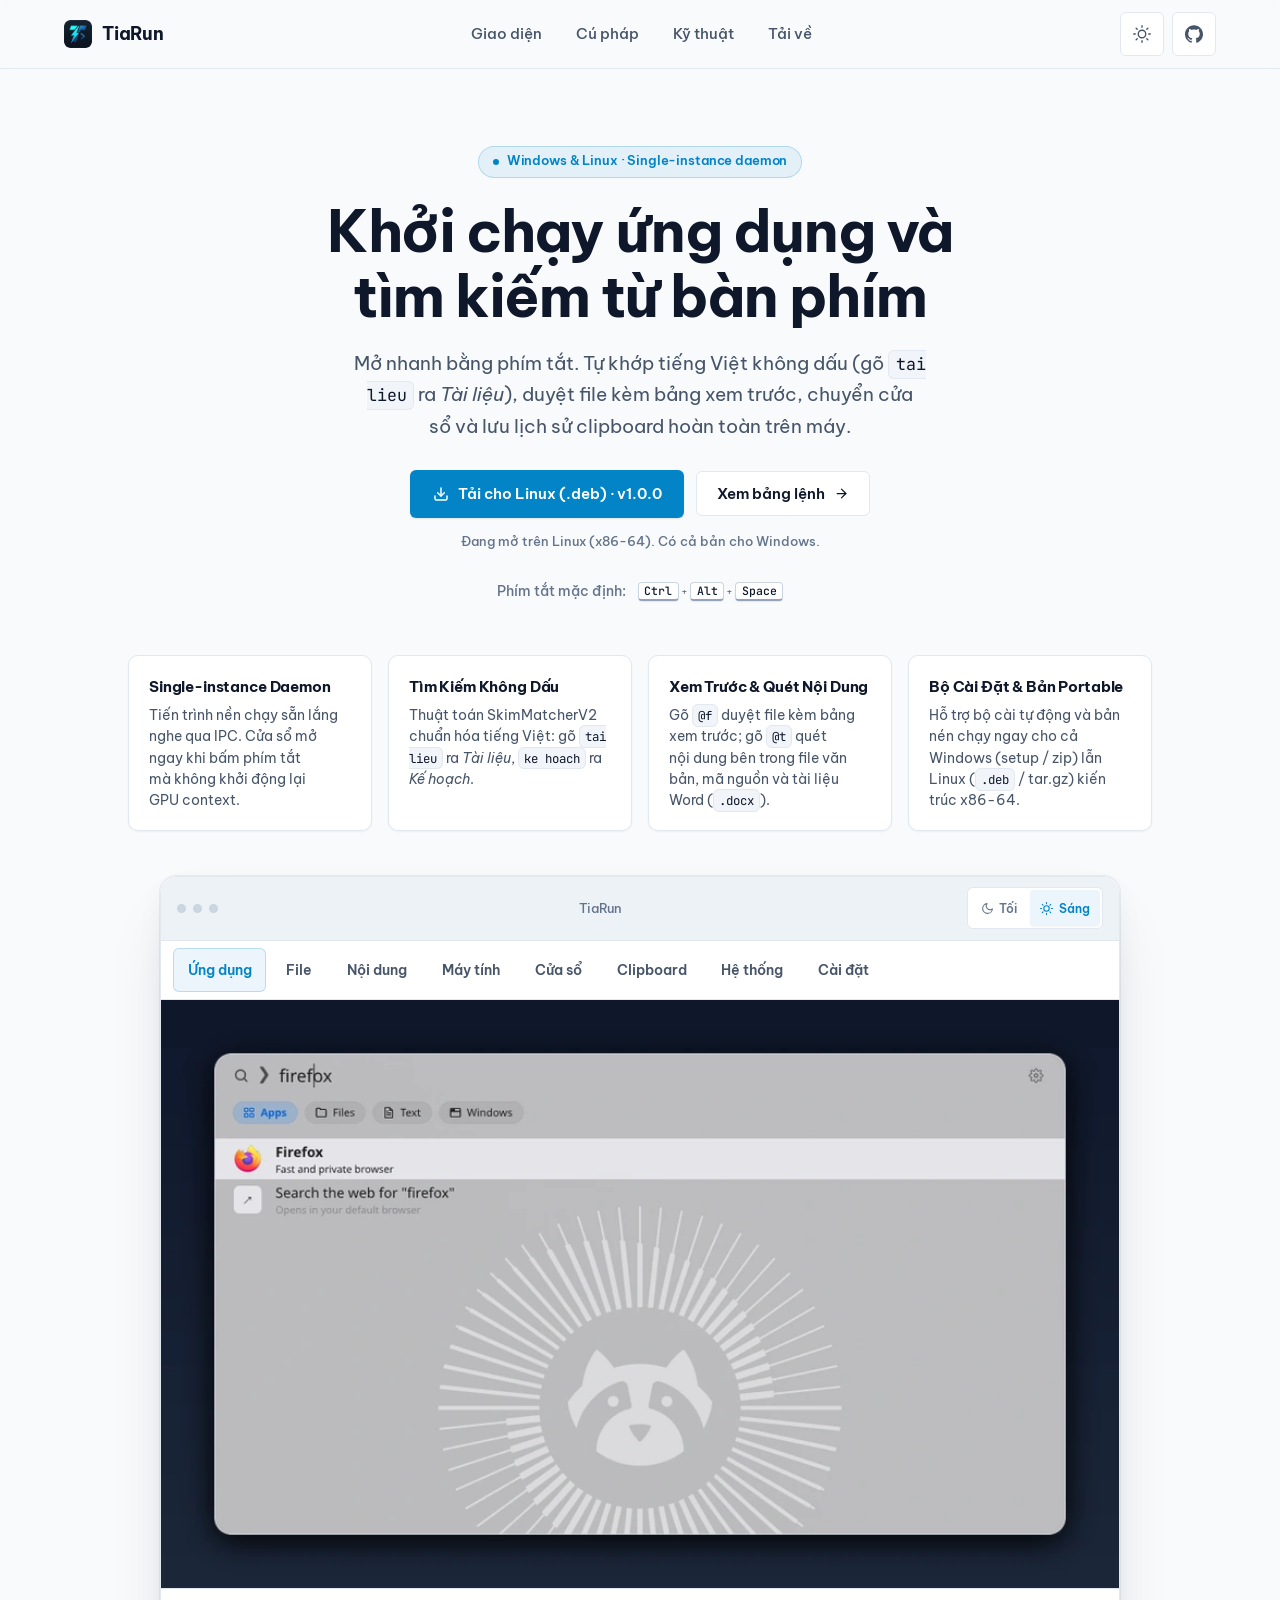
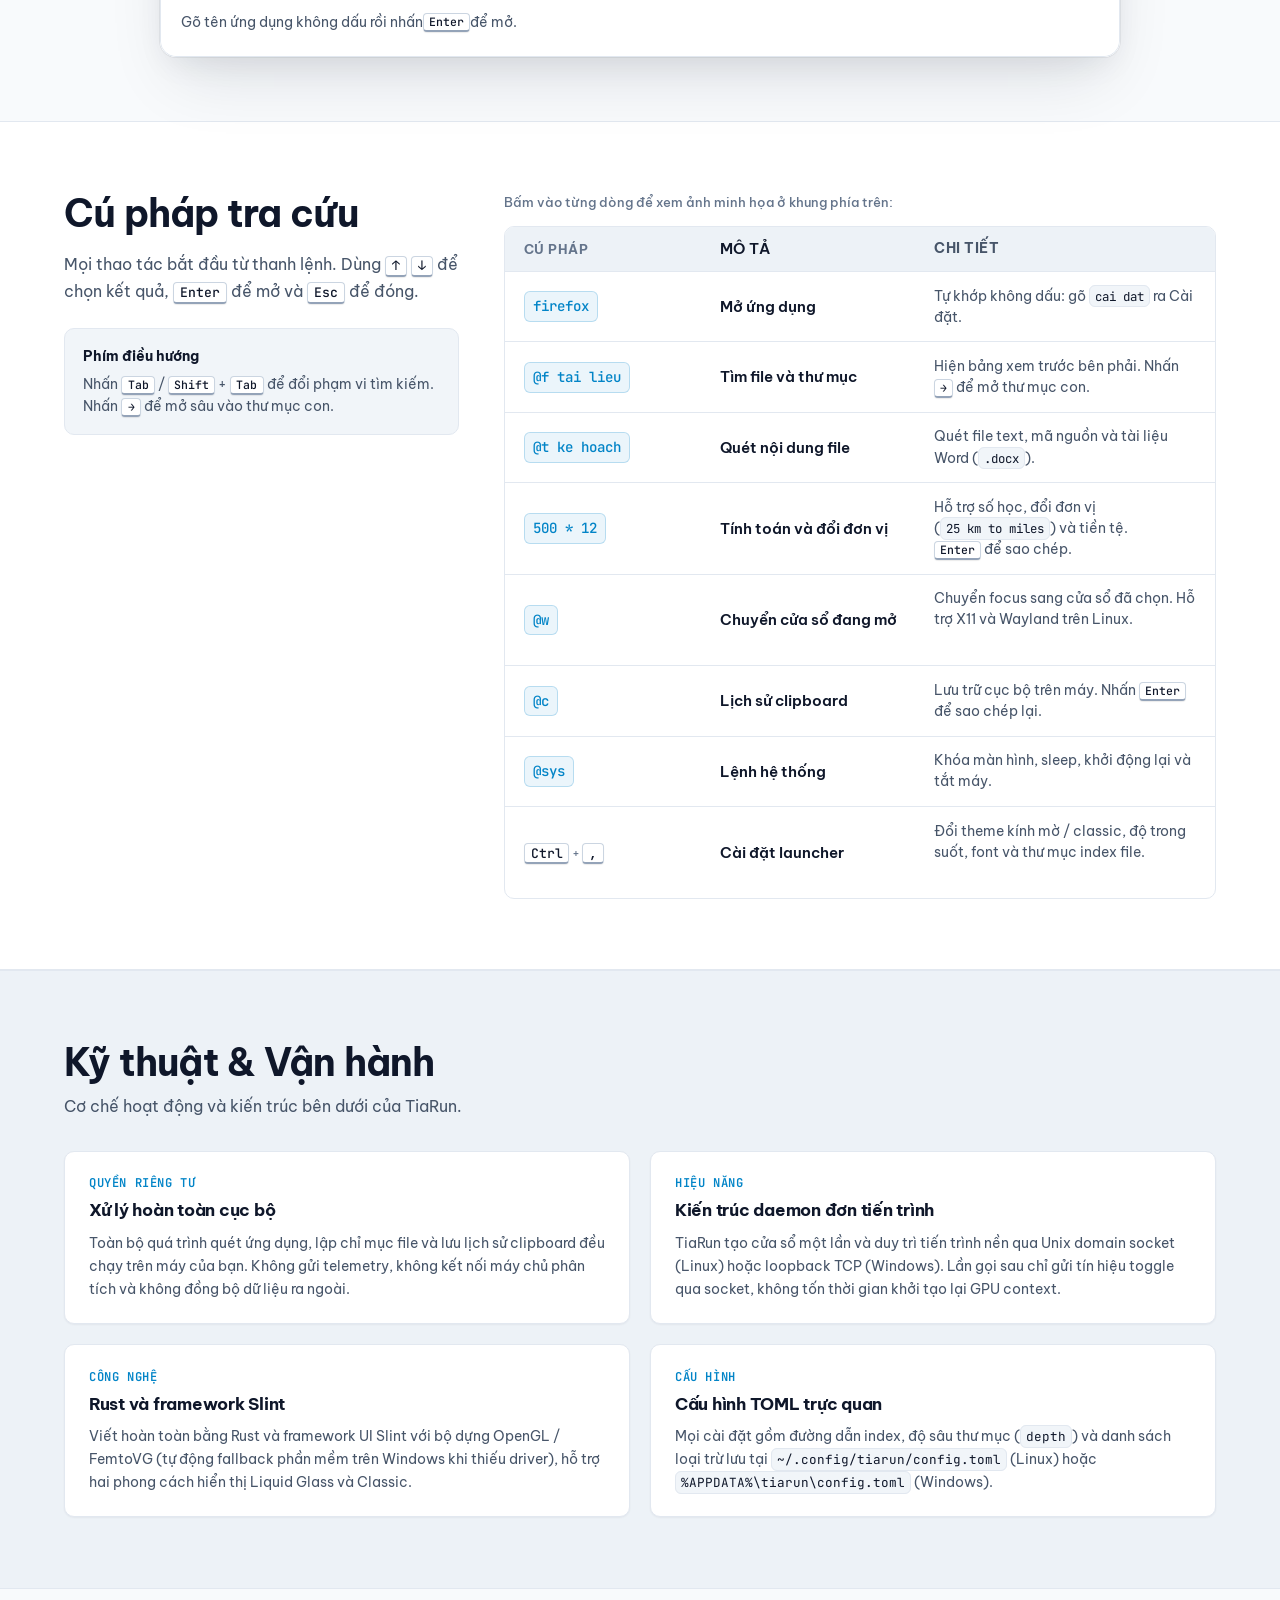
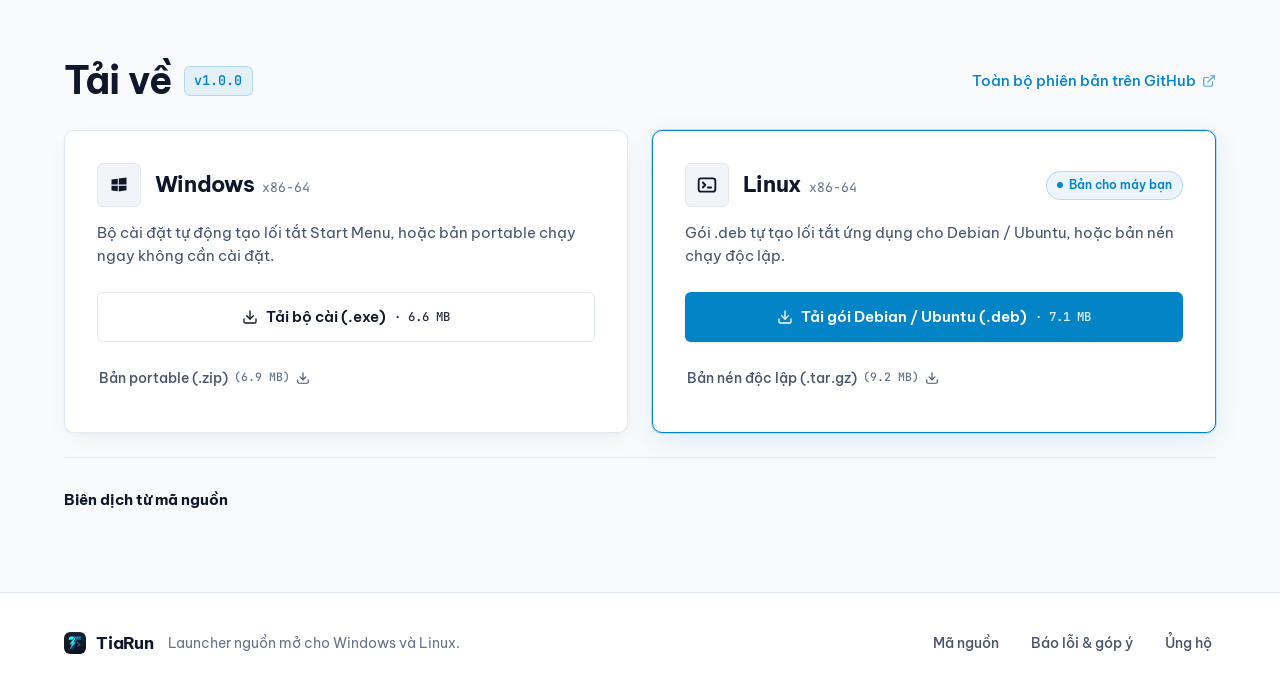
<file: index.html>
<!doctype html>
<html lang="vi" data-theme="dark">
<head>
  <meta charset="utf-8">
  <meta name="viewport" content="width=device-width, initial-scale=1, viewport-fit=cover">
  <title>TiaRun — Launcher điều khiển bằng bàn phím cho Windows và Linux</title>
  <meta name="description" content="Launcher điều khiển bằng bàn phím cho Windows và Linux. Khởi chạy ứng dụng, tìm file tiếng Việt không dấu, xem trước nội dung và tính toán trực tiếp từ thanh lệnh.">
  <meta name="theme-color" content="#0d1117" media="(prefers-color-scheme: dark)">
  <meta name="theme-color" content="#f8fafc" media="(prefers-color-scheme: light)">
  <link rel="canonical" href="https://tiarun.vercel.app/">

  <!-- Open Graph / Social Sharing -->
  <meta property="og:type" content="website">
  <meta property="og:locale" content="vi_VN">
  <meta property="og:url" content="https://tiarun.vercel.app/">
  <meta property="og:title" content="TiaRun — Launcher điều khiển bằng bàn phím cho Windows và Linux">
  <meta property="og:description" content="Khởi chạy ứng dụng, tìm file tiếng Việt không dấu, xem trước nội dung và tính toán từ cùng một thanh lệnh cục bộ.">
  <meta property="og:image" content="https://tiarun.vercel.app/assets/og-image.png">
  <meta property="og:image:alt" content="Logo TiaRun">

  <!-- Favicon -->
  <link rel="icon" type="image/svg+xml" href="assets/favicon.svg">
  <link rel="alternate icon" href="assets/favicon.ico">

  <!-- Typography: Be Vietnam Pro (tối ưu tiếng Việt sắc nét) + JetBrains Mono -->
  <link rel="preconnect" href="https://fonts.googleapis.com">
  <link rel="preconnect" href="https://fonts.gstatic.com" crossorigin>
  <link href="https://fonts.googleapis.com/css2?family=Be+Vietnam+Pro:wght@400;500;600;700&family=JetBrains+Mono:wght@400;500;600&display=swap" rel="stylesheet">

  <link rel="stylesheet" href="style.css?v=1.2.0">
  <script src="app.js?v=1.2.0" defer></script>
</head>
<body id="top">
  <a class="skip-link" href="#main">Đến nội dung chính</a>

  <header class="site-header">
    <div class="container header-inner">
      <a class="brand" href="#top" aria-label="Trang chủ TiaRun">
        <img src="assets/logo.svg" alt="" width="28" height="28" class="brand-logo">
        <span class="brand-name">TiaRun</span>
      </a>

      <nav class="site-nav" aria-label="Điều hướng chính">
        <a href="#gallery" class="nav-link">Giao diện</a>
        <a href="#usage" class="nav-link">Cú pháp</a>
        <a href="#architecture" class="nav-link">Kỹ thuật</a>
        <a href="#download" class="nav-link">Tải về</a>
      </nav>

      <div class="header-actions">
        <button type="button" class="theme-toggle-btn" id="theme-toggle-btn" aria-label="Chuyển giao diện sáng hoặc tối" title="Đổi giao diện sáng/tối">
          <svg class="icon-moon" width="18" height="18" viewBox="0 0 24 24" fill="none" stroke="currentColor" stroke-width="1.8" stroke-linecap="round" stroke-linejoin="round" aria-hidden="true">
            <path d="M21 12.79A9 9 0 1 1 11.21 3 7 7 0 0 0 21 12.79z"/>
          </svg>
          <svg class="icon-sun" width="18" height="18" viewBox="0 0 24 24" fill="none" stroke="currentColor" stroke-width="1.8" stroke-linecap="round" stroke-linejoin="round" aria-hidden="true">
            <circle cx="12" cy="12" r="5"/>
            <line x1="12" y1="1" x2="12" y2="3"/>
            <line x1="12" y1="21" x2="12" y2="23"/>
            <line x1="4.22" y1="4.22" x2="5.64" y2="5.64"/>
            <line x1="18.36" y1="18.36" x2="19.78" y2="19.78"/>
            <line x1="1" y1="12" x2="3" y2="12"/>
            <line x1="21" y1="12" x2="23" y2="12"/>
            <line x1="4.22" y1="19.78" x2="5.64" y2="18.36"/>
            <line x1="18.36" y1="5.64" x2="19.78" y2="4.22"/>
          </svg>
        </button>

        <a class="repo-link" href="https://github.com/hieunx1024/tiarun" target="_blank" rel="noopener noreferrer" aria-label="Mã nguồn TiaRun trên GitHub" title="GitHub">
          <svg viewBox="0 0 24 24" width="18" height="18" fill="currentColor" aria-hidden="true">
            <path d="M12 .297c-6.63 0-12 5.373-12 12 0 5.303 3.438 9.8 8.205 11.385.6.113.82-.258.82-.577 0-.285-.01-1.04-.015-2.04-3.338.724-4.042-1.61-4.042-1.61C4.422 18.07 3.633 17.7 3.633 17.7c-1.087-.744.084-.729.084-.729 1.205.084 1.838 1.236 1.838 1.236 1.07 1.835 2.809 1.305 3.495.998.108-.776.417-1.305.76-1.605-2.665-.3-5.466-1.332-5.466-5.93 0-1.31.465-2.38 1.235-3.22-.135-.303-.54-1.523.105-3.176 0 0 1.005-.322 3.3 1.23.96-.267 1.98-.399 3-.405 1.02.006 2.04.138 3 .405 2.28-1.552 3.285-1.23 3.285-1.23.645 1.653.24 2.873.12 3.176.765.84 1.23 1.91 1.23 3.22 0 4.61-2.805 5.625-5.475 5.92.42.36.81 1.096.81 2.22 0 1.606-.015 2.896-.015 3.286 0 .315.21.69.825.57C20.565 22.092 24 17.592 24 12.297c0-6.627-5.373-12-12-12"/>
          </svg>
        </a>
      </div>
    </div>
  </header>

  <main id="main">
    <!-- Hero Section -->
    <section class="hero container" aria-labelledby="headline">
      <div class="intro">
        <div class="badge-pill">
          <span class="badge-dot" aria-hidden="true"></span>
          <span>Windows & Linux · Single-instance daemon</span>
        </div>
        <h1 id="headline">Khởi chạy ứng dụng và tìm kiếm từ bàn phím</h1>
        <p class="lede">
          Mở nhanh bằng phím tắt. Tự khớp tiếng Việt không dấu (gõ <code>tai lieu</code> ra <em>Tài liệu</em>), duyệt file kèm bảng xem trước, chuyển cửa sổ và lưu lịch sử clipboard hoàn toàn trên máy.
        </p>
        <div class="hero-actions">
          <a class="button primary hero-download-btn" href="#download">
            <svg width="16" height="16" viewBox="0 0 24 24" fill="none" stroke="currentColor" stroke-width="2.2" stroke-linecap="round" stroke-linejoin="round" aria-hidden="true"><path d="M21 15v4a2 2 0 0 1-2 2H5a2 2 0 0 1-2-2v-4"/><polyline points="7 10 12 15 17 10"/><line x1="12" y1="15" x2="12" y2="3"/></svg>
            <span class="hero-download-text">Tải TiaRun v1.0.0</span>
          </a>
          <a class="button secondary" href="#usage">
            <span>Xem bảng lệnh</span>
            <svg width="15" height="15" viewBox="0 0 24 24" fill="none" stroke="currentColor" stroke-width="2" stroke-linecap="round" stroke-linejoin="round" aria-hidden="true"><line x1="5" y1="12" x2="19" y2="12"/><polyline points="12 5 19 12 12 19"/></svg>
          </a>
        </div>
        <p class="hero-os-hint" id="hero-os-hint" hidden></p>
        <div class="shortcut-banner">
          <span class="shortcut-label">Phím tắt mặc định:</span>
          <span class="keys">
            <kbd>Ctrl</kbd><span class="key-sep">+</span><kbd>Alt</kbd><span class="key-sep">+</span><kbd>Space</kbd>
          </span>
        </div>
      </div>

      <!-- Highlights strip: 4 real engineering points -->
      <div class="highlights-grid" aria-label="Đặc tính kỹ thuật cốt lõi">
        <div class="highlight-item">
          <div class="highlight-title">Single-instance Daemon</div>
          <p class="highlight-desc">Tiến trình nền chạy sẵn lắng nghe qua IPC. Cửa sổ mở ngay khi bấm phím tắt mà không khởi động lại GPU context.</p>
        </div>
        <div class="highlight-item">
          <div class="highlight-title">Tìm Kiếm Không Dấu</div>
          <p class="highlight-desc">Thuật toán SkimMatcherV2 chuẩn hóa tiếng Việt: gõ <code>tai lieu</code> ra <em>Tài liệu</em>, <code>ke hoach</code> ra <em>Kế hoạch</em>.</p>
        </div>
        <div class="highlight-item">
          <div class="highlight-title">Xem Trước & Quét Nội Dung</div>
          <p class="highlight-desc">Gõ <code>@f</code> duyệt file kèm bảng xem trước; gõ <code>@t</code> quét nội dung bên trong file văn bản, mã nguồn và tài liệu Word (<code>.docx</code>).</p>
        </div>
        <div class="highlight-item">
          <div class="highlight-title">Bộ Cài Đặt & Bản Portable</div>
          <p class="highlight-desc">Hỗ trợ bộ cài tự động và bản nén chạy ngay cho cả Windows (setup / zip) lẫn Linux (<code>.deb</code> / tar.gz) kiến trúc x86-64.</p>
        </div>
      </div>

      <!-- Interactive Gallery Section -->
      <fieldset class="gallery" id="gallery" data-gallery-theme="dark">
        <legend class="visually-hidden">Ảnh giao diện thực tế của TiaRun</legend>

        <!-- Hidden Radio Inputs for Tab State (progressive enhancement) -->
        <input class="visually-hidden tab-radio" type="radio" name="example" id="example-apps" checked>
        <input class="visually-hidden tab-radio" type="radio" name="example" id="example-files">
        <input class="visually-hidden tab-radio" type="radio" name="example" id="example-text">
        <input class="visually-hidden tab-radio" type="radio" name="example" id="example-calc">
        <input class="visually-hidden tab-radio" type="radio" name="example" id="example-windows">
        <input class="visually-hidden tab-radio" type="radio" name="example" id="example-clipboard">
        <input class="visually-hidden tab-radio" type="radio" name="example" id="example-system">
        <input class="visually-hidden tab-radio" type="radio" name="example" id="example-settings">

        <!-- Window Mockup Frame Header -->
        <div class="gallery-window-header">
          <div class="window-decorations" aria-hidden="true">
            <span class="window-dot dot-close"></span>
            <span class="window-dot dot-min"></span>
            <span class="window-dot dot-max"></span>
          </div>

          <div class="window-title-bar">
            <span class="window-title-text">TiaRun</span>
          </div>

          <!-- Segmented Control for Gallery Theme (Tối | Sáng) -->
          <div class="segmented-control" role="group" aria-label="Chế độ màu xem trước">
            <button type="button" class="segment-btn active" data-theme-target="dark" id="btn-theme-dark" aria-pressed="true">
              <svg width="13" height="13" viewBox="0 0 24 24" fill="none" stroke="currentColor" stroke-width="2" stroke-linecap="round" stroke-linejoin="round" aria-hidden="true"><path d="M21 12.79A9 9 0 1 1 11.21 3 7 7 0 0 0 21 12.79z"/></svg>
              <span>Tối</span>
            </button>
            <button type="button" class="segment-btn" data-theme-target="light" id="btn-theme-light" aria-pressed="false">
              <svg width="13" height="13" viewBox="0 0 24 24" fill="none" stroke="currentColor" stroke-width="2" stroke-linecap="round" stroke-linejoin="round" aria-hidden="true"><circle cx="12" cy="12" r="5"/><line x1="12" y1="1" x2="12" y2="3"/><line x1="12" y1="21" x2="12" y2="23"/><line x1="4.22" y1="4.22" x2="5.64" y2="5.64"/><line x1="18.36" y1="18.36" x2="19.78" y2="19.78"/><line x1="1" y1="12" x2="3" y2="12"/><line x1="21" y1="12" x2="23" y2="12"/><line x1="4.22" y1="19.78" x2="5.64" y2="18.36"/><line x1="18.36" y1="5.64" x2="19.78" y2="4.22"/></svg>
              <span>Sáng</span>
            </button>
          </div>
        </div>

        <!-- 8 Tabs Bar (Horizontal scroll on mobile) -->
        <div class="gallery-tabs-wrapper">
          <div class="gallery-tabs" role="tablist" aria-label="Các chế độ hoạt động">
            <label for="example-apps" role="tab" id="tab-apps" class="tab-label" tabindex="0">Ứng dụng</label>
            <label for="example-files" role="tab" id="tab-files" class="tab-label" tabindex="0">File</label>
            <label for="example-text" role="tab" id="tab-text" class="tab-label" tabindex="0">Nội dung</label>
            <label for="example-calc" role="tab" id="tab-calc" class="tab-label" tabindex="0">Máy tính</label>
            <label for="example-windows" role="tab" id="tab-windows" class="tab-label" tabindex="0">Cửa sổ</label>
            <label for="example-clipboard" role="tab" id="tab-clipboard" class="tab-label" tabindex="0">Clipboard</label>
            <label for="example-system" role="tab" id="tab-system" class="tab-label" tabindex="0">Hệ thống</label>
            <label for="example-settings" role="tab" id="tab-settings" class="tab-label" tabindex="0">Cài đặt</label>
          </div>
        </div>

        <!-- Visual Stage Content (8 Views) -->
        <figure class="example apps" role="tabpanel" aria-labelledby="tab-apps">
          <div class="example-stage">
            <img class="img-dark" src="assets/demo-apps-dark.webp?v=1.0.6" width="880" height="540" alt="Tìm kiếm ứng dụng trên TiaRun giao diện tối" loading="eager">
            <img class="img-light" src="assets/demo-apps-light.webp?v=1.0.6" width="880" height="540" alt="Tìm kiếm ứng dụng trên TiaRun giao diện sáng" loading="eager">
          </div>
          <figcaption>
            Gõ tên ứng dụng không dấu rồi nhấn <kbd>Enter</kbd> để mở.
          </figcaption>
        </figure>

        <figure class="example files" role="tabpanel" aria-labelledby="tab-files">
          <div class="example-stage">
            <img class="img-dark" src="assets/demo-files-dark.webp?v=1.0.6" width="880" height="540" alt="Tìm kiếm file và thư mục trên TiaRun giao diện tối" loading="lazy">
            <img class="img-light" src="assets/demo-files-light.webp?v=1.0.6" width="880" height="540" alt="Tìm kiếm file và thư mục trên TiaRun giao diện sáng" loading="lazy">
          </div>
          <figcaption>
            Gõ <code>@f</code> để tìm file kèm bảng xem trước. Nhấn <kbd>→</kbd> để mở thư mục con.
          </figcaption>
        </figure>

        <figure class="example text" role="tabpanel" aria-labelledby="tab-text">
          <div class="example-stage">
            <img class="img-dark" src="assets/demo-text-dark.webp?v=1.0.6" width="880" height="540" alt="Tìm kiếm nội dung văn bản bên trong file trên TiaRun giao diện tối" loading="lazy">
            <img class="img-light" src="assets/demo-text-light.webp?v=1.0.6" width="880" height="540" alt="Tìm kiếm nội dung văn bản bên trong file trên TiaRun giao diện sáng" loading="lazy">
          </div>
          <figcaption>
            Gõ <code>@t</code> để tìm nội dung trong file văn bản, mã nguồn và tài liệu Word (<code>.docx</code>).
          </figcaption>
        </figure>

        <figure class="example calc" role="tabpanel" aria-labelledby="tab-calc">
          <div class="example-stage">
            <img class="img-dark" src="assets/demo-calc-dark.webp?v=1.0.6" width="880" height="540" alt="Tính toán số học và đổi đơn vị trên TiaRun giao diện tối" loading="lazy">
            <img class="img-light" src="assets/demo-calc-light.webp?v=1.0.6" width="880" height="540" alt="Tính toán số học và đổi đơn vị trên TiaRun giao diện sáng" loading="lazy">
          </div>
          <figcaption>
            Tính toán số học hoặc đổi đơn vị. Nhấn <kbd>Enter</kbd> để sao chép kết quả.
          </figcaption>
        </figure>

        <figure class="example windows" role="tabpanel" aria-labelledby="tab-windows">
          <div class="example-stage">
            <img class="img-dark" src="assets/demo-windows-dark.webp?v=1.0.6" width="880" height="540" alt="Chuyển đổi cửa sổ đang mở trên TiaRun giao diện tối" loading="lazy">
            <img class="img-light" src="assets/demo-windows-light.webp?v=1.0.6" width="880" height="540" alt="Chuyển đổi cửa sổ đang mở trên TiaRun giao diện sáng" loading="lazy">
          </div>
          <figcaption>
            Gõ <code>@w</code> để liệt kê và chuyển focus sang cửa sổ đang mở.
          </figcaption>
        </figure>

        <figure class="example clipboard" role="tabpanel" aria-labelledby="tab-clipboard">
          <div class="example-stage">
            <img class="img-dark" src="assets/demo-clipboard-dark.webp?v=1.0.6" width="880" height="540" alt="Lịch sử clipboard trên TiaRun giao diện tối" loading="lazy">
            <img class="img-light" src="assets/demo-clipboard-light.webp?v=1.0.6" width="880" height="540" alt="Lịch sử clipboard trên TiaRun giao diện sáng" loading="lazy">
          </div>
          <figcaption>
            Gõ <code>@c</code> để tìm lại và sao chép đoạn văn bản từ lịch sử clipboard.
          </figcaption>
        </figure>

        <figure class="example system" role="tabpanel" aria-labelledby="tab-system">
          <div class="example-stage">
            <img class="img-dark" src="assets/demo-system-dark.webp?v=1.0.6" width="880" height="540" alt="Thao tác lệnh hệ thống trên TiaRun giao diện tối" loading="lazy">
            <img class="img-light" src="assets/demo-system-light.webp?v=1.0.6" width="880" height="540" alt="Thao tác lệnh hệ thống trên TiaRun giao diện sáng" loading="lazy">
          </div>
          <figcaption>
            Gõ <code>@sys</code> để khóa màn hình, sleep, khởi động lại hoặc tắt máy.
          </figcaption>
        </figure>

        <figure class="example settings" role="tabpanel" aria-labelledby="tab-settings">
          <div class="example-stage">
            <img class="img-dark" src="assets/demo-settings-dark.webp?v=1.0.6" width="880" height="540" alt="Bảng tùy chỉnh cài đặt trên TiaRun giao diện tối" loading="lazy">
            <img class="img-light" src="assets/demo-settings-light.webp?v=1.0.6" width="880" height="540" alt="Bảng tùy chỉnh cài đặt trên TiaRun giao diện sáng" loading="lazy">
          </div>
          <figcaption>
            Nhấn <kbd>Ctrl</kbd> + <kbd>,</kbd> để đổi theme kính mờ, độ trong suốt và thư mục quét file.
          </figcaption>
        </figure>
      </fieldset>
    </section>

    <!-- Usage & Shortcuts Section (Cheatsheet) -->
    <section class="section usage-section" id="usage" aria-labelledby="usage-heading">
      <div class="container section-grid">
        <div class="usage-intro">
          <h2 id="usage-heading">Cú pháp tra cứu</h2>
          <p class="usage-summary">
            Mọi thao tác bắt đầu từ thanh lệnh. Dùng <kbd>↑</kbd> <kbd>↓</kbd> để chọn kết quả, <kbd>Enter</kbd> để mở và <kbd>Esc</kbd> để đóng.
          </p>
          <div class="usage-navigation-hint">
            <div class="hint-title">Phím điều hướng</div>
            <p>
              Nhấn <kbd>Tab</kbd> / <kbd>Shift</kbd> + <kbd>Tab</kbd> để đổi phạm vi tìm kiếm. Nhấn <kbd>→</kbd> để mở sâu vào thư mục con.
            </p>
          </div>
        </div>

        <div class="commands-wrapper">
          <div class="commands-header-note">
            <span>Bấm vào từng dòng để xem ảnh minh họa ở khung phía trên:</span>
          </div>

          <div class="cheatsheet-table" role="region" aria-label="Bảng cú pháp lệnh TiaRun">
            <div class="cheatsheet-row header-row">
              <span class="col-cmd">Cú pháp</span>
              <span class="col-desc">Mô tả</span>
              <span class="col-note">Chi tiết</span>
            </div>

            <div class="command-row" data-target-tab="apps" role="button" tabindex="0" title="Bấm để xem minh họa Ứng dụng">
              <div class="col-cmd"><code>firefox</code></div>
              <div class="col-desc">Mở ứng dụng</div>
              <div class="col-note"><span class="note-text">Tự khớp không dấu: gõ <code>cai dat</code> ra Cài đặt.</span> <span class="inspect-tag" aria-hidden="true">Xem demo ↗</span></div>
            </div>

            <div class="command-row" data-target-tab="files" role="button" tabindex="0" title="Bấm để xem minh họa File">
              <div class="col-cmd"><code>@f tai lieu</code></div>
              <div class="col-desc">Tìm file và thư mục</div>
              <div class="col-note"><span class="note-text">Hiện bảng xem trước bên phải. Nhấn <kbd>→</kbd> để mở thư mục con.</span> <span class="inspect-tag" aria-hidden="true">Xem demo ↗</span></div>
            </div>

            <div class="command-row" data-target-tab="text" role="button" tabindex="0" title="Bấm để xem minh họa Nội dung">
              <div class="col-cmd"><code>@t ke hoach</code></div>
              <div class="col-desc">Quét nội dung file</div>
              <div class="col-note"><span class="note-text">Quét file text, mã nguồn và tài liệu <span class="text-nowrap">Word (<code>.docx</code>).</span></span> <span class="inspect-tag" aria-hidden="true">Xem demo ↗</span></div>
            </div>

            <div class="command-row" data-target-tab="calc" role="button" tabindex="0" title="Bấm để xem minh họa Máy tính">
              <div class="col-cmd"><code>500 * 12</code></div>
              <div class="col-desc">Tính toán và đổi đơn vị</div>
              <div class="col-note"><span class="note-text">Hỗ trợ số học, đổi đơn vị <span class="text-nowrap">(<code>25 km to miles</code>)</span> và tiền tệ. <span class="text-nowrap"><kbd>Enter</kbd> để sao chép.</span></span> <span class="inspect-tag" aria-hidden="true">Xem demo ↗</span></div>
            </div>

            <div class="command-row" data-target-tab="windows" role="button" tabindex="0" title="Bấm để xem minh họa Cửa sổ">
              <div class="col-cmd"><code>@w</code></div>
              <div class="col-desc">Chuyển cửa sổ đang mở</div>
              <div class="col-note"><span class="note-text">Chuyển focus sang cửa sổ đã chọn. Hỗ trợ X11 và Wayland trên Linux.</span> <span class="inspect-tag" aria-hidden="true">Xem demo ↗</span></div>
            </div>

            <div class="command-row" data-target-tab="clipboard" role="button" tabindex="0" title="Bấm để xem minh họa Clipboard">
              <div class="col-cmd"><code>@c</code></div>
              <div class="col-desc">Lịch sử clipboard</div>
              <div class="col-note"><span class="note-text">Lưu trữ cục bộ trên máy. Nhấn <kbd>Enter</kbd> để sao chép lại.</span> <span class="inspect-tag" aria-hidden="true">Xem demo ↗</span></div>
            </div>

            <div class="command-row" data-target-tab="system" role="button" tabindex="0" title="Bấm để xem minh họa Hệ thống">
              <div class="col-cmd"><code>@sys</code></div>
              <div class="col-desc">Lệnh hệ thống</div>
              <div class="col-note"><span class="note-text">Khóa màn hình, sleep, khởi động lại và tắt máy.</span> <span class="inspect-tag" aria-hidden="true">Xem demo ↗</span></div>
            </div>

            <div class="command-row" data-target-tab="settings" role="button" tabindex="0" title="Bấm để xem minh họa Cài đặt">
              <div class="col-cmd"><kbd>Ctrl</kbd><span class="key-sep">+</span><kbd>,</kbd></div>
              <div class="col-desc">Cài đặt launcher</div>
              <div class="col-note"><span class="note-text">Đổi theme kính mờ / classic, độ trong suốt, font và thư mục index file.</span> <span class="inspect-tag" aria-hidden="true">Xem demo ↗</span></div>
            </div>
          </div>
        </div>
      </div>
    </section>

    <!-- Technical Architecture Section (Fact-based Engineering Notes) -->
    <section class="section tech-section" id="architecture" aria-labelledby="tech-heading">
      <div class="container">
        <div class="tech-header">
          <h2 id="tech-heading">Kỹ thuật & Vận hành</h2>
          <p class="tech-lede">Cơ chế hoạt động và kiến trúc bên dưới của TiaRun.</p>
        </div>

        <div class="tech-grid">
          <article class="tech-card">
            <div class="tech-card-header">
              <span class="tech-tag">Quyền riêng tư</span>
              <h3>Xử lý hoàn toàn cục bộ</h3>
            </div>
            <p>Toàn bộ quá trình quét ứng dụng, lập chỉ mục file và lưu lịch sử clipboard đều chạy trên máy của bạn. Không gửi telemetry, không kết nối máy chủ phân tích và không đồng bộ dữ liệu ra ngoài.</p>
          </article>

          <article class="tech-card">
            <div class="tech-card-header">
              <span class="tech-tag">Hiệu năng</span>
              <h3>Kiến trúc daemon đơn tiến trình</h3>
            </div>
            <p>TiaRun tạo cửa sổ một lần và duy trì tiến trình nền qua Unix domain socket (Linux) hoặc loopback TCP (Windows). Lần gọi sau chỉ gửi tín hiệu toggle qua socket, không tốn thời gian khởi tạo lại GPU context.</p>
          </article>

          <article class="tech-card">
            <div class="tech-card-header">
              <span class="tech-tag">Công nghệ</span>
              <h3>Rust và framework Slint</h3>
            </div>
            <p>Viết hoàn toàn bằng Rust và framework UI Slint với bộ dựng OpenGL / FemtoVG (tự động fallback phần mềm trên Windows khi thiếu driver), hỗ trợ hai phong cách hiển thị Liquid Glass và Classic.</p>
          </article>

          <article class="tech-card">
            <div class="tech-card-header">
              <span class="tech-tag">Cấu hình</span>
              <h3>Cấu hình TOML trực quan</h3>
            </div>
            <p>Mọi cài đặt gồm đường dẫn index, độ sâu thư mục (<code>depth</code>) và danh sách loại trừ lưu tại <code>~/.config/tiarun/config.toml</code> (Linux) hoặc <code>%APPDATA%\tiarun\config.toml</code> (Windows).</p>
          </article>
        </div>
      </div>
    </section>

    <!-- Download Section -->
    <section class="section download-section" id="download" aria-labelledby="download-heading">
      <div class="container">
        <div class="download-heading">
          <div class="download-title-group">
            <h2 id="download-heading">Tải về</h2>
            <span class="release-tag-badge" id="release-version-badge">v1.0.0</span>
          </div>
          <a class="text-link" href="https://github.com/hieunx1024/tiarun/releases" target="_blank" rel="noopener noreferrer">
            <span>Toàn bộ phiên bản trên GitHub</span>
            <svg class="external-icon" width="14" height="14" viewBox="0 0 24 24" fill="none" stroke="currentColor" stroke-width="2" stroke-linecap="round" stroke-linejoin="round" aria-hidden="true"><path d="M18 13v6a2 2 0 0 1-2 2H5a2 2 0 0 1-2-2V8a2 2 0 0 1 2-2h6"/><polyline points="15 3 21 3 21 9"/><line x1="10" y1="14" x2="21" y2="3"/></svg>
          </a>
        </div>

        <div class="downloads-grid">
          <!-- Windows Card -->
          <article class="download-card" id="card-windows">
            <div class="card-header">
              <div class="os-icon os-windows" aria-hidden="true">
                <svg viewBox="0 0 24 24" width="20" height="20" fill="currentColor" aria-hidden="true">
                  <path d="M3 5.479L10.5 4.457V11.25H3V5.479ZM3 12.75H10.5V19.543L3 18.521V12.75ZM11.75 4.293L21 3V11.25H11.75V4.293ZM21 12.75L11.75 12.75V19.707L21 18.414V12.75Z"/>
                </svg>
              </div>
              <div class="os-info">
                <h3>Windows</h3>
                <span class="os-arch">x86-64</span>
              </div>
              <span class="os-badge" id="badge-windows" hidden>
                <span class="badge-dot" aria-hidden="true"></span>Bản cho máy bạn
              </span>
            </div>

            <p class="card-desc">Bộ cài đặt tự động tạo lối tắt Start Menu, hoặc bản portable chạy ngay không cần cài đặt.</p>

            <div class="card-actions">
              <a class="button secondary download-btn" data-package="exe" href="https://github.com/hieunx1024/tiarun/releases/download/v1.0.0/tiarun-setup.exe">
                <svg width="16" height="16" viewBox="0 0 24 24" fill="none" stroke="currentColor" stroke-width="2" stroke-linecap="round" stroke-linejoin="round" aria-hidden="true"><path d="M21 15v4a2 2 0 0 1-2 2H5a2 2 0 0 1-2-2v-4"/><polyline points="7 10 12 15 17 10"/><line x1="12" y1="15" x2="12" y2="3"/></svg>
                <span class="btn-label">Tải bộ cài (.exe)</span>
                <span class="file-size" id="size-exe">· 6.6 MB</span>
              </a>

              <a class="text-link secondary-download" data-package="zip" href="https://github.com/hieunx1024/tiarun/releases/download/v1.0.0/tiarun-windows-x86_64.zip">
                <span>Bản portable (.zip)</span>
                <span class="file-size-inline" id="size-zip">(6.9 MB)</span>
                <svg width="14" height="14" viewBox="0 0 24 24" fill="none" stroke="currentColor" stroke-width="2" stroke-linecap="round" stroke-linejoin="round" aria-hidden="true"><path d="M21 15v4a2 2 0 0 1-2 2H5a2 2 0 0 1-2-2v-4"/><polyline points="7 10 12 15 17 10"/><line x1="12" y1="15" x2="12" y2="3"/></svg>
              </a>
            </div>
          </article>

          <!-- Linux Card -->
          <article class="download-card" id="card-linux">
            <div class="card-header">
              <div class="os-icon os-linux" aria-hidden="true">
                <svg viewBox="0 0 24 24" width="20" height="20" fill="none" stroke="currentColor" stroke-width="2.2" stroke-linecap="round" stroke-linejoin="round" aria-hidden="true">
                  <rect x="2" y="4" width="20" height="16" rx="3" />
                  <path d="m7 9 3 3-3 3" />
                  <path d="M13 15h4" />
                </svg>
              </div>
              <div class="os-info">
                <h3>Linux</h3>
                <span class="os-arch">x86-64</span>
              </div>
              <span class="os-badge" id="badge-linux" hidden>
                <span class="badge-dot" aria-hidden="true"></span>Bản cho máy bạn
              </span>
            </div>

            <p class="card-desc">Gói .deb tự tạo lối tắt ứng dụng cho Debian / Ubuntu, hoặc bản nén chạy độc lập.</p>

            <div class="card-actions">
              <a class="button secondary download-btn" data-package="deb" href="https://github.com/hieunx1024/tiarun/releases/download/v1.0.0/tiarun_1.0.0_amd64.deb">
                <svg width="16" height="16" viewBox="0 0 24 24" fill="none" stroke="currentColor" stroke-width="2" stroke-linecap="round" stroke-linejoin="round" aria-hidden="true"><path d="M21 15v4a2 2 0 0 1-2 2H5a2 2 0 0 1-2-2v-4"/><polyline points="7 10 12 15 17 10"/><line x1="12" y1="15" x2="12" y2="3"/></svg>
                <span class="btn-label">Tải gói Debian / Ubuntu (.deb)</span>
                <span class="file-size" id="size-deb">· 7.1 MB</span>
              </a>

              <a class="text-link secondary-download" data-package="tar" href="https://github.com/hieunx1024/tiarun/releases/download/v1.0.0/tiarun-linux-x86_64.tar.gz">
                <span>Bản nén độc lập (.tar.gz)</span>
                <span class="file-size-inline" id="size-tar">(9.2 MB)</span>
                <svg width="14" height="14" viewBox="0 0 24 24" fill="none" stroke="currentColor" stroke-width="2" stroke-linecap="round" stroke-linejoin="round" aria-hidden="true"><path d="M21 15v4a2 2 0 0 1-2 2H5a2 2 0 0 1-2-2v-4"/><polyline points="7 10 12 15 17 10"/><line x1="12" y1="15" x2="12" y2="3"/></svg>
              </a>
            </div>
          </article>
        </div>

        <!-- Build from Source Collapsible -->
        <details class="build-guide">
          <summary>Biên dịch từ mã nguồn</summary>
          <div class="build-guide-content">
            <p>Yêu cầu Rust toolchain phiên bản ổn định (stable) và Cargo. Cài đặt các thư viện đồ họa hệ thống trên Debian / Ubuntu:</p>
            <pre><code>sudo apt install build-essential pkg-config libxkbcommon-dev libxkbcommon-x11-dev \
  libfontconfig1-dev libwayland-dev libegl1-mesa-dev libgl1-mesa-dev libx11-dev libx11-xcb-dev</code></pre>
            <p>Clone kho mã nguồn và biên dịch bản release tối ưu:</p>
            <pre><code>git clone https://github.com/hieunx1024/tiarun.git
cd tiarun
cargo build --release --locked</code></pre>
            <p>File thực thi sau khi biên dịch nằm tại <code>target/release/tiarun</code> (Linux) hoặc <code>target\release\tiarun.exe</code> (Windows).</p>
            <a class="text-link" href="https://github.com/hieunx1024/tiarun#build-from-source" target="_blank" rel="noopener noreferrer">
              <span>Xem tài liệu chi tiết trên GitHub</span>
              <svg class="external-icon" width="13" height="13" viewBox="0 0 24 24" fill="none" stroke="currentColor" stroke-width="2" stroke-linecap="round" stroke-linejoin="round" aria-hidden="true"><path d="M18 13v6a2 2 0 0 1-2 2H5a2 2 0 0 1-2-2V8a2 2 0 0 1 2-2h6"/><polyline points="15 3 21 3 21 9"/><line x1="10" y1="14" x2="21" y2="3"/></svg>
            </a>
          </div>
        </details>
      </div>
    </section>
  </main>

  <footer class="site-footer">
    <div class="container footer-inner">
      <div class="footer-brand">
        <img src="assets/logo.svg" alt="" width="22" height="22" class="brand-logo">
        <span class="footer-name">TiaRun</span>
        <span class="footer-desc">Launcher nguồn mở cho Windows và Linux.</span>
      </div>

      <nav class="footer-nav" aria-label="Liên kết dự án">
        <a href="https://github.com/hieunx1024/tiarun" target="_blank" rel="noopener noreferrer">Mã nguồn</a>
        <a href="https://github.com/hieunx1024/tiarun/issues" target="_blank" rel="noopener noreferrer">Báo lỗi & góp ý</a>
        <button type="button" class="footer-donate-btn" id="btn-open-donate">Ủng hộ</button>
      </nav>
    </div>
  </footer>

  <!-- Donate Dialog Modal (Pure Semantic HTML5 Dialog) -->
  <dialog class="donate-dialog" id="donate-dialog" aria-labelledby="donate-title">
    <div class="donate-modal-inner">
      <div class="donate-modal-header">
        <h3 id="donate-title">Ủng hộ phát triển TiaRun</h3>
        <button type="button" class="donate-close-btn" id="btn-close-donate" aria-label="Đóng hộp thoại ủng hộ" title="Đóng">
          <svg width="18" height="18" viewBox="0 0 24 24" fill="none" stroke="currentColor" stroke-width="2" stroke-linecap="round" stroke-linejoin="round" aria-hidden="true">
            <line x1="18" y1="6" x2="6" y2="18"></line>
            <line x1="6" y1="6" x2="18" y2="18"></line>
          </svg>
        </button>
      </div>

      <p class="donate-lead">
        TiaRun là phần mềm mã nguồn mở miễn phí. Nếu ứng dụng hữu ích cho công việc hằng ngày, bạn có thể ủng hộ để duy trì phát triển dự án.
      </p>

      <div class="donate-methods">
        <!-- Chuyển khoản trong nước (VietQR) -->
        <div class="donate-method-card">
          <div class="donate-method-title">Chuyển khoản trong nước (VietQR)</div>
          <div class="qr-container">
            <!-- Tác giả có thể thay ảnh assets/vietqr.png bằng mã QR tài khoản ngân hàng thực tế -->
            <img src="assets/vietqr.png" alt="Mã VietQR ủng hộ tác giả TiaRun" width="160" height="160" class="qr-image" onerror="this.style.display='none'; document.getElementById('qr-fallback').style.display='flex';">
            <div id="qr-fallback" class="qr-fallback" style="display: none;">
              <span>Quét mã VietQR</span>
            </div>
          </div>
          <div class="bank-details">
            <div class="bank-row"><span class="bank-k">Ngân hàng</span><span class="bank-v">MBBank (Quân Đội)</span></div>
            <div class="bank-row"><span class="bank-k">Số tài khoản</span><code class="bank-v bank-code">TIARUN</code></div>
            <div class="bank-row"><span class="bank-k">Chủ tài khoản</span><span class="bank-v">NGUYEN XUAN HIEU</span></div>
          </div>
        </div>

        <!-- Quốc tế (GitHub Sponsors & Ko-fi) -->
        <div class="donate-method-card">
          <div class="donate-method-title">Quốc tế (International)</div>
          <p class="donate-intl-desc">Ủng hộ qua các nền tảng tài trợ dành cho nhà phát triển mã nguồn mở:</p>
          <div class="donate-intl-buttons">
            <!-- Thay đổi đường dẫn GitHub Sponsors / Ko-fi của bạn tại đây -->
            <a class="button secondary donate-intl-btn" href="https://github.com/sponsors/hieunx1024" target="_blank" rel="noopener noreferrer">
              <svg viewBox="0 0 24 24" width="16" height="16" fill="currentColor" aria-hidden="true">
                <path d="M12 .297c-6.63 0-12 5.373-12 12 0 5.303 3.438 9.8 8.205 11.385.6.113.82-.258.82-.577 0-.285-.01-1.04-.015-2.04-3.338.724-4.042-1.61-4.042-1.61C4.422 18.07 3.633 17.7 3.633 17.7c-1.087-.744.084-.729.084-.729 1.205.084 1.838 1.236 1.838 1.236 1.07 1.835 2.809 1.305 3.495.998.108-.776.417-1.305.76-1.605-2.665-.3-5.466-1.332-5.466-5.93 0-1.31.465-2.38 1.235-3.22-.135-.303-.54-1.523.105-3.176 0 0 1.005-.322 3.3 1.23.96-.267 1.98-.399 3-.405 1.02.006 2.04.138 3 .405 2.28-1.552 3.285-1.23 3.285-1.23.645 1.653.24 2.873.12 3.176.765.84 1.23 1.91 1.23 3.22 0 4.61-2.805 5.625-5.475 5.92.42.36.81 1.096.81 2.22 0 1.606-.015 2.896-.015 3.286 0 .315.21.69.825.57C20.565 22.092 24 17.592 24 12.297c0-6.627-5.373-12-12-12"/>
              </svg>
              <span>GitHub Sponsors</span>
              <svg class="external-icon" width="13" height="13" viewBox="0 0 24 24" fill="none" stroke="currentColor" stroke-width="2" stroke-linecap="round" stroke-linejoin="round" aria-hidden="true"><path d="M18 13v6a2 2 0 0 1-2 2H5a2 2 0 0 1-2-2V8a2 2 0 0 1 2-2h6"/><polyline points="15 3 21 3 21 9"/><line x1="10" y1="14" x2="21" y2="3"/></svg>
            </a>

            <a class="button secondary donate-intl-btn" href="https://ko-fi.com/hieunx" target="_blank" rel="noopener noreferrer">
              <svg viewBox="0 0 24 24" width="16" height="16" fill="none" stroke="currentColor" stroke-width="2" stroke-linecap="round" stroke-linejoin="round" aria-hidden="true">
                <path d="M18 8h1a4 4 0 0 1 0 8h-1"></path>
                <path d="M2 8h16v9a4 4 0 0 1-4 4H6a4 4 0 0 1-4-4V8z"></path>
                <line x1="6" y1="1" x2="6" y2="4"></line>
                <line x1="10" y1="1" x2="10" y2="4"></line>
                <line x1="14" y1="1" x2="14" y2="4"></line>
              </svg>
              <span>Ko-fi</span>
              <svg class="external-icon" width="13" height="13" viewBox="0 0 24 24" fill="none" stroke="currentColor" stroke-width="2" stroke-linecap="round" stroke-linejoin="round" aria-hidden="true"><path d="M18 13v6a2 2 0 0 1-2 2H5a2 2 0 0 1-2-2V8a2 2 0 0 1 2-2h6"/><polyline points="15 3 21 3 21 9"/><line x1="10" y1="14" x2="21" y2="3"/></svg>
            </a>
          </div>
        </div>
      </div>
    </div>
  </dialog>
</body>
</html>
</file>
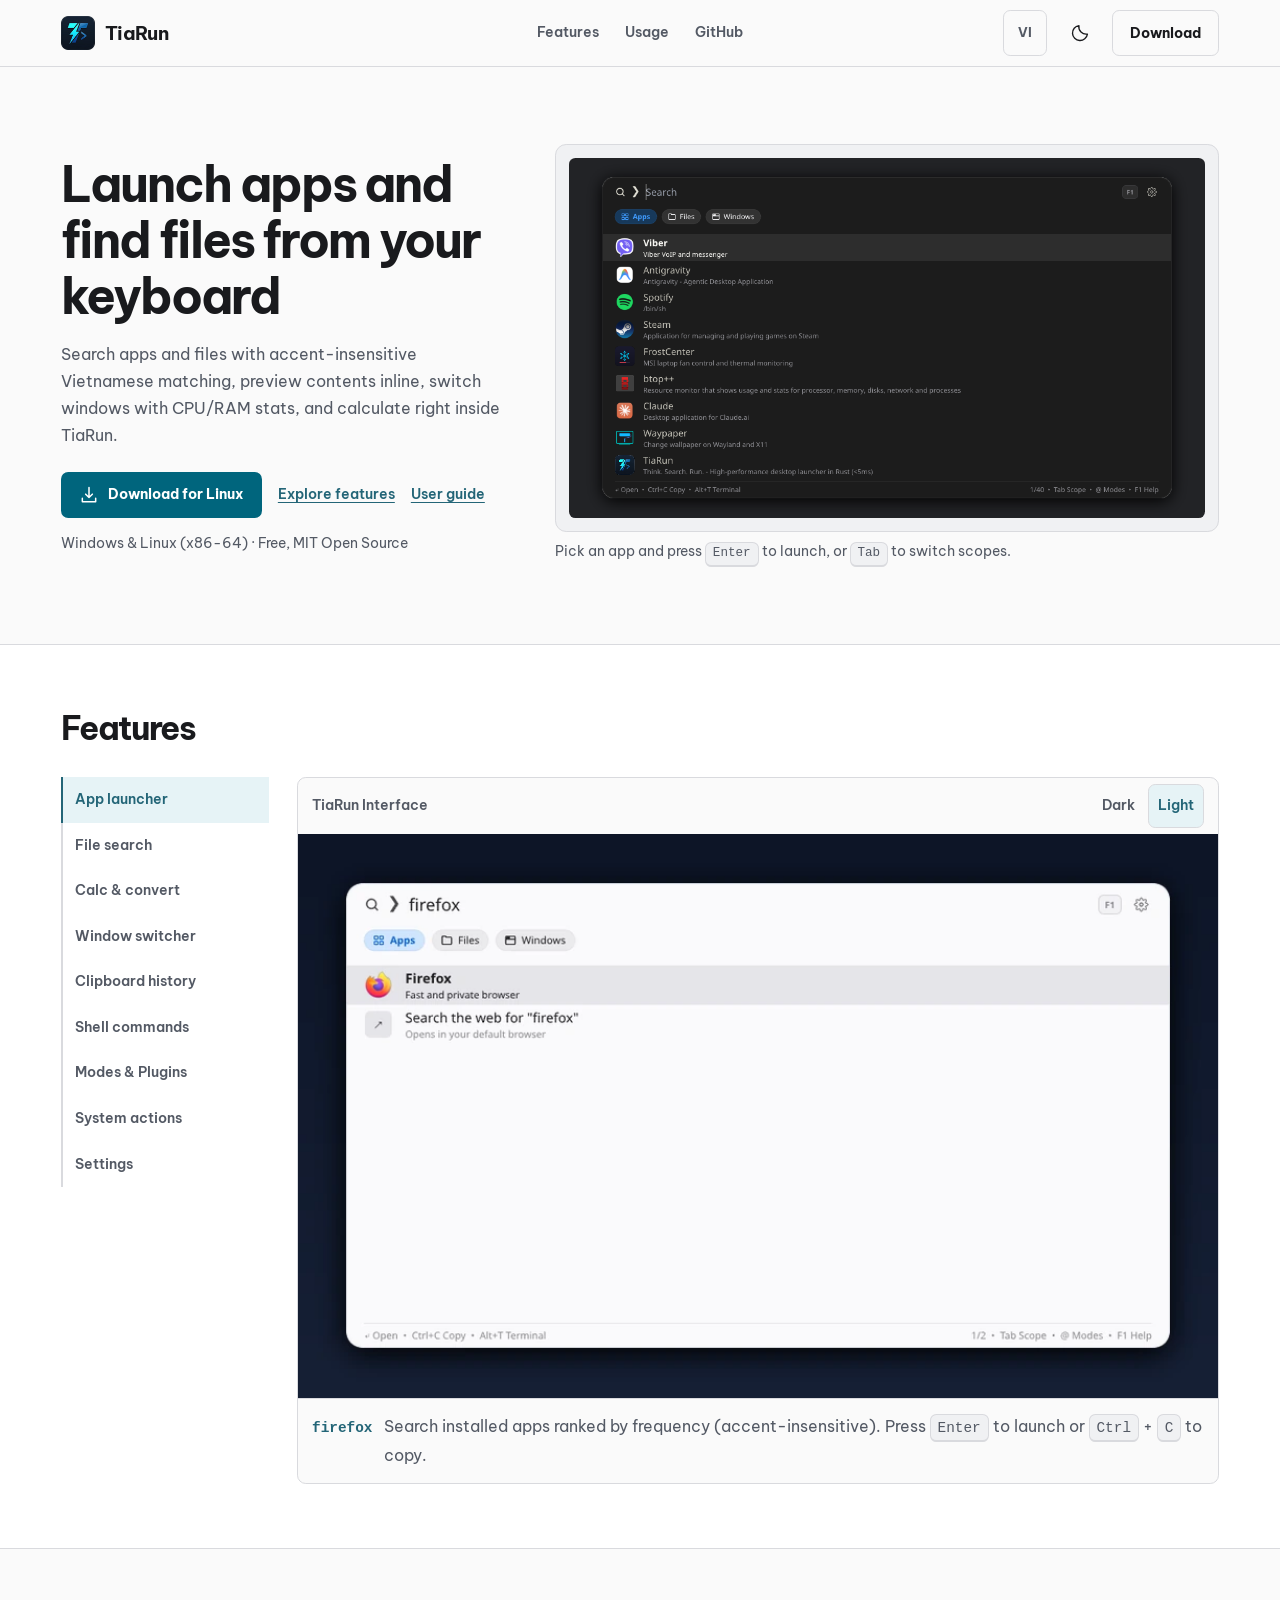
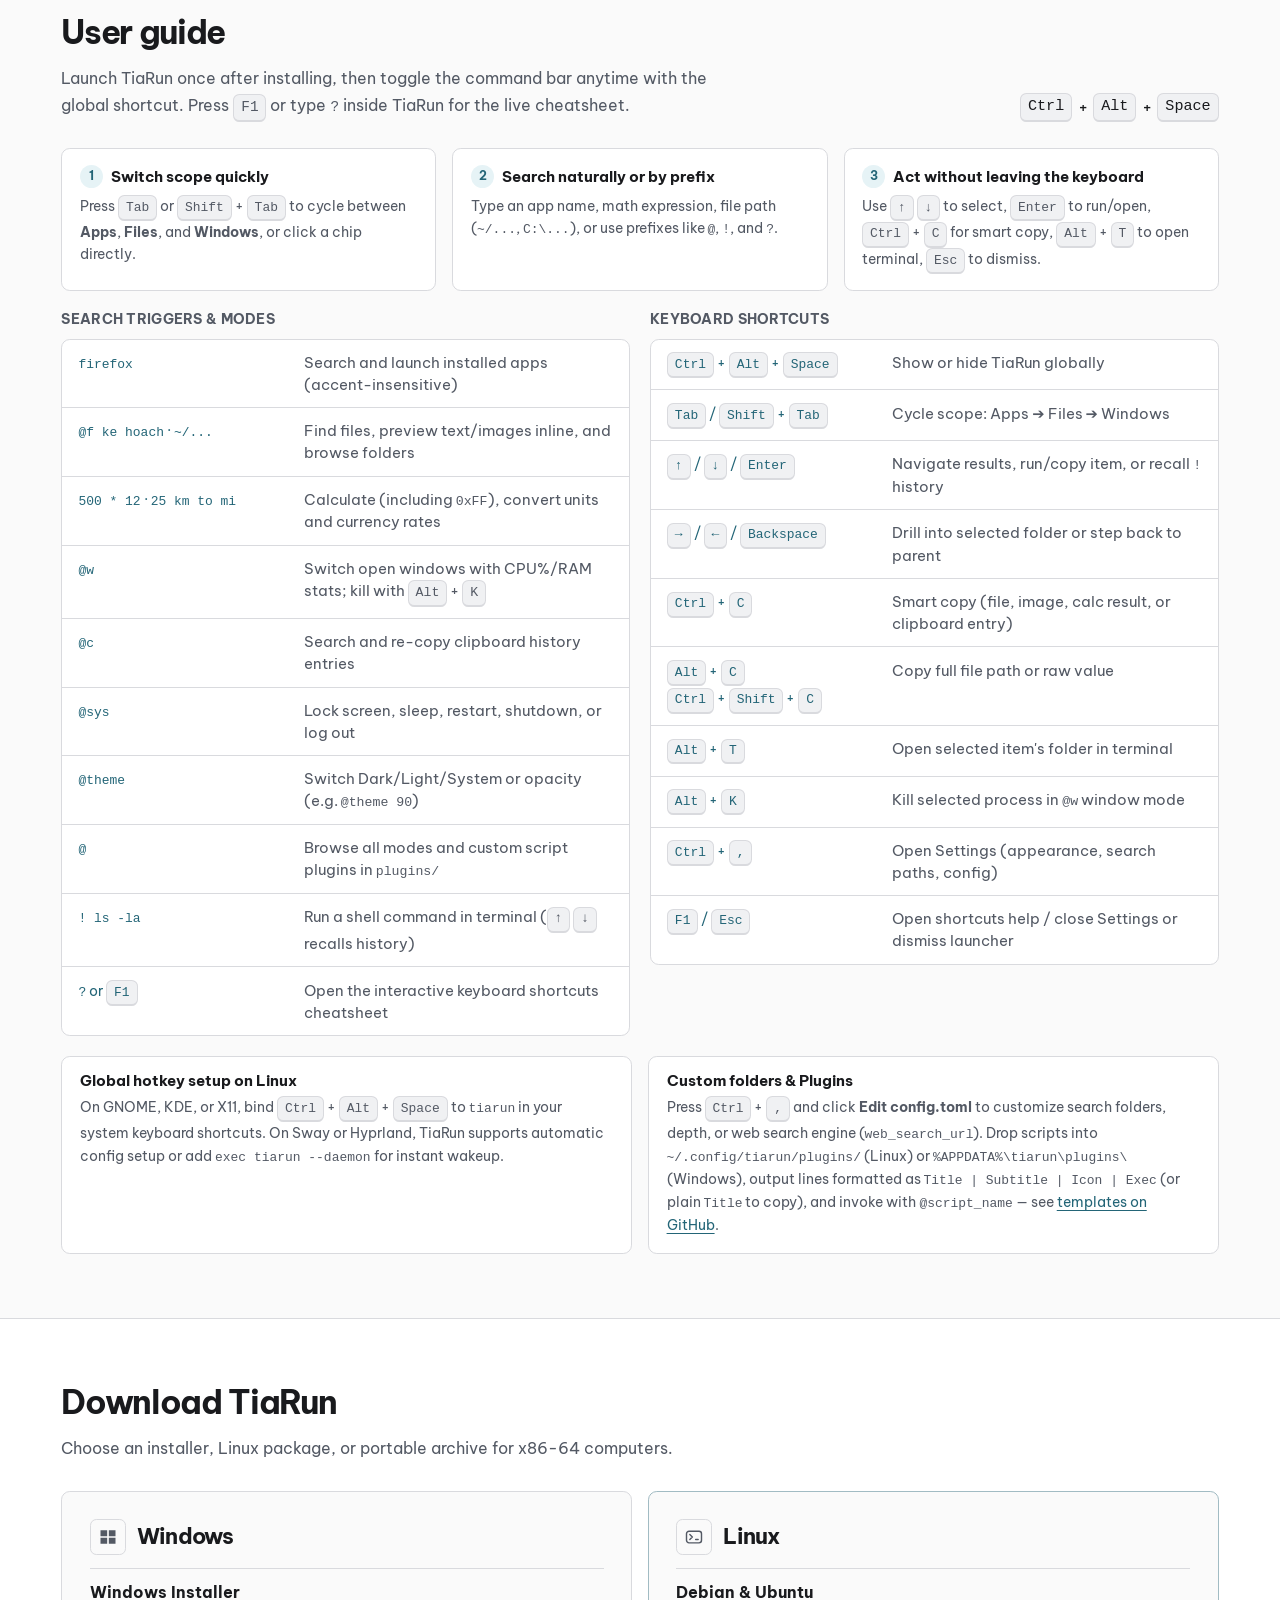
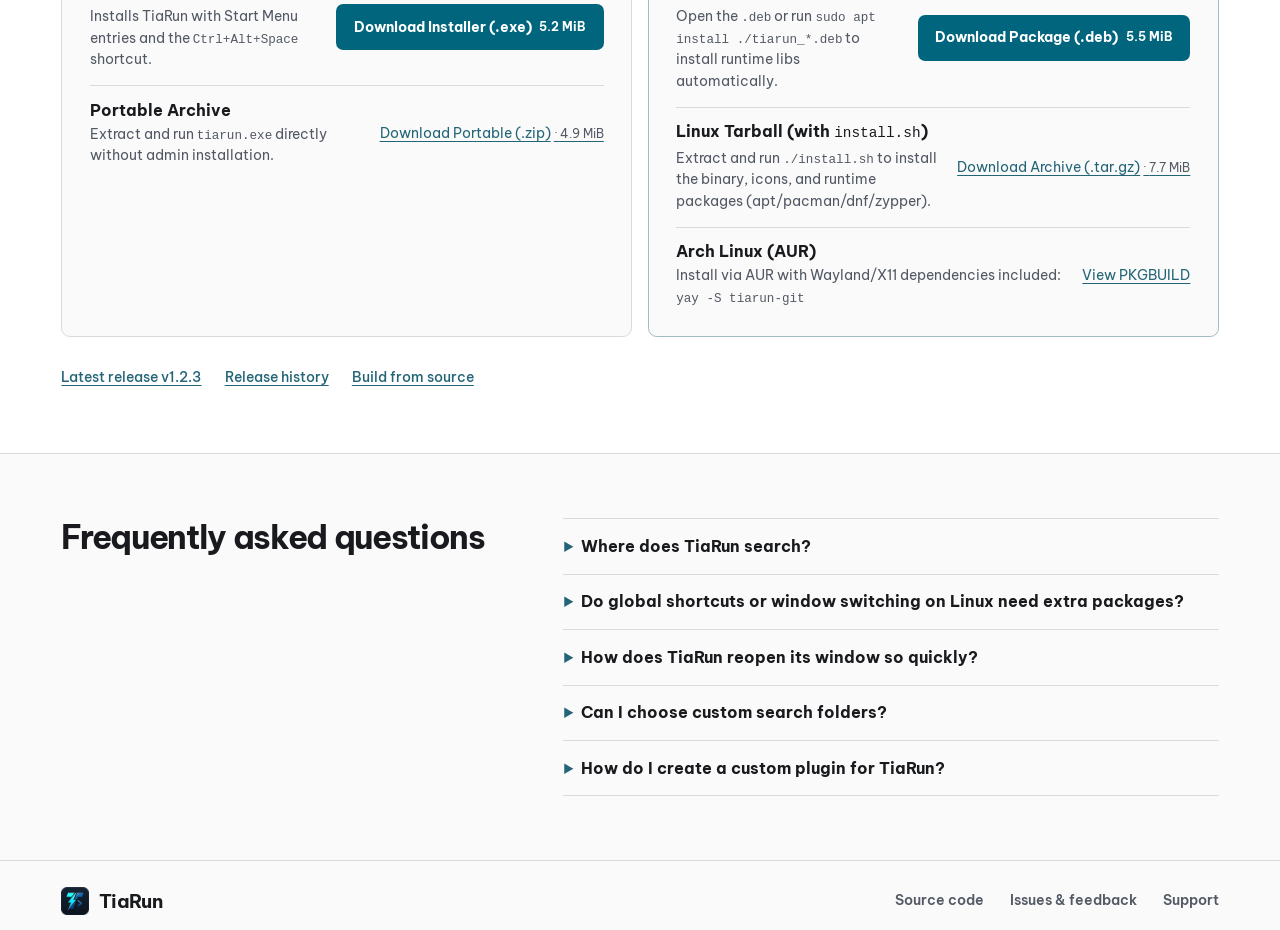
<file: website/index.html>
<!doctype html>
<html lang="en">
<head>
  <meta charset="utf-8">
  <meta name="viewport" content="width=device-width, initial-scale=1">
  <title>TiaRun — Free Keyboard Launcher for Windows and Linux</title>
  <meta name="description" content="Launch apps, search files with accent-insensitive Vietnamese matching, and calculate instantly from your keyboard. Free and open-source for Windows and Linux.">
  <meta name="robots" content="index, follow">
  <meta name="google-site-verification" content="nR0mHN6mKN1225xLVlb11ufB7Uo2OpVMz7DL-xVXub4">
  <meta name="theme-color" content="#111214" media="(prefers-color-scheme: dark)">
  <meta name="theme-color" content="#fafafa" media="(prefers-color-scheme: light)">
  <link rel="canonical" href="https://tiarun.vercel.app/">
  <link rel="alternate" hreflang="en" href="https://tiarun.vercel.app/">
  <link rel="alternate" hreflang="vi" href="https://tiarun.vercel.app/vi">
  <link rel="alternate" hreflang="x-default" href="https://tiarun.vercel.app/">
  <meta property="og:type" content="website">
  <meta property="og:site_name" content="TiaRun">
  <meta property="og:locale" content="en_US">
  <meta property="og:locale:alternate" content="vi_VN">
  <meta property="og:url" content="https://tiarun.vercel.app/">
  <meta property="og:title" content="TiaRun — Launch apps and search files from your keyboard">
  <meta property="og:description" content="Launch apps, search files with accent-insensitive Vietnamese support, and calculate quickly in one command bar. Free for Windows and Linux.">
  <meta property="og:image" content="https://tiarun.vercel.app/assets/og-image.png">
  <meta property="og:image:width" content="1200">
  <meta property="og:image:height" content="630">
  <meta property="og:image:alt" content="TiaRun launcher search and file preview interface">
  <meta name="twitter:card" content="summary_large_image">
  <link rel="icon" href="favicon.ico" sizes="any">
  <link rel="icon" href="assets/favicon-48.png" type="image/png" sizes="48x48">
  <link rel="icon" href="assets/favicon-96.png" type="image/png" sizes="96x96">
  <link rel="icon" href="assets/favicon-192.png" type="image/png" sizes="192x192">
  <link rel="apple-touch-icon" href="assets/apple-touch-icon.png" sizes="180x180">
  <link rel="preconnect" href="https://fonts.googleapis.com">
  <link rel="preconnect" href="https://fonts.gstatic.com" crossorigin>
  <link href="https://fonts.googleapis.com/css2?family=Be+Vietnam+Pro:wght@400;500;600;700&display=swap" rel="stylesheet">
  <link rel="stylesheet" href="style.css?v=8">
  <script src="app.js?v=3" defer></script>
  <script type="application/ld+json">
    {
      "@context": "https://schema.org",
      "@graph": [
        {
          "@type": "WebSite",
          "name": "TiaRun",
          "alternateName": ["TiaRun Launcher"],
          "url": "https://tiarun.vercel.app/"
        },
        {
          "@type": "SoftwareApplication",
          "name": "TiaRun",
          "url": "https://tiarun.vercel.app/",
          "description": "Fast keyboard-driven desktop launcher for Windows and Linux with accent-insensitive Vietnamese file search, window switcher with CPU/RAM stats, clipboard history, and shell mode.",
          "operatingSystem": ["Windows", "Linux"],
          "applicationCategory": "UtilitiesApplication",
          "softwareVersion": "1.2.3",
          "isAccessibleForFree": true,
          "license": "https://opensource.org/licenses/MIT",
          "offers": { "@type": "Offer", "price": 0, "priceCurrency": "USD" },
          "author": {
            "@type": "Person",
            "name": "Nguyen Xuan Hieu",
            "url": "https://github.com/hieunx1024"
          },
          "installUrl": "https://github.com/hieunx1024/tiarun/releases/latest",
          "downloadUrl": "https://github.com/hieunx1024/tiarun/releases/latest",
          "screenshot": "https://tiarun.vercel.app/assets/launcher-home.png"
        },
        {
          "@type": "FAQPage",
          "mainEntity": [
            {
              "@type": "Question",
              "name": "Where does TiaRun search?",
              "acceptedAnswer": {
                "@type": "Answer",
                "text": "TiaRun searches installed applications and local files on your machine. When you pick a web search result, the query opens in your browser. Currency conversion can connect online to refresh exchange rates in the background."
              }
            },
            {
              "@type": "Question",
              "name": "Do global shortcuts or window switching on Linux need extra packages?",
              "acceptedAnswer": {
                "@type": "Answer",
                "text": "Open your desktop environment's keyboard shortcut settings and bind Ctrl + Alt + Space to tiarun. Window switching works out of the box on Windows, Sway, Hyprland, and X11/XWayland; KDE Wayland uses kdotool, GNOME Wayland uses the Window Calls extension, and Wayland clipboard recommends wl-clipboard."
              }
            },
            {
              "@type": "Question",
              "name": "How does TiaRun reopen its window so quickly?",
              "acceptedAnswer": {
                "@type": "Answer",
                "text": "TiaRun creates the window once and keeps a background daemon running. Subsequent invocations send a socket signal to that process to show or hide the window instantly."
              }
            },
            {
              "@type": "Question",
              "name": "Can I choose custom search folders?",
              "acceptedAnswer": {
                "@type": "Answer",
                "text": "Press Ctrl + , to open Settings. You can also configure folders, search depth, web search engine, and exclusion rules in the TOML configuration file."
              }
            },
            {
              "@type": "Question",
              "name": "How do I create a custom plugin for TiaRun?",
              "acceptedAnswer": {
                "@type": "Answer",
                "text": "Drop a script into ~/.config/tiarun/plugins/ (Linux) or %APPDATA%\\tiarun\\plugins\\ (Windows, supports .ps1, .bat, .cmd, .py, .exe), then invoke it with @script_name. TiaRun passes your query as the first argument and parses stdout lines formatted as Title (copies on Enter) or Title | Subtitle | Icon | Exec (runs a command or URL)."
              }
            }
          ]
        }
      ]
    }
  </script>
</head>
<body id="top">
  <a class="skip-link" href="#main">Skip to main content</a>
  <header class="site-header">
    <div class="container header-inner">
      <a class="brand" href="#top" aria-label="TiaRun Home">
        <img src="assets/tiarun-64.png" width="34" height="34" alt="">
        TiaRun
      </a>
      <nav class="site-nav" aria-label="Primary navigation">
        <a href="#gallery">Features</a>
        <a href="#usage">Usage</a>
        <a href="https://github.com/hieunx1024/tiarun">GitHub</a>
      </nav>
      <div class="header-actions">
        <a class="icon-button lang-switch" href="/vi" hreflang="vi" lang="vi" aria-label="Chuyển sang tiếng Việt" title="Tiếng Việt">VI</a>
        <button type="button" class="icon-button theme-toggle" id="theme-toggle" hidden>
          <svg class="theme-sun" viewBox="0 0 24 24" aria-hidden="true" fill="none" stroke="currentColor" stroke-width="1.6" stroke-linecap="round">
            <circle cx="12" cy="12" r="4"/><path d="M12 2v2m0 16v2M2 12h2m16 0h2M5 5l1.5 1.5m11 11L19 19M5 19l1.5-1.5m11-11L19 5"/>
          </svg>
          <svg class="theme-moon" viewBox="0 0 24 24" aria-hidden="true" fill="none" stroke="currentColor" stroke-width="1.6" stroke-linejoin="round">
            <path d="M20.9 13.3A8.9 8.9 0 0 1 10.7 3.1 9 9 0 1 0 20.9 13.3Z"/>
          </svg>
        </button>
        <a class="button header-download" href="#download">Download</a>
      </div>
    </div>
  </header>

  <main id="main">
    <section class="hero container" aria-labelledby="headline">
      <div class="hero-copy">
        <h1 id="headline">Launch apps and find files from your keyboard</h1>
        <p class="lede">Search apps and files with accent-insensitive Vietnamese matching, preview contents inline, switch windows with CPU/RAM stats, and calculate right inside TiaRun.</p>
        <div class="hero-actions">
          <a class="button primary" id="hero-download" href="#download">
            <svg viewBox="0 0 24 24" aria-hidden="true" fill="none" stroke="currentColor" stroke-width="1.8" stroke-linecap="round" stroke-linejoin="round"><path d="M12 3v12m-4-4 4 4 4-4M4 16v4h16v-4"/></svg>
            <span>Download TiaRun</span>
          </a>
          <a class="text-link" href="#gallery">Explore features</a>
          <a class="text-link" href="#usage">User guide</a>
        </div>
        <p class="hero-meta">Windows &amp; Linux (x86-64) · Free, MIT Open Source</p>
      </div>

      <figure class="hero-preview">
        <div class="hero-screenshot">
          <img src="assets/launcher-home.png" width="1028" height="583" alt="TiaRun launcher with an empty search input, Apps, Files, Windows chips, and application list below" fetchpriority="high">
        </div>
        <figcaption>Pick an app and press <kbd>Enter</kbd> to launch, or <kbd>Tab</kbd> to switch scopes.</figcaption>
      </figure>
    </section>

    <section class="gallery-section section" id="gallery" aria-labelledby="gallery-heading">
      <div class="container">
        <div class="section-heading">
          <h2 id="gallery-heading">Features</h2>
        </div>

        <div class="gallery">
          <div class="gallery-tabs" role="tablist" aria-label="Feature screenshots" aria-orientation="vertical" hidden>
            <button type="button" id="tab-apps" role="tab" aria-selected="true" aria-controls="panel-apps"><span>App launcher</span></button>
            <button type="button" id="tab-files" role="tab" aria-selected="false" aria-controls="panel-files" tabindex="-1"><span>File search</span></button>
            <button type="button" id="tab-calc" role="tab" aria-selected="false" aria-controls="panel-calc" tabindex="-1"><span>Calc &amp; convert</span></button>
            <button type="button" id="tab-windows" role="tab" aria-selected="false" aria-controls="panel-windows" tabindex="-1"><span>Window switcher</span></button>
            <button type="button" id="tab-clipboard" role="tab" aria-selected="false" aria-controls="panel-clipboard" tabindex="-1"><span>Clipboard history</span></button>
            <button type="button" id="tab-shell" role="tab" aria-selected="false" aria-controls="panel-shell" tabindex="-1"><span>Shell commands</span></button>
            <button type="button" id="tab-modes" role="tab" aria-selected="false" aria-controls="panel-modes" tabindex="-1"><span>Modes &amp; Plugins</span></button>
            <button type="button" id="tab-system" role="tab" aria-selected="false" aria-controls="panel-system" tabindex="-1"><span>System actions</span></button>
            <button type="button" id="tab-settings" role="tab" aria-selected="false" aria-controls="panel-settings" tabindex="-1"><span>Settings</span></button>
          </div>

          <div class="gallery-display">
            <div class="gallery-toolbar">
              <span>TiaRun Interface</span>
              <div class="theme-options" role="group" aria-label="Screenshot theme" hidden>
                <button type="button" data-gallery-theme="dark" aria-pressed="true">Dark</button>
                <button type="button" data-gallery-theme="light" aria-pressed="false">Light</button>
              </div>
            </div>
            <figure class="gallery-panel" id="panel-apps">
              <img src="assets/demo-apps-dark.webp" width="880" height="540" alt="Searching for Firefox in TiaRun" loading="lazy" decoding="async">
              <figcaption><code>firefox</code><p>Search installed apps ranked by frequency (accent-insensitive). Press <kbd>Enter</kbd> to launch or <kbd>Ctrl</kbd> + <kbd>C</kbd> to copy.</p></figcaption>
            </figure>
            <figure class="gallery-panel" id="panel-files" hidden>
              <img src="assets/demo-files-dark.webp" width="880" height="540" alt="Searching Cargo.toml and previewing file contents" loading="lazy" decoding="async">
              <figcaption><code>@f Cargo.toml</code><p>Search files with accent-insensitive matching (e.g. <code>@f ke hoach</code> for “Kế hoạch”) and preview code, text, images, or folders inline. Press <kbd>→</kbd> into subfolders, <kbd>←</kbd> back out, <kbd>Alt</kbd> + <kbd>T</kbd> to open terminal.</p></figcaption>
            </figure>
            <figure class="gallery-panel" id="panel-calc" hidden>
              <img src="assets/demo-calc-dark.webp" width="880" height="540" alt="Unit conversion result for 25 kilometers to miles" loading="lazy" decoding="async">
              <figcaption><code>25 km to miles</code><p>Evaluate math expressions (including hex/binary), convert units, or check currency rates (auto-refreshed in background, works offline). Press <kbd>Enter</kbd> to copy.</p></figcaption>
            </figure>
            <figure class="gallery-panel" id="panel-windows" hidden>
              <img src="assets/demo-windows-dark.webp" width="880" height="540" alt="List of open windows with CPU and RAM usage in TiaRun" loading="lazy" decoding="async">
              <figcaption><code>@w</code><p>Inspect open windows with live CPU% and RAM stats, press <kbd>Enter</kbd> to focus, or <kbd>Alt</kbd> + <kbd>K</kbd> to kill the process. Supports Windows, Hyprland, Sway, KDE Wayland (<code>kdotool</code>), GNOME Wayland (<code>Window Calls</code>), and X11.</p></figcaption>
            </figure>
            <figure class="gallery-panel" id="panel-clipboard" hidden>
              <img src="assets/demo-clipboard-dark.webp" width="880" height="540" alt="List of previously copied clipboard snippets" loading="lazy" decoding="async">
              <figcaption><code>@c</code><p>Automatically records clipboard snippets across Windows, Wayland, and X11. Search and press <kbd>Enter</kbd> or <kbd>Ctrl</kbd> + <kbd>C</kbd> to copy again.</p></figcaption>
            </figure>
            <figure class="gallery-panel" id="panel-shell" hidden>
              <img src="assets/demo-shell-dark.webp" width="880" height="540" alt="Running a shell command using the exclamation mark prefix in TiaRun" loading="lazy" decoding="async">
              <figcaption><code>! ls -la</code><p>Run any shell command directly in your terminal; use <kbd>↑</kbd> <kbd>↓</kbd> to recall previous shell commands.</p></figcaption>
            </figure>
            <figure class="gallery-panel" id="panel-modes" hidden>
              <img src="assets/demo-modes-dark.webp" width="880" height="540" alt="Browsing built-in modes and custom plugins by typing @" loading="lazy" decoding="async">
              <figcaption><code>@</code><p>Browse all built-in search modes and run Rofi-compatible custom script plugins from your <code>plugins/</code> folder.</p></figcaption>
            </figure>
            <figure class="gallery-panel" id="panel-system" hidden>
              <img src="assets/demo-system-dark.webp" width="880" height="540" alt="List of system actions in TiaRun" loading="lazy" decoding="async">
              <figcaption><code>@sys</code><p>Run lock screen, sleep, restart, shutdown, or log out commands (or type <code>lock</code>, <code>sleep</code>, <code>restart</code> directly).</p></figcaption>
            </figure>
            <figure class="gallery-panel" id="panel-settings" hidden>
              <img src="assets/demo-settings-dark.webp" width="880" height="540" alt="TiaRun appearance and search settings view" loading="lazy" decoding="async">
              <figcaption><code>Ctrl + ,</code><p>Customize Dark/Light/System theme, opacity (70%–100%), compact start view, bottom shortcuts bar, autostart, or edit <code>config.toml</code>; or type <code>@theme</code>.</p></figcaption>
            </figure>
            <noscript>
              <nav class="gallery-image-links" aria-label="More screenshots">
                <a class="text-link" href="assets/demo-files-dark.webp">File search</a>
                <a class="text-link" href="assets/demo-calc-dark.webp">Calc &amp; convert</a>
                <a class="text-link" href="assets/demo-windows-dark.webp">Window switcher</a>
                <a class="text-link" href="assets/demo-clipboard-dark.webp">Clipboard history</a>
                <a class="text-link" href="assets/demo-shell-dark.webp">Shell commands</a>
                <a class="text-link" href="assets/demo-modes-dark.webp">Modes &amp; Plugins</a>
                <a class="text-link" href="assets/demo-system-dark.webp">System actions</a>
                <a class="text-link" href="assets/demo-settings-dark.webp">Settings</a>
              </nav>
            </noscript>
          </div>
        </div>
      </div>
    </section>

    <section class="section usage-section" id="usage" aria-labelledby="usage-heading">
      <div class="container">
        <div class="usage-header">
          <div class="section-heading">
            <h2 id="usage-heading">User guide</h2>
            <p>Launch TiaRun once after installing, then toggle the command bar anytime with the global shortcut. Press <kbd>F1</kbd> or type <code>?</code> inside TiaRun for the live cheatsheet.</p>
          </div>
          <p class="usage-keys key-group"><kbd>Ctrl</kbd> + <kbd>Alt</kbd> + <kbd>Space</kbd></p>
        </div>

        <div class="usage-steps" aria-label="3-step workflow">
          <article class="usage-step">
            <h3><span class="usage-step-num" aria-hidden="true">1</span> Switch scope quickly</h3>
            <p>Press <kbd>Tab</kbd> or <kbd>Shift</kbd> + <kbd>Tab</kbd> to cycle between <strong>Apps</strong>, <strong>Files</strong>, and <strong>Windows</strong>, or click a chip directly.</p>
          </article>
          <article class="usage-step">
            <h3><span class="usage-step-num" aria-hidden="true">2</span> Search naturally or by prefix</h3>
            <p>Type an app name, math expression, file path (<code>~/...</code>, <code>C:\...</code>), or use prefixes like <code>@</code>, <code>!</code>, and <code>?</code>.</p>
          </article>
          <article class="usage-step">
            <h3><span class="usage-step-num" aria-hidden="true">3</span> Act without leaving the keyboard</h3>
            <p>Use <kbd>↑</kbd> <kbd>↓</kbd> to select, <kbd>Enter</kbd> to run/open, <kbd>Ctrl</kbd> + <kbd>C</kbd> for smart copy, <kbd>Alt</kbd> + <kbd>T</kbd> to open terminal, <kbd>Esc</kbd> to dismiss.</p>
          </article>
        </div>

        <div class="usage-panels">
          <div class="usage-panel">
            <h3>Search triggers &amp; modes</h3>
            <dl class="commands" aria-label="Search commands">
              <div><dt><code>firefox</code></dt><dd>Search and launch installed apps (accent-insensitive)</dd></div>
              <div><dt><code>@f ke hoach</code> · <code>~/...</code></dt><dd>Find files, preview text/images inline, and browse folders</dd></div>
              <div><dt><code>500 * 12</code> · <code>25 km to mi</code></dt><dd>Calculate (including <code>0xFF</code>), convert units and currency rates</dd></div>
              <div><dt><code>@w</code></dt><dd>Switch open windows with CPU%/RAM stats; kill with <kbd>Alt</kbd> + <kbd>K</kbd></dd></div>
              <div><dt><code>@c</code></dt><dd>Search and re-copy clipboard history entries</dd></div>
              <div><dt><code>@sys</code></dt><dd>Lock screen, sleep, restart, shutdown, or log out</dd></div>
              <div><dt><code>@theme</code></dt><dd>Switch Dark/Light/System or opacity (e.g. <code>@theme 90</code>)</dd></div>
              <div><dt><code>@</code></dt><dd>Browse all modes and custom script plugins in <code>plugins/</code></dd></div>
              <div><dt><code>! ls -la</code></dt><dd>Run a shell command in terminal (<kbd>↑</kbd> <kbd>↓</kbd> recalls history)</dd></div>
              <div><dt><code>?</code> or <kbd>F1</kbd></dt><dd>Open the interactive keyboard shortcuts cheatsheet</dd></div>
            </dl>
          </div>

          <div class="usage-panel">
            <h3>Keyboard shortcuts</h3>
            <dl class="commands" aria-label="Keyboard shortcuts">
              <div><dt><kbd>Ctrl</kbd> + <kbd>Alt</kbd> + <kbd>Space</kbd></dt><dd>Show or hide TiaRun globally</dd></div>
              <div><dt><kbd>Tab</kbd> / <kbd>Shift</kbd> + <kbd>Tab</kbd></dt><dd>Cycle scope: Apps ➔ Files ➔ Windows</dd></div>
              <div><dt><kbd>↑</kbd> / <kbd>↓</kbd> / <kbd>Enter</kbd></dt><dd>Navigate results, run/copy item, or recall <code>!</code> history</dd></div>
              <div><dt><kbd>→</kbd> / <kbd>←</kbd> / <kbd>Backspace</kbd></dt><dd>Drill into selected folder or step back to parent</dd></div>
              <div><dt><kbd>Ctrl</kbd> + <kbd>C</kbd></dt><dd>Smart copy (file, image, calc result, or clipboard entry)</dd></div>
              <div><dt><kbd>Alt</kbd> + <kbd>C</kbd><br><kbd>Ctrl</kbd> + <kbd>Shift</kbd> + <kbd>C</kbd></dt><dd>Copy full file path or raw value</dd></div>
              <div><dt><kbd>Alt</kbd> + <kbd>T</kbd></dt><dd>Open selected item's folder in terminal</dd></div>
              <div><dt><kbd>Alt</kbd> + <kbd>K</kbd></dt><dd>Kill selected process in <code>@w</code> window mode</dd></div>
              <div><dt><kbd>Ctrl</kbd> + <kbd>,</kbd></dt><dd>Open Settings (appearance, search paths, config)</dd></div>
              <div><dt><kbd>F1</kbd> / <kbd>Esc</kbd></dt><dd>Open shortcuts help / close Settings or dismiss launcher</dd></div>
            </dl>
          </div>
        </div>

        <div class="usage-notes">
          <article class="usage-note">
            <h3>Global hotkey setup on Linux</h3>
            <p>On GNOME, KDE, or X11, bind <kbd>Ctrl</kbd> + <kbd>Alt</kbd> + <kbd>Space</kbd> to <code>tiarun</code> in your system keyboard shortcuts. On Sway or Hyprland, TiaRun supports automatic config setup or add <code>exec tiarun --daemon</code> for instant wakeup.</p>
          </article>
          <article class="usage-note">
            <h3>Custom folders &amp; Plugins</h3>
            <p>Press <kbd>Ctrl</kbd> + <kbd>,</kbd> and click <strong>Edit config.toml</strong> to customize search folders, depth, or web search engine (<code>web_search_url</code>). Drop scripts into <code>~/.config/tiarun/plugins/</code> (Linux) or <code>%APPDATA%\tiarun\plugins\</code> (Windows), output lines formatted as <code>Title | Subtitle | Icon | Exec</code> (or plain <code>Title</code> to copy), and invoke with <code>@script_name</code> — see <a class="text-link" href="https://github.com/hieunx1024/tiarun#plugins">templates on GitHub</a>.</p>
          </article>
        </div>
      </div>
    </section>

    <section class="section download-section" id="download" aria-labelledby="download-heading">
      <div class="container">
        <div class="section-heading">
          <h2 id="download-heading">Download TiaRun</h2>
          <p>Choose an installer, Linux package, or portable archive for x86-64 computers.</p>
        </div>

        <div class="downloads-grid">
          <article class="download-card" id="card-windows" aria-labelledby="windows-heading">
            <div class="card-heading">
              <span class="platform-icon" aria-hidden="true">
                <svg viewBox="0 0 24 24" fill="currentColor"><path d="M3 4h8v7H3zm10 0h8v7h-8zM3 13h8v7H3zm10 0h8v7h-8z"/></svg>
              </span>
              <h3 id="windows-heading">Windows</h3>
            </div>
            <div class="package-list">
              <div class="package">
                <div>
                  <h4>Windows Installer</h4>
                  <p>Installs TiaRun with Start Menu entries and the <code>Ctrl+Alt+Space</code> shortcut.</p>
                </div>
                <a class="button secondary" data-package="exe" data-download-label="Download Installer (.exe)" href="https://github.com/hieunx1024/tiarun/releases/download/v1.2.3/tiarun-setup.exe"><span>Download Installer (.exe)</span><small>5.2 MiB</small></a>
              </div>
              <div class="package">
                <div>
                  <h4>Portable Archive</h4>
                  <p>Extract and run <code>tiarun.exe</code> directly without admin installation.</p>
                </div>
                <a class="text-link" data-package="zip" data-download-label="Download Portable (.zip)" href="https://github.com/hieunx1024/tiarun/releases/download/v1.2.3/tiarun-windows-x86_64.zip"><span>Download Portable (.zip)</span><small>4.9 MiB</small></a>
              </div>
            </div>
          </article>

          <article class="download-card" id="card-linux" aria-labelledby="linux-heading">
            <div class="card-heading">
              <span class="platform-icon" aria-hidden="true">
                <svg viewBox="0 0 24 24" fill="none" stroke="currentColor" stroke-width="1.7" stroke-linecap="round" stroke-linejoin="round"><rect x="3" y="5" width="18" height="14" rx="3"/><path d="m7 9 3 3-3 3m7 0h3"/></svg>
              </span>
              <h3 id="linux-heading">Linux</h3>
            </div>
            <div class="package-list">
              <div class="package">
                <div>
                  <h4>Debian &amp; Ubuntu</h4>
                  <p>Open the <code>.deb</code> or run <code>sudo apt install ./tiarun_*.deb</code> to install runtime libs automatically.</p>
                </div>
                <a class="button secondary" data-package="deb" data-download-label="Download Package (.deb)" href="https://github.com/hieunx1024/tiarun/releases/download/v1.2.3/tiarun_1.2.3_amd64.deb"><span>Download Package (.deb)</span><small>5.5 MiB</small></a>
              </div>
              <div class="package">
                <div>
                  <h4>Linux Tarball (with <code>install.sh</code>)</h4>
                  <p>Extract and run <code>./install.sh</code> to install the binary, icons, and runtime packages (apt/pacman/dnf/zypper).</p>
                </div>
                <a class="text-link" data-package="tar" data-download-label="Download Archive (.tar.gz)" href="https://github.com/hieunx1024/tiarun/releases/download/v1.2.3/tiarun-linux-x86_64.tar.gz"><span>Download Archive (.tar.gz)</span><small>7.7 MiB</small></a>
              </div>
              <div class="package">
                <div>
                  <h4>Arch Linux (AUR)</h4>
                  <p>Install via AUR with Wayland/X11 dependencies included: <code>yay -S tiarun-git</code></p>
                </div>
                <a class="text-link" href="https://github.com/hieunx1024/tiarun/tree/main/aur">View PKGBUILD</a>
              </div>
            </div>
          </article>
        </div>

        <div class="release-links">
          <a class="text-link" id="release-link" href="https://github.com/hieunx1024/tiarun/releases/tag/v1.2.3">Latest release <span id="release-version">v1.2.3</span></a>
          <a class="text-link" href="https://github.com/hieunx1024/tiarun/releases">Release history</a>
          <a class="text-link" href="https://github.com/hieunx1024/tiarun#build-from-source">Build from source</a>
        </div>
      </div>
    </section>

    <section class="section faq-section" id="architecture" aria-labelledby="faq-heading">
      <div class="container faq-grid">
        <div class="section-heading">
          <h2 id="faq-heading">Frequently asked questions</h2>
        </div>
        <div class="faq">
          <details>
            <summary>Where does TiaRun search?</summary>
            <p>TiaRun searches installed applications and local files on your machine. When you pick a web search result, the query opens in your browser. Currency conversion refreshes exchange rates in the background and falls back to cached or built-in rates offline.</p>
          </details>
          <details>
            <summary>Do global shortcuts or window switching on Linux need extra packages?</summary>
            <p>Bind <kbd>Ctrl</kbd> + <kbd>Alt</kbd> + <kbd>Space</kbd> to <code>tiarun</code> in your desktop's keyboard settings. For <code>@w</code>, window switching works out of the box on Windows, Sway, Hyprland, and X11/XWayland; KDE Wayland needs <code>kdotool</code>, GNOME Wayland needs the <code>Window Calls</code> extension, and Wayland clipboard recommends <code>wl-clipboard</code> (handled automatically by <code>install.sh</code> and <code>.deb</code>).</p>
          </details>
          <details>
            <summary>How does TiaRun reopen its window so quickly?</summary>
            <p>TiaRun creates the window once and keeps a background daemon running. Subsequent invocations send a socket signal to that process to show or hide the window instantly.</p>
          </details>
          <details>
            <summary>Can I choose custom search folders?</summary>
            <p>Press <kbd>Ctrl</kbd> + <kbd>,</kbd> to open Settings. You can also configure folders, search depth, web search engine, and exclusion rules in the <a href="https://github.com/hieunx1024/tiarun#configuration">TOML configuration file</a>.</p>
          </details>
          <details>
            <summary>How do I create a custom plugin for TiaRun?</summary>
            <p>Place a script in <code>~/.config/tiarun/plugins/</code> (Linux, with <code>chmod +x</code>) or <code>%APPDATA%\tiarun\plugins\</code> (Windows, supports <code>.ps1</code>, <code>.bat</code>, <code>.cmd</code>, <code>.py</code>, <code>.exe</code>), then type <code>@script_name</code> in TiaRun. Each line printed to <code>stdout</code> creates a result: use <code>Title</code> to copy on Enter, or <code>Title | Subtitle | Icon | Exec</code> to run a command or open a URL. See the <a href="https://github.com/hieunx1024/tiarun#plugins">plugin guide &amp; templates</a>.</p>
          </details>
        </div>
      </div>
    </section>
  </main>

  <footer class="site-footer">
    <div class="container footer-inner">
      <a class="brand" href="#top" aria-label="Back to top">
        <img src="assets/tiarun-64.png" width="28" height="28" alt="">
        TiaRun
      </a>
      <nav class="footer-nav" aria-label="Project links">
        <a href="https://github.com/hieunx1024/tiarun">Source code</a>
        <a href="https://github.com/hieunx1024/tiarun/issues">Issues &amp; feedback</a>
        <a id="donate-link" href="https://github.com/sponsors/hieunx1024">Support</a>
      </nav>
    </div>
  </footer>

  <dialog id="donate-dialog" aria-labelledby="donate-title">
    <div class="donate-header">
      <h2 id="donate-title">Support TiaRun</h2>
      <form method="dialog"><button class="icon-button" aria-label="Close" autofocus>×</button></form>
    </div>
    <p>You can support ongoing development via VietQR, GitHub Sponsors, or Ko-fi.</p>
    <div class="donate-bank">
      <div class="donate-qr">
        <img src="assets/vietqr.png?v=2" alt="MBBank VietQR code to support TiaRun" width="730" height="1599" loading="lazy">
      </div>
      <dl>
        <dt>Bank</dt><dd>MBBank (Military Commercial Joint Stock Bank)</dd>
        <dt>Account number</dt><dd><code>13380967393573</code></dd>
        <dt>Account holder</dt><dd>NGUYEN XUAN HIEU</dd>
      </dl>
    </div>
    <div class="hero-actions">
      <a class="button secondary" href="https://github.com/sponsors/hieunx1024">GitHub Sponsors</a>
      <a class="button secondary" href="https://ko-fi.com/hieunx">Ko-fi</a>
    </div>
  </dialog>
</body>
</html>
</file>
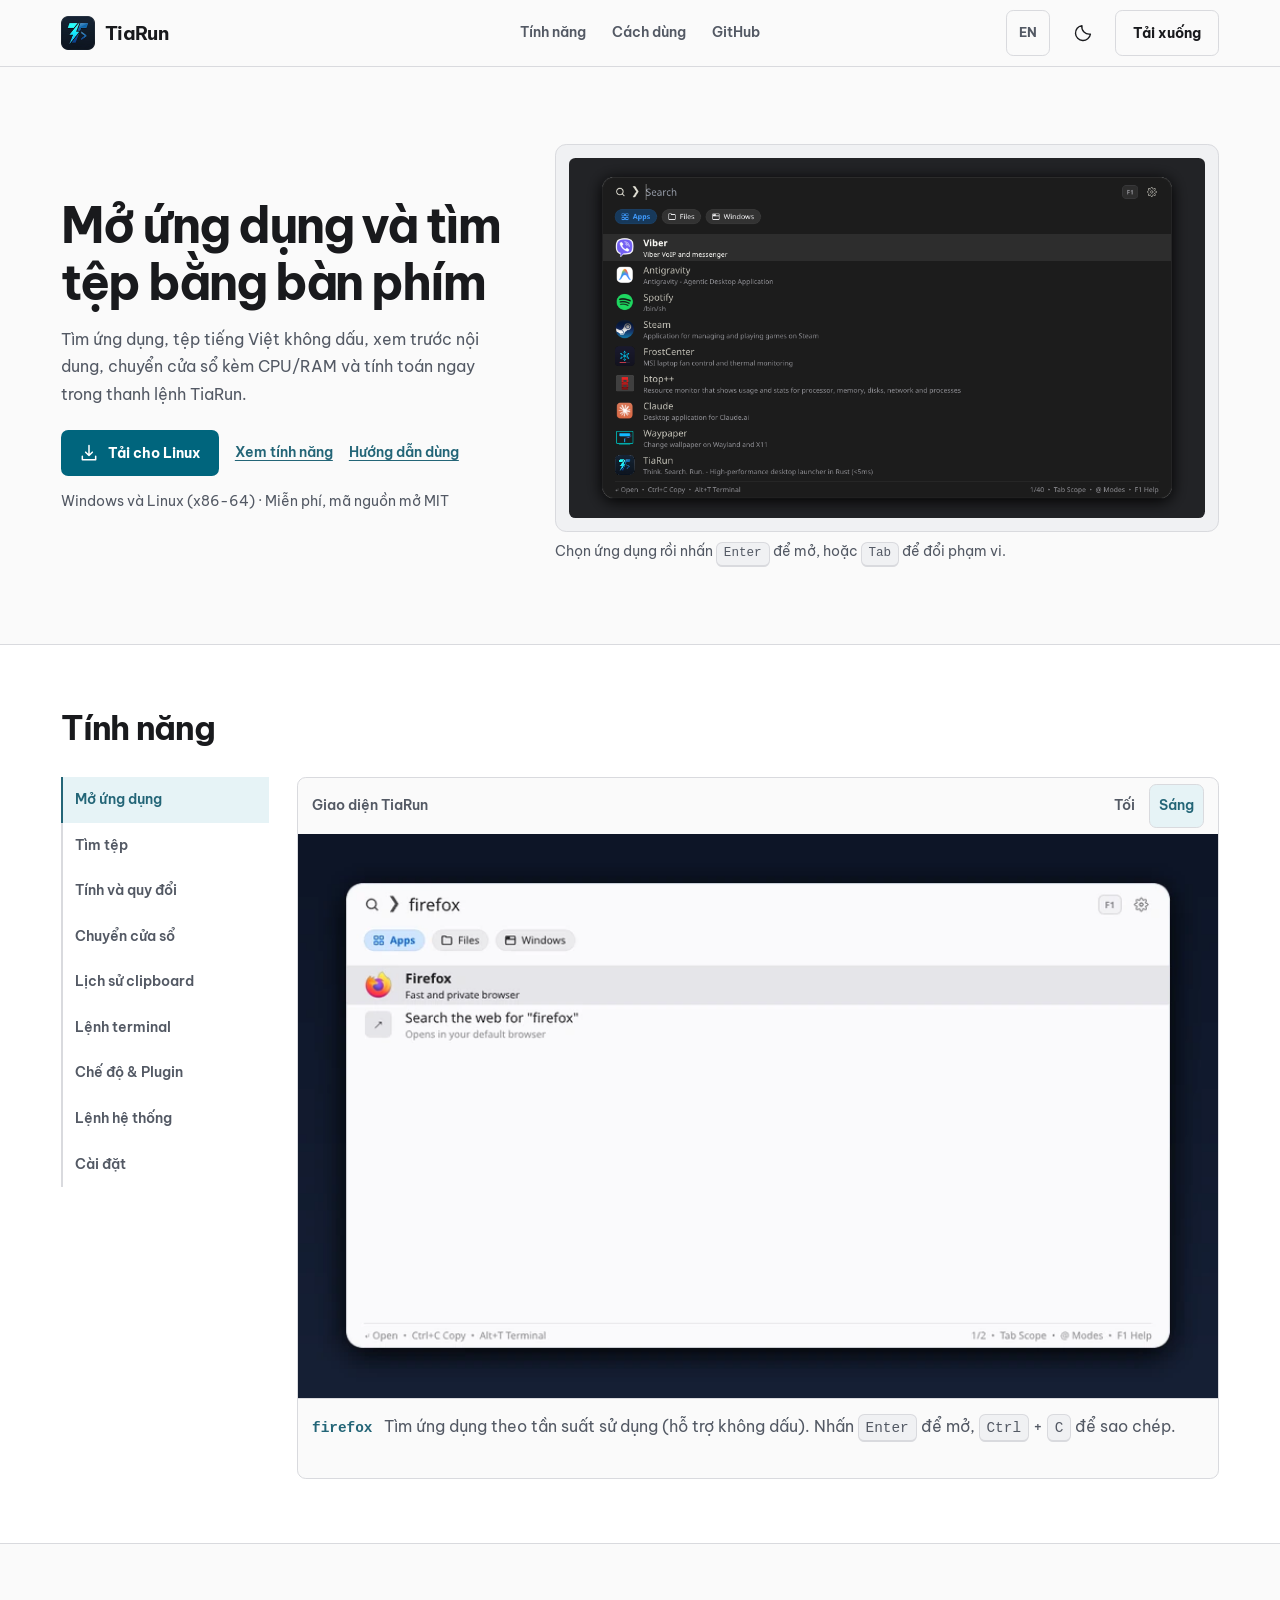
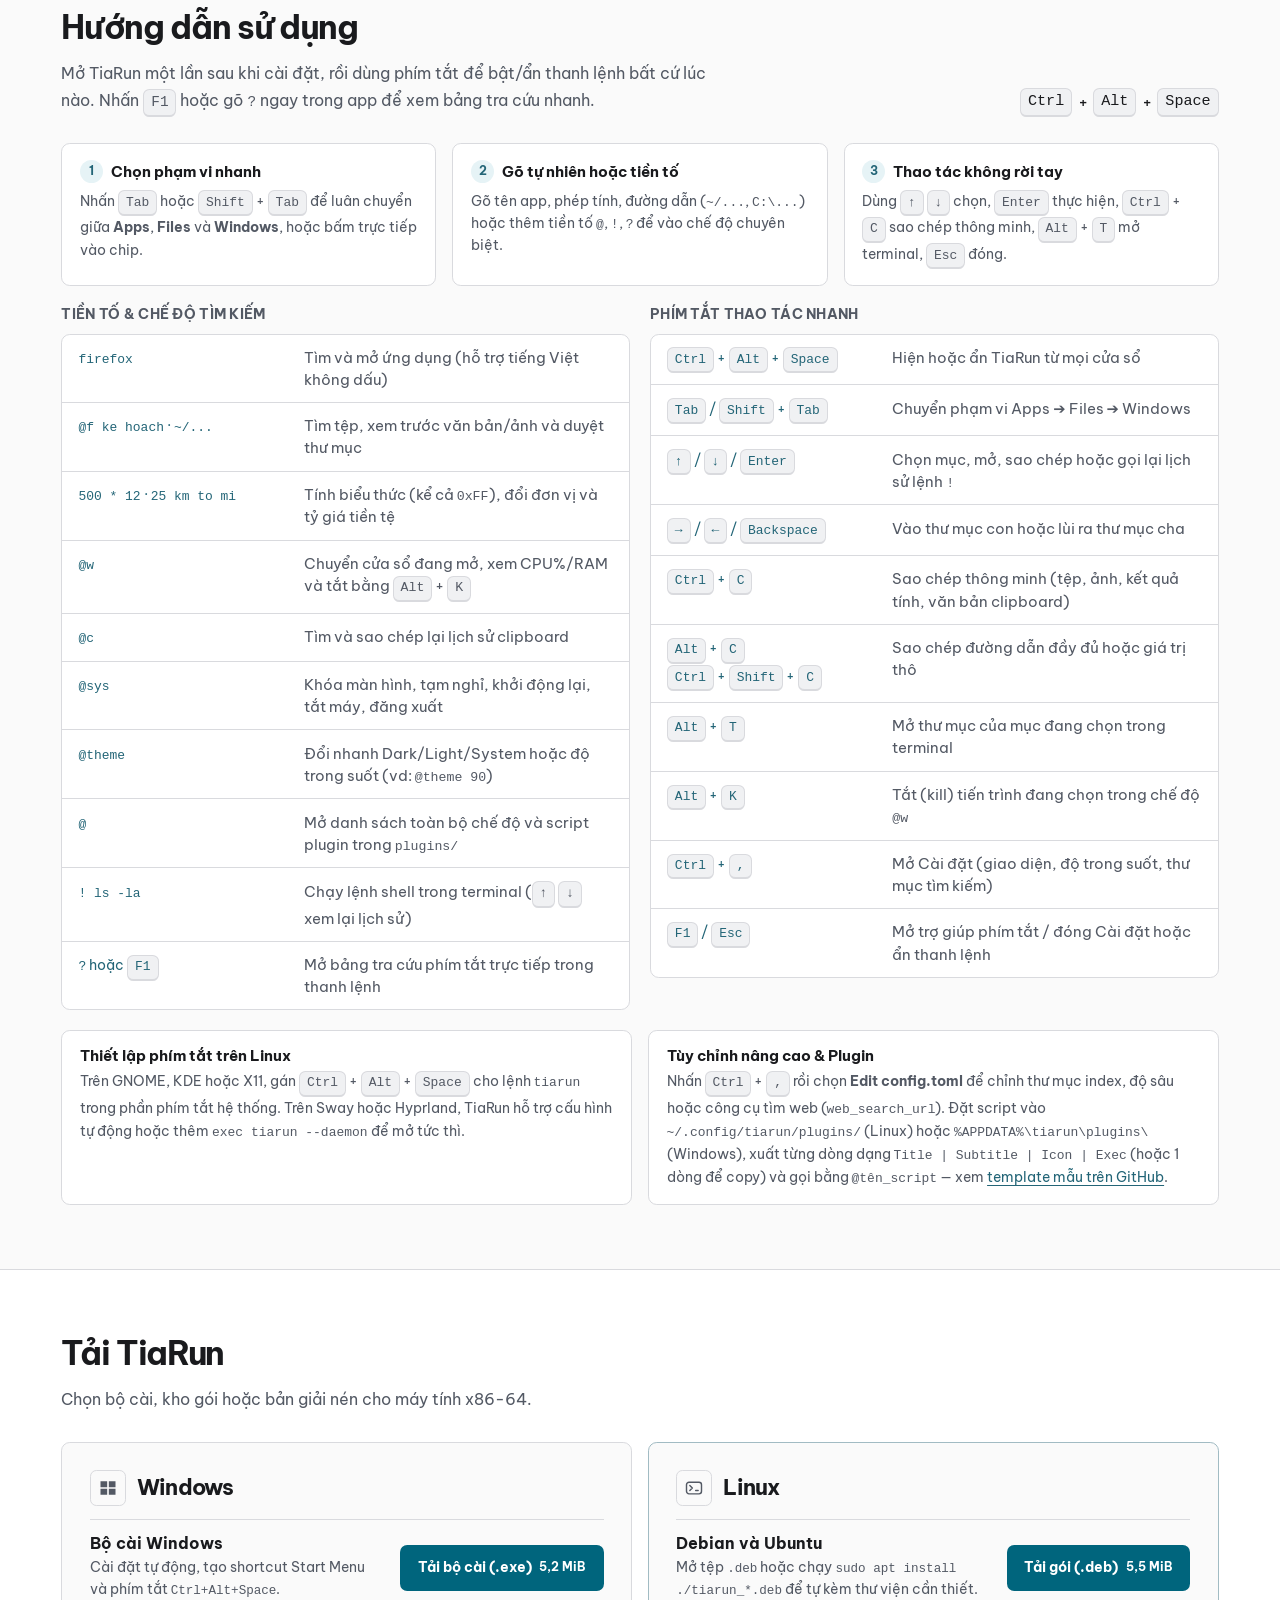
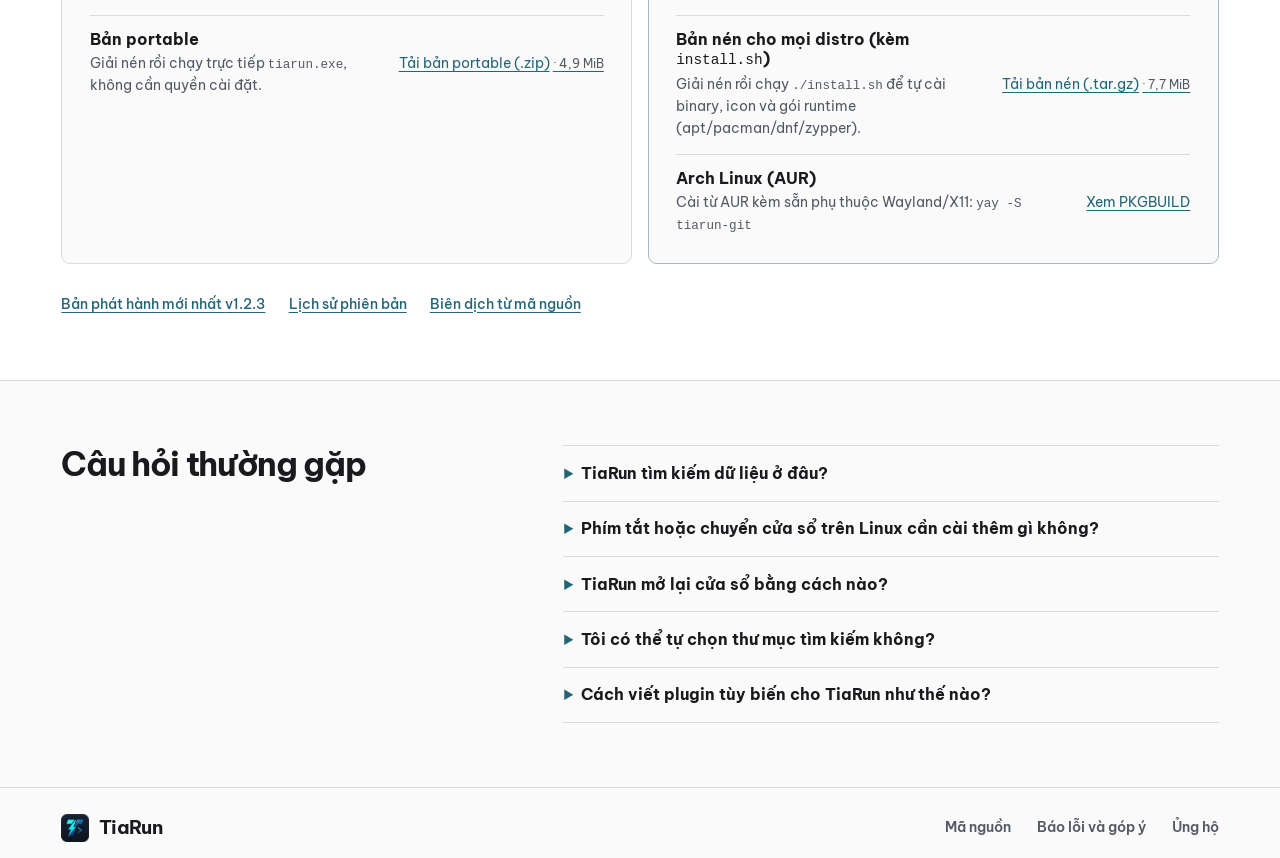
<file: website/vi/index.html>
<!doctype html>
<html lang="vi" data-asset-prefix="../assets/">
<head>
  <meta charset="utf-8">
  <meta name="viewport" content="width=device-width, initial-scale=1">
  <title>TiaRun — Launcher miễn phí cho Windows và Linux</title>
  <meta name="description" content="Mở ứng dụng, tìm tệp tiếng Việt không dấu và tính nhanh ngay từ bàn phím. Tải TiaRun miễn phí cho Windows và Linux.">
  <meta name="robots" content="index, follow">
  <meta name="google-site-verification" content="nR0mHN6mKN1225xLVlb11ufB7Uo2OpVMz7DL-xVXub4">
  <meta name="theme-color" content="#111214" media="(prefers-color-scheme: dark)">
  <meta name="theme-color" content="#fafafa" media="(prefers-color-scheme: light)">
  <link rel="canonical" href="https://tiarun.vercel.app/vi">
  <link rel="alternate" hreflang="en" href="https://tiarun.vercel.app/">
  <link rel="alternate" hreflang="vi" href="https://tiarun.vercel.app/vi">
  <link rel="alternate" hreflang="x-default" href="https://tiarun.vercel.app/">
  <meta property="og:type" content="website">
  <meta property="og:site_name" content="TiaRun">
  <meta property="og:locale" content="vi_VN">
  <meta property="og:locale:alternate" content="en_US">
  <meta property="og:url" content="https://tiarun.vercel.app/vi">
  <meta property="og:title" content="TiaRun — Mở ứng dụng và tìm tệp bằng bàn phím">
  <meta property="og:description" content="Mở ứng dụng, tìm tệp tiếng Việt không dấu và tính nhanh từ một thanh lệnh. Miễn phí cho Windows và Linux.">
  <meta property="og:image" content="https://tiarun.vercel.app/assets/og-image.png">
  <meta property="og:image:width" content="1200">
  <meta property="og:image:height" content="630">
  <meta property="og:image:alt" content="TiaRun và ảnh giao diện tìm kiếm và xem trước tệp">
  <meta name="twitter:card" content="summary_large_image">
  <link rel="icon" href="../favicon.ico" sizes="any">
  <link rel="icon" href="../assets/favicon-48.png" type="image/png" sizes="48x48">
  <link rel="icon" href="../assets/favicon-96.png" type="image/png" sizes="96x96">
  <link rel="icon" href="../assets/favicon-192.png" type="image/png" sizes="192x192">
  <link rel="apple-touch-icon" href="../assets/apple-touch-icon.png" sizes="180x180">
  <link rel="preconnect" href="https://fonts.googleapis.com">
  <link rel="preconnect" href="https://fonts.gstatic.com" crossorigin>
  <link href="https://fonts.googleapis.com/css2?family=Be+Vietnam+Pro:wght@400;500;600;700&display=swap" rel="stylesheet">
  <link rel="stylesheet" href="../style.css?v=8">
  <script src="../app.js?v=3" defer></script>
  <script type="application/ld+json">
    {
      "@context": "https://schema.org",
      "@graph": [
        {
          "@type": "SoftwareApplication",
          "name": "TiaRun",
          "url": "https://tiarun.vercel.app/vi",
          "description": "Launcher điều khiển bằng bàn phím cho Windows và Linux, hỗ trợ tìm kiếm tiếng Việt không dấu, chuyển cửa sổ kèm CPU/RAM, lịch sử clipboard và lệnh shell.",
          "operatingSystem": ["Windows", "Linux"],
          "applicationCategory": "UtilitiesApplication",
          "softwareVersion": "1.2.3",
          "isAccessibleForFree": true,
          "license": "https://opensource.org/licenses/MIT",
          "offers": { "@type": "Offer", "price": 0, "priceCurrency": "USD" },
          "author": {
            "@type": "Person",
            "name": "Nguyen Xuan Hieu",
            "url": "https://github.com/hieunx1024"
          },
          "installUrl": "https://github.com/hieunx1024/tiarun/releases/latest",
          "downloadUrl": "https://github.com/hieunx1024/tiarun/releases/latest",
          "screenshot": "https://tiarun.vercel.app/assets/launcher-home.png"
        },
        {
          "@type": "FAQPage",
          "mainEntity": [
            {
              "@type": "Question",
              "name": "TiaRun tìm kiếm dữ liệu ở đâu?",
              "acceptedAnswer": {
                "@type": "Answer",
                "text": "TiaRun tìm ứng dụng và tệp trên máy. Khi bạn chọn kết quả tìm trên web, truy vấn sẽ mở trong trình duyệt. Tính năng đổi tiền tệ có thể kết nối mạng để cập nhật tỷ giá nền."
              }
            },
            {
              "@type": "Question",
              "name": "Phím tắt hoặc chuyển cửa sổ trên Linux cần cài thêm gì không?",
              "acceptedAnswer": {
                "@type": "Answer",
                "text": "Mở cài đặt phím tắt của môi trường desktop và gán Ctrl + Alt + Space cho lệnh tiarun. Chuyển cửa sổ chạy sẵn trên Windows, Sway, Hyprland và mọi môi trường X11/XWayland; KDE Wayland cần kdotool, GNOME Wayland cần extension Window Calls, còn clipboard Wayland khuyến nghị wl-clipboard."
              }
            },
            {
              "@type": "Question",
              "name": "TiaRun mở lại cửa sổ bằng cách nào?",
              "acceptedAnswer": {
                "@type": "Answer",
                "text": "TiaRun tạo cửa sổ một lần rồi giữ tiến trình chạy nền. Lần gọi tiếp theo gửi tín hiệu qua socket đến tiến trình đó để hiện hoặc ẩn cửa sổ tức thì."
              }
            },
            {
              "@type": "Question",
              "name": "Tôi có thể tự chọn thư mục tìm kiếm không?",
              "acceptedAnswer": {
                "@type": "Answer",
                "text": "Dùng Ctrl + , để mở cài đặt. Bạn cũng có thể đặt thư mục, độ sâu, công cụ tìm web và danh sách loại trừ trong tệp cấu hình TOML."
              }
            },
            {
              "@type": "Question",
              "name": "Cách viết plugin tùy biến cho TiaRun như thế nào?",
              "acceptedAnswer": {
                "@type": "Answer",
                "text": "Đặt script thực thi vào ~/.config/tiarun/plugins/ (Linux) hoặc %APPDATA%\\tiarun\\plugins\\ (Windows, hỗ trợ .ps1, .bat, .cmd, .py, .exe), rồi gõ @ten_file trong thanh tìm kiếm. Script nhận từ khóa làm đối số đầu tiên và xuất từng dòng theo dạng Title để copy hoặc Title | Subtitle | Icon | Exec để chạy lệnh."
              }
            }
          ]
        }
      ]
    }
  </script>
</head>
<body id="top">
  <a class="skip-link" href="#main">Đến nội dung chính</a>
  <header class="site-header">
    <div class="container header-inner">
      <a class="brand" href="#top" aria-label="Trang chủ TiaRun">
        <img src="../assets/tiarun-64.png" width="34" height="34" alt="">
        TiaRun
      </a>
      <nav class="site-nav" aria-label="Điều hướng chính">
        <a href="#gallery">Tính năng</a>
        <a href="#usage">Cách dùng</a>
        <a href="https://github.com/hieunx1024/tiarun">GitHub</a>
      </nav>
      <div class="header-actions">
        <a class="icon-button lang-switch" href="/" hreflang="en" lang="en" aria-label="Switch language to English" title="English">EN</a>
        <button type="button" class="icon-button theme-toggle" id="theme-toggle" hidden>
          <svg class="theme-sun" viewBox="0 0 24 24" aria-hidden="true" fill="none" stroke="currentColor" stroke-width="1.6" stroke-linecap="round">
            <circle cx="12" cy="12" r="4"/><path d="M12 2v2m0 16v2M2 12h2m16 0h2M5 5l1.5 1.5m11 11L19 19M5 19l1.5-1.5m11-11L19 5"/>
          </svg>
          <svg class="theme-moon" viewBox="0 0 24 24" aria-hidden="true" fill="none" stroke="currentColor" stroke-width="1.6" stroke-linejoin="round">
            <path d="M20.9 13.3A8.9 8.9 0 0 1 10.7 3.1 9 9 0 1 0 20.9 13.3Z"/>
          </svg>
        </button>
        <a class="button header-download" href="#download">Tải xuống</a>
      </div>
    </div>
  </header>

  <main id="main">
    <section class="hero container" aria-labelledby="headline">
      <div class="hero-copy">
        <h1 id="headline">Mở ứng dụng và tìm tệp bằng bàn phím</h1>
        <p class="lede">Tìm ứng dụng, tệp tiếng Việt không dấu, xem trước nội dung, chuyển cửa sổ kèm CPU/RAM và tính toán ngay trong thanh lệnh TiaRun.</p>
        <div class="hero-actions">
          <a class="button primary" id="hero-download" href="#download">
            <svg viewBox="0 0 24 24" aria-hidden="true" fill="none" stroke="currentColor" stroke-width="1.8" stroke-linecap="round" stroke-linejoin="round"><path d="M12 3v12m-4-4 4 4 4-4M4 16v4h16v-4"/></svg>
            <span>Tải TiaRun</span>
          </a>
          <a class="text-link" href="#gallery">Xem tính năng</a>
          <a class="text-link" href="#usage">Hướng dẫn dùng</a>
        </div>
        <p class="hero-meta">Windows và Linux (x86-64) · Miễn phí, mã nguồn mở MIT</p>
      </div>

      <figure class="hero-preview">
        <div class="hero-screenshot">
          <img src="../assets/launcher-home.png" width="1028" height="583" alt="TiaRun với ô tìm kiếm trống, 3 chip Apps, Files, Windows và danh sách ứng dụng bên dưới" fetchpriority="high">
        </div>
        <figcaption>Chọn ứng dụng rồi nhấn <kbd>Enter</kbd> để mở, hoặc <kbd>Tab</kbd> để đổi phạm vi.</figcaption>
      </figure>
    </section>

    <section class="gallery-section section" id="gallery" aria-labelledby="gallery-heading">
      <div class="container">
        <div class="section-heading">
          <h2 id="gallery-heading">Tính năng</h2>
        </div>

        <div class="gallery">
          <div class="gallery-tabs" role="tablist" aria-label="Ảnh chụp các tính năng" aria-orientation="vertical" hidden>
            <button type="button" id="tab-apps" role="tab" aria-selected="true" aria-controls="panel-apps"><span>Mở ứng dụng</span></button>
            <button type="button" id="tab-files" role="tab" aria-selected="false" aria-controls="panel-files" tabindex="-1"><span>Tìm tệp</span></button>
            <button type="button" id="tab-calc" role="tab" aria-selected="false" aria-controls="panel-calc" tabindex="-1"><span>Tính và quy đổi</span></button>
            <button type="button" id="tab-windows" role="tab" aria-selected="false" aria-controls="panel-windows" tabindex="-1"><span>Chuyển cửa sổ</span></button>
            <button type="button" id="tab-clipboard" role="tab" aria-selected="false" aria-controls="panel-clipboard" tabindex="-1"><span>Lịch sử clipboard</span></button>
            <button type="button" id="tab-shell" role="tab" aria-selected="false" aria-controls="panel-shell" tabindex="-1"><span>Lệnh terminal</span></button>
            <button type="button" id="tab-modes" role="tab" aria-selected="false" aria-controls="panel-modes" tabindex="-1"><span>Chế độ &amp; Plugin</span></button>
            <button type="button" id="tab-system" role="tab" aria-selected="false" aria-controls="panel-system" tabindex="-1"><span>Lệnh hệ thống</span></button>
            <button type="button" id="tab-settings" role="tab" aria-selected="false" aria-controls="panel-settings" tabindex="-1"><span>Cài đặt</span></button>
          </div>

          <div class="gallery-display">
            <div class="gallery-toolbar">
              <span>Giao diện TiaRun</span>
              <div class="theme-options" role="group" aria-label="Giao diện ảnh chụp" hidden>
                <button type="button" data-gallery-theme="dark" aria-pressed="true">Tối</button>
                <button type="button" data-gallery-theme="light" aria-pressed="false">Sáng</button>
              </div>
            </div>
            <figure class="gallery-panel" id="panel-apps">
              <img src="../assets/demo-apps-dark.webp" width="880" height="540" alt="Tìm Firefox trong TiaRun" loading="lazy" decoding="async">
              <figcaption><code>firefox</code><p>Tìm ứng dụng theo tần suất sử dụng (hỗ trợ không dấu). Nhấn <kbd>Enter</kbd> để mở, <kbd>Ctrl</kbd> + <kbd>C</kbd> để sao chép.</p></figcaption>
            </figure>
            <figure class="gallery-panel" id="panel-files" hidden>
              <img src="../assets/demo-files-dark.webp" width="880" height="540" alt="Tìm Cargo.toml và xem trước nội dung tệp" loading="lazy" decoding="async">
              <figcaption><code>@f Cargo.toml</code><p>Tìm tệp tiếng Việt không dấu (vd: <code>@f ke hoach</code>) và xem trước mã nguồn, văn bản, ảnh hoặc thư mục. Nhấn <kbd>→</kbd> vào thư mục con, <kbd>←</kbd> lùi lại, <kbd>Alt</kbd> + <kbd>T</kbd> mở terminal.</p></figcaption>
            </figure>
            <figure class="gallery-panel" id="panel-calc" hidden>
              <img src="../assets/demo-calc-dark.webp" width="880" height="540" alt="Kết quả quy đổi 25 kilômét sang dặm" loading="lazy" decoding="async">
              <figcaption><code>25 km to miles</code><p>Tính toán (hỗ trợ hex/nhị phân), quy đổi đơn vị và tỷ giá tiền tệ (tự cập nhật nền, dùng được offline). Nhấn <kbd>Enter</kbd> để sao chép kết quả.</p></figcaption>
            </figure>
            <figure class="gallery-panel" id="panel-windows" hidden>
              <img src="../assets/demo-windows-dark.webp" width="880" height="540" alt="Danh sách cửa sổ đang mở kèm CPU và RAM trong TiaRun" loading="lazy" decoding="async">
              <figcaption><code>@w</code><p>Xem cửa sổ đang mở kèm mức dùng CPU% và RAM, nhấn <kbd>Enter</kbd> để chuyển tới hoặc <kbd>Alt</kbd> + <kbd>K</kbd> để tắt tiến trình. Hỗ trợ Windows, Hyprland, Sway, KDE Wayland (<code>kdotool</code>), GNOME Wayland (<code>Window Calls</code>) và X11.</p></figcaption>
            </figure>
            <figure class="gallery-panel" id="panel-clipboard" hidden>
              <img src="../assets/demo-clipboard-dark.webp" width="880" height="540" alt="Danh sách các đoạn văn bản đã sao chép" loading="lazy" decoding="async">
              <figcaption><code>@c</code><p>Tự động lưu lịch sử clipboard trên Windows, Wayland và X11. Tìm lại rồi nhấn <kbd>Enter</kbd> hoặc <kbd>Ctrl</kbd> + <kbd>C</kbd> để sao chép lại.</p></figcaption>
            </figure>
            <figure class="gallery-panel" id="panel-shell" hidden>
              <img src="../assets/demo-shell-dark.webp" width="880" height="540" alt="Chạy lệnh terminal bằng tiền tố dấu chấm than trong TiaRun" loading="lazy" decoding="async">
              <figcaption><code>! ls -la</code><p>Chạy nhanh bất kỳ lệnh shell nào trong terminal mặc định; nhấn <kbd>↑</kbd> <kbd>↓</kbd> để gọi lại các lệnh đã chạy trước đó.</p></figcaption>
            </figure>
            <figure class="gallery-panel" id="panel-modes" hidden>
              <img src="../assets/demo-modes-dark.webp" width="880" height="540" alt="Danh sách các chế độ tìm kiếm và plugin khi gõ @" loading="lazy" decoding="async">
              <figcaption><code>@</code><p>Duyệt nhanh toàn bộ chế độ tích hợp và chạy script plugin tùy biến kiểu Rofi đặt trong thư mục cấu hình <code>plugins/</code>.</p></figcaption>
            </figure>
            <figure class="gallery-panel" id="panel-system" hidden>
              <img src="../assets/demo-system-dark.webp" width="880" height="540" alt="Danh sách thao tác hệ thống trong TiaRun" loading="lazy" decoding="async">
              <figcaption><code>@sys</code><p>Khóa màn hình, tạm nghỉ, khởi động lại, tắt máy hoặc đăng xuất (hoặc gõ thẳng <code>lock</code>, <code>sleep</code>, <code>restart</code>).</p></figcaption>
            </figure>
            <figure class="gallery-panel" id="panel-settings" hidden>
              <img src="../assets/demo-settings-dark.webp" width="880" height="540" alt="Phần cài đặt giao diện và tìm kiếm của TiaRun" loading="lazy" decoding="async">
              <figcaption><code>Ctrl + ,</code><p>Đổi Sáng/Tối/Hệ thống, độ trong suốt (70%–100%), chế độ thu gọn, thanh phím tắt đáy cửa sổ, tự khởi động hoặc sửa <code>config.toml</code>; gõ <code>@theme</code> để đổi nhanh.</p></figcaption>
            </figure>
            <noscript>
              <nav class="gallery-image-links" aria-label="Các ảnh chụp khác">
                <a class="text-link" href="../assets/demo-files-dark.webp">Tìm tệp</a>
                <a class="text-link" href="../assets/demo-calc-dark.webp">Tính và quy đổi</a>
                <a class="text-link" href="../assets/demo-windows-dark.webp">Chuyển cửa sổ</a>
                <a class="text-link" href="../assets/demo-clipboard-dark.webp">Lịch sử clipboard</a>
                <a class="text-link" href="../assets/demo-shell-dark.webp">Lệnh terminal</a>
                <a class="text-link" href="../assets/demo-modes-dark.webp">Chế độ &amp; Plugin</a>
                <a class="text-link" href="../assets/demo-system-dark.webp">Lệnh hệ thống</a>
                <a class="text-link" href="../assets/demo-settings-dark.webp">Cài đặt</a>
              </nav>
            </noscript>
          </div>
        </div>
      </div>
    </section>

    <section class="section usage-section" id="usage" aria-labelledby="usage-heading">
      <div class="container">
        <div class="usage-header">
          <div class="section-heading">
            <h2 id="usage-heading">Hướng dẫn sử dụng</h2>
            <p>Mở TiaRun một lần sau khi cài đặt, rồi dùng phím tắt để bật/ẩn thanh lệnh bất cứ lúc nào. Nhấn <kbd>F1</kbd> hoặc gõ <code>?</code> ngay trong app để xem bảng tra cứu nhanh.</p>
          </div>
          <p class="usage-keys key-group"><kbd>Ctrl</kbd> + <kbd>Alt</kbd> + <kbd>Space</kbd></p>
        </div>

        <div class="usage-steps" aria-label="Quy trình 3 bước">
          <article class="usage-step">
            <h3><span class="usage-step-num" aria-hidden="true">1</span> Chọn phạm vi nhanh</h3>
            <p>Nhấn <kbd>Tab</kbd> hoặc <kbd>Shift</kbd> + <kbd>Tab</kbd> để luân chuyển giữa <strong>Apps</strong>, <strong>Files</strong> và <strong>Windows</strong>, hoặc bấm trực tiếp vào chip.</p>
          </article>
          <article class="usage-step">
            <h3><span class="usage-step-num" aria-hidden="true">2</span> Gõ tự nhiên hoặc tiền tố</h3>
            <p>Gõ tên app, phép tính, đường dẫn (<code>~/...</code>, <code>C:\...</code>) hoặc thêm tiền tố <code>@</code>, <code>!</code>, <code>?</code> để vào chế độ chuyên biệt.</p>
          </article>
          <article class="usage-step">
            <h3><span class="usage-step-num" aria-hidden="true">3</span> Thao tác không rời tay</h3>
            <p>Dùng <kbd>↑</kbd> <kbd>↓</kbd> chọn, <kbd>Enter</kbd> thực hiện, <kbd>Ctrl</kbd> + <kbd>C</kbd> sao chép thông minh, <kbd>Alt</kbd> + <kbd>T</kbd> mở terminal, <kbd>Esc</kbd> đóng.</p>
          </article>
        </div>

        <div class="usage-panels">
          <div class="usage-panel">
            <h3>Tiền tố &amp; chế độ tìm kiếm</h3>
            <dl class="commands" aria-label="Các cú pháp tìm kiếm">
              <div><dt><code>firefox</code></dt><dd>Tìm và mở ứng dụng (hỗ trợ tiếng Việt không dấu)</dd></div>
              <div><dt><code>@f ke hoach</code> · <code>~/...</code></dt><dd>Tìm tệp, xem trước văn bản/ảnh và duyệt thư mục</dd></div>
              <div><dt><code>500 * 12</code> · <code>25 km to mi</code></dt><dd>Tính biểu thức (kể cả <code>0xFF</code>), đổi đơn vị và tỷ giá tiền tệ</dd></div>
              <div><dt><code>@w</code></dt><dd>Chuyển cửa sổ đang mở, xem CPU%/RAM và tắt bằng <kbd>Alt</kbd> + <kbd>K</kbd></dd></div>
              <div><dt><code>@c</code></dt><dd>Tìm và sao chép lại lịch sử clipboard</dd></div>
              <div><dt><code>@sys</code></dt><dd>Khóa màn hình, tạm nghỉ, khởi động lại, tắt máy, đăng xuất</dd></div>
              <div><dt><code>@theme</code></dt><dd>Đổi nhanh Dark/Light/System hoặc độ trong suốt (vd: <code>@theme 90</code>)</dd></div>
              <div><dt><code>@</code></dt><dd>Mở danh sách toàn bộ chế độ và script plugin trong <code>plugins/</code></dd></div>
              <div><dt><code>! ls -la</code></dt><dd>Chạy lệnh shell trong terminal (<kbd>↑</kbd> <kbd>↓</kbd> xem lại lịch sử)</dd></div>
              <div><dt><code>?</code> hoặc <kbd>F1</kbd></dt><dd>Mở bảng tra cứu phím tắt trực tiếp trong thanh lệnh</dd></div>
            </dl>
          </div>

          <div class="usage-panel">
            <h3>Phím tắt thao tác nhanh</h3>
            <dl class="commands" aria-label="Danh sách phím tắt">
              <div><dt><kbd>Ctrl</kbd> + <kbd>Alt</kbd> + <kbd>Space</kbd></dt><dd>Hiện hoặc ẩn TiaRun từ mọi cửa sổ</dd></div>
              <div><dt><kbd>Tab</kbd> / <kbd>Shift</kbd> + <kbd>Tab</kbd></dt><dd>Chuyển phạm vi Apps ➔ Files ➔ Windows</dd></div>
              <div><dt><kbd>↑</kbd> / <kbd>↓</kbd> / <kbd>Enter</kbd></dt><dd>Chọn mục, mở, sao chép hoặc gọi lại lịch sử lệnh <code>!</code></dd></div>
              <div><dt><kbd>→</kbd> / <kbd>←</kbd> / <kbd>Backspace</kbd></dt><dd>Vào thư mục con hoặc lùi ra thư mục cha</dd></div>
              <div><dt><kbd>Ctrl</kbd> + <kbd>C</kbd></dt><dd>Sao chép thông minh (tệp, ảnh, kết quả tính, văn bản clipboard)</dd></div>
              <div><dt><kbd>Alt</kbd> + <kbd>C</kbd><br><kbd>Ctrl</kbd> + <kbd>Shift</kbd> + <kbd>C</kbd></dt><dd>Sao chép đường dẫn đầy đủ hoặc giá trị thô</dd></div>
              <div><dt><kbd>Alt</kbd> + <kbd>T</kbd></dt><dd>Mở thư mục của mục đang chọn trong terminal</dd></div>
              <div><dt><kbd>Alt</kbd> + <kbd>K</kbd></dt><dd>Tắt (kill) tiến trình đang chọn trong chế độ <code>@w</code></dd></div>
              <div><dt><kbd>Ctrl</kbd> + <kbd>,</kbd></dt><dd>Mở Cài đặt (giao diện, độ trong suốt, thư mục tìm kiếm)</dd></div>
              <div><dt><kbd>F1</kbd> / <kbd>Esc</kbd></dt><dd>Mở trợ giúp phím tắt / đóng Cài đặt hoặc ẩn thanh lệnh</dd></div>
            </dl>
          </div>
        </div>

        <div class="usage-notes">
          <article class="usage-note">
            <h3>Thiết lập phím tắt trên Linux</h3>
            <p>Trên GNOME, KDE hoặc X11, gán <kbd>Ctrl</kbd> + <kbd>Alt</kbd> + <kbd>Space</kbd> cho lệnh <code>tiarun</code> trong phần phím tắt hệ thống. Trên Sway hoặc Hyprland, TiaRun hỗ trợ cấu hình tự động hoặc thêm <code>exec tiarun --daemon</code> để mở tức thì.</p>
          </article>
          <article class="usage-note">
            <h3>Tùy chỉnh nâng cao &amp; Plugin</h3>
            <p>Nhấn <kbd>Ctrl</kbd> + <kbd>,</kbd> rồi chọn <strong>Edit config.toml</strong> để chỉnh thư mục index, độ sâu hoặc công cụ tìm web (<code>web_search_url</code>). Đặt script vào <code>~/.config/tiarun/plugins/</code> (Linux) hoặc <code>%APPDATA%\tiarun\plugins\</code> (Windows), xuất từng dòng dạng <code>Title | Subtitle | Icon | Exec</code> (hoặc 1 dòng để copy) và gọi bằng <code>@tên_script</code> — xem <a class="text-link" href="https://github.com/hieunx1024/tiarun#plugins">template mẫu trên GitHub</a>.</p>
          </article>
        </div>
      </div>
    </section>

    <section class="section download-section" id="download" aria-labelledby="download-heading">
      <div class="container">
        <div class="section-heading">
          <h2 id="download-heading">Tải TiaRun</h2>
          <p>Chọn bộ cài, kho gói hoặc bản giải nén cho máy tính x86-64.</p>
        </div>

        <div class="downloads-grid">
          <article class="download-card" id="card-windows" aria-labelledby="windows-heading">
            <div class="card-heading">
              <span class="platform-icon" aria-hidden="true">
                <svg viewBox="0 0 24 24" fill="currentColor"><path d="M3 4h8v7H3zm10 0h8v7h-8zM3 13h8v7H3zm10 0h8v7h-8z"/></svg>
              </span>
              <h3 id="windows-heading">Windows</h3>
            </div>
            <div class="package-list">
              <div class="package">
                <div>
                  <h4>Bộ cài Windows</h4>
                  <p>Cài đặt tự động, tạo shortcut Start Menu và phím tắt <code>Ctrl+Alt+Space</code>.</p>
                </div>
                <a class="button secondary" data-package="exe" data-download-label="Tải bộ cài (.exe)" href="https://github.com/hieunx1024/tiarun/releases/download/v1.2.3/tiarun-setup.exe"><span>Tải bộ cài (.exe)</span><small>5,2 MiB</small></a>
              </div>
              <div class="package">
                <div>
                  <h4>Bản portable</h4>
                  <p>Giải nén rồi chạy trực tiếp <code>tiarun.exe</code>, không cần quyền cài đặt.</p>
                </div>
                <a class="text-link" data-package="zip" data-download-label="Tải bản portable (.zip)" href="https://github.com/hieunx1024/tiarun/releases/download/v1.2.3/tiarun-windows-x86_64.zip"><span>Tải bản portable (.zip)</span><small>4,9 MiB</small></a>
              </div>
            </div>
          </article>

          <article class="download-card" id="card-linux" aria-labelledby="linux-heading">
            <div class="card-heading">
              <span class="platform-icon" aria-hidden="true">
                <svg viewBox="0 0 24 24" fill="none" stroke="currentColor" stroke-width="1.7" stroke-linecap="round" stroke-linejoin="round"><rect x="3" y="5" width="18" height="14" rx="3"/><path d="m7 9 3 3-3 3m7 0h3"/></svg>
              </span>
              <h3 id="linux-heading">Linux</h3>
            </div>
            <div class="package-list">
              <div class="package">
                <div>
                  <h4>Debian và Ubuntu</h4>
                  <p>Mở tệp <code>.deb</code> hoặc chạy <code>sudo apt install ./tiarun_*.deb</code> để tự kèm thư viện cần thiết.</p>
                </div>
                <a class="button secondary" data-package="deb" data-download-label="Tải gói (.deb)" href="https://github.com/hieunx1024/tiarun/releases/download/v1.2.3/tiarun_1.2.3_amd64.deb"><span>Tải gói (.deb)</span><small>5,5 MiB</small></a>
              </div>
              <div class="package">
                <div>
                  <h4>Bản nén cho mọi distro (kèm <code>install.sh</code>)</h4>
                  <p>Giải nén rồi chạy <code>./install.sh</code> để tự cài binary, icon và gói runtime (apt/pacman/dnf/zypper).</p>
                </div>
                <a class="text-link" data-package="tar" data-download-label="Tải bản nén (.tar.gz)" href="https://github.com/hieunx1024/tiarun/releases/download/v1.2.3/tiarun-linux-x86_64.tar.gz"><span>Tải bản nén (.tar.gz)</span><small>7,7 MiB</small></a>
              </div>
              <div class="package">
                <div>
                  <h4>Arch Linux (AUR)</h4>
                  <p>Cài từ AUR kèm sẵn phụ thuộc Wayland/X11: <code>yay -S tiarun-git</code></p>
                </div>
                <a class="text-link" href="https://github.com/hieunx1024/tiarun/tree/main/aur">Xem PKGBUILD</a>
              </div>
            </div>
          </article>
        </div>

        <div class="release-links">
          <a class="text-link" id="release-link" href="https://github.com/hieunx1024/tiarun/releases/tag/v1.2.3">Bản phát hành mới nhất <span id="release-version">v1.2.3</span></a>
          <a class="text-link" href="https://github.com/hieunx1024/tiarun/releases">Lịch sử phiên bản</a>
          <a class="text-link" href="https://github.com/hieunx1024/tiarun#build-from-source">Biên dịch từ mã nguồn</a>
        </div>
      </div>
    </section>

    <section class="section faq-section" id="architecture" aria-labelledby="faq-heading">
      <div class="container faq-grid">
        <div class="section-heading">
          <h2 id="faq-heading">Câu hỏi thường gặp</h2>
        </div>
        <div class="faq">
          <details>
            <summary>TiaRun tìm kiếm dữ liệu ở đâu?</summary>
            <p>TiaRun tìm ứng dụng và tệp trên máy. Khi bạn chọn kết quả tìm trên web, truy vấn sẽ mở trong trình duyệt. Tính năng đổi tiền tệ có thể kết nối mạng để cập nhật tỷ giá nền và dùng dữ liệu lưu đệm khi offline.</p>
          </details>
          <details>
            <summary>Phím tắt hoặc chuyển cửa sổ trên Linux cần cài thêm gì không?</summary>
            <p>Gán <kbd>Ctrl</kbd> + <kbd>Alt</kbd> + <kbd>Space</kbd> cho lệnh <code>tiarun</code> trong cài đặt phím tắt của môi trường desktop. Với <code>@w</code>, tính năng chạy sẵn trên Windows, Sway, Hyprland và mọi X11/XWayland; KDE Wayland cần <code>kdotool</code>, GNOME Wayland cần extension <code>Window Calls</code>, còn clipboard Wayland khuyến nghị cài <code>wl-clipboard</code> (tự cài khi dùng <code>install.sh</code> hoặc <code>.deb</code>).</p>
          </details>
          <details>
            <summary>TiaRun mở lại cửa sổ bằng cách nào?</summary>
            <p>TiaRun tạo cửa sổ một lần rồi giữ tiến trình chạy nền. Lần gọi tiếp theo gửi tín hiệu qua socket đến tiến trình đó để hiện hoặc ẩn cửa sổ tức thì.</p>
          </details>
          <details>
            <summary>Tôi có thể tự chọn thư mục tìm kiếm không?</summary>
            <p>Dùng <kbd>Ctrl</kbd> + <kbd>,</kbd> để mở cài đặt. Bạn cũng có thể đặt thư mục, độ sâu, công cụ tìm web và danh sách loại trừ trong <a href="https://github.com/hieunx1024/tiarun#configuration">tệp cấu hình TOML</a>.</p>
          </details>
          <details>
            <summary>Cách viết plugin tùy biến cho TiaRun như thế nào?</summary>
            <p>Đặt script vào <code>~/.config/tiarun/plugins/</code> (Linux, nhớ <code>chmod +x</code>) hoặc <code>%APPDATA%\tiarun\plugins\</code> (Windows, hỗ trợ <code>.ps1</code>, <code>.bat</code>, <code>.cmd</code>, <code>.py</code>, <code>.exe</code>), rồi gõ <code>@tên_file</code> trong TiaRun. Mỗi dòng in ra <code>stdout</code> theo chuẩn <code>Title</code> (bấm Enter để copy) hoặc <code>Title | Subtitle | Icon | Exec</code> (để chạy lệnh/mở URL). Xem <a href="https://github.com/hieunx1024/tiarun#plugins">hướng dẫn và template mẫu</a>.</p>
          </details>
        </div>
      </div>
    </section>
  </main>

  <footer class="site-footer">
    <div class="container footer-inner">
      <a class="brand" href="#top" aria-label="Về đầu trang TiaRun">
        <img src="../assets/tiarun-64.png" width="28" height="28" alt="">
        TiaRun
      </a>
      <nav class="footer-nav" aria-label="Liên kết dự án">
        <a href="https://github.com/hieunx1024/tiarun">Mã nguồn</a>
        <a href="https://github.com/hieunx1024/tiarun/issues">Báo lỗi và góp ý</a>
        <a id="donate-link" href="https://github.com/sponsors/hieunx1024">Ủng hộ</a>
      </nav>
    </div>
  </footer>

  <dialog id="donate-dialog" aria-labelledby="donate-title">
    <div class="donate-header">
      <h2 id="donate-title">Ủng hộ TiaRun</h2>
      <form method="dialog"><button class="icon-button" aria-label="Đóng" autofocus>×</button></form>
    </div>
    <p>Bạn có thể góp phần duy trì dự án qua VietQR, GitHub Sponsors hoặc Ko-fi.</p>
    <div class="donate-bank">
      <div class="donate-qr">
        <img src="../assets/vietqr.png?v=2" alt="Mã VietQR MBBank để ủng hộ TiaRun" width="730" height="1599" loading="lazy">
      </div>
      <dl>
        <dt>Ngân hàng</dt><dd>MBBank (Quân Đội)</dd>
        <dt>Số tài khoản</dt><dd><code>13380967393573</code></dd>
        <dt>Chủ tài khoản</dt><dd>NGUYEN XUAN HIEU</dd>
      </dl>
    </div>
    <div class="hero-actions">
      <a class="button secondary" href="https://github.com/sponsors/hieunx1024">GitHub Sponsors</a>
      <a class="button secondary" href="https://ko-fi.com/hieunx">Ko-fi</a>
    </div>
  </dialog>
</body>
</html>
</file>
<file: style.css>
/* ==========================================================================
   TiaRun — Official Release Website Stylesheet
   Architecture: Zero-dependency, Fluid Responsive Semantic CSS
   Aesthetic: Senior Desktop Utility (Inspired by Ghostty, Zed, Linear)
   Tuned for: Seamless Fluid Scaling (320px to 2560px), iOS Safari, Android Chrome
   ========================================================================== */

/* --- CSS Variables & Design Tokens --- */
:root {
  color-scheme: light dark;

  /* Typography */
  --font-sans: 'Be Vietnam Pro', -apple-system, BlinkMacSystemFont, 'Segoe UI', Roboto, Helvetica, Arial, sans-serif;
  --font-mono: 'JetBrains Mono', ui-monospace, SFMono-Regular, Menlo, Monaco, Consolas, monospace;

  /* Transitions */
  --ease-out: cubic-bezier(0.16, 1, 0.3, 1);
  --duration-fast: 160ms;
  --duration-normal: 220ms;

  /* Layout */
  --container-max: 72rem;
  --header-height: 4.25rem;
  --radius-sm: 6px;
  --radius-md: 10px;
  --radius-lg: 16px;
  --radius-xl: 20px;
}

@media (max-width: 48rem) {
  :root {
    --header-height: 3.5rem;
  }
}

/* Light Theme (Clean Crisp Neutrals + WCAG AA Sky Accent) */
html[data-theme="light"] {
  --bg-page: #f8fafc;
  --bg-surface: #ffffff;
  --bg-surface-elevated: #f1f5f9;
  --bg-surface-sunken: #edf2f7;

  --border-hairline: #e2e8f0;
  --border-subtle: #cbd5e1;
  --border-hover: #94a3b8;

  --text-primary: #0f172a;
  --text-secondary: #475569;
  --text-tertiary: #64748b;

  /* Accent derived from logo.svg emblem with WCAG AA compliance on white */
  --accent: #0284c7;
  --accent-hover: #0369a1;
  --accent-active: #075985;
  --accent-tint: rgba(2, 132, 199, 0.08);
  --accent-border: rgba(2, 132, 199, 0.22);
  --accent-contrast: #ffffff;

  /* Stage & Preview */
  --stage-bg: #f1f5f9;
  --header-bg: rgba(248, 250, 252, 0.88);

  /* Keyboard keys */
  --kbd-bg: #ffffff;
  --kbd-border: #cbd5e1;
  --kbd-border-bottom: #94a3b8;
  --kbd-text: #0f172a;

  /* Shadows */
  --shadow-sm: 0 1px 2px rgba(15, 23, 42, 0.05);
  --shadow-card: 0 1px 3px rgba(15, 23, 42, 0.04), 0 8px 24px -4px rgba(15, 23, 42, 0.05);
  --shadow-window: 0 0 0 1px rgba(15, 23, 42, 0.06), 0 12px 32px -8px rgba(15, 23, 42, 0.08), 0 32px 64px -16px rgba(15, 23, 42, 0.12);
}

/* Dark Theme (Crisp Obsidian & Deep Slate Palette derived from logo.svg) */
html[data-theme="dark"] {
  --bg-page: #0c1017;
  --bg-surface: #141a24;
  --bg-surface-elevated: #18202d;
  --bg-surface-sunken: #0e131c;

  --border-hairline: #232f42;
  --border-subtle: #2d3b52;
  --border-hover: #455775;

  --text-primary: #f1f5f9;
  --text-secondary: #94a3b8;
  --text-tertiary: #64748b;

  /* Accent derived directly from logo.svg: #38BDF8 / #27B8F5 */
  --accent: #38bdf8;
  --accent-hover: #7dd3fc;
  --accent-active: #0284c7;
  --accent-tint: rgba(56, 189, 248, 0.1);
  --accent-border: rgba(56, 189, 248, 0.25);
  --accent-contrast: #0c1017;

  /* Stage & Preview */
  --stage-bg: #101520;
  --header-bg: rgba(12, 16, 23, 0.88);

  /* Keyboard keys */
  --kbd-bg: #1a2230;
  --kbd-border: #2e3b4e;
  --kbd-border-bottom: #3d4f68;
  --kbd-text: #e2e8f0;

  /* Shadows */
  --shadow-sm: 0 1px 2px rgba(0, 0, 0, 0.3);
  --shadow-card: 0 1px 3px rgba(0, 0, 0, 0.2), 0 8px 24px -4px rgba(0, 0, 0, 0.35);
  --shadow-window: 0 0 0 1px rgba(255, 255, 255, 0.08), 0 16px 40px -10px rgba(0, 0, 0, 0.6), 0 36px 72px -16px rgba(0, 0, 0, 0.7);
}

/* --- Base & Reset --- */
*, *::before, *::after {
  box-sizing: border-box;
}

/* Guard flex and grid child elements against phình khung / horizontal overflow */
fieldset {
  min-width: 0;
  min-inline-size: 0;
  margin: 0;
  padding: 0;
  border: 0;
}

.intro,
.highlight-item,
.gallery,
.example,
.cheatsheet-table,
.cheatsheet-row,
.command-row,
.col-cmd,
.col-desc,
.col-note,
.tech-card,
.download-card,
.card-header,
.os-info,
.build-guide-content,
.footer-inner,
.footer-brand {
  min-width: 0;
}

[hidden], .os-badge[hidden] {
  display: none !important;
}

html {
  font-family: var(--font-sans);
  font-size: 100%;
  line-height: 1.6;
  scroll-behavior: smooth;
  scroll-padding-top: calc(var(--header-height) + 1.25rem);
  -webkit-font-smoothing: antialiased;
  -moz-osx-font-smoothing: grayscale;
  -webkit-text-size-adjust: 100%;
  text-size-adjust: 100%;
  overflow-x: clip;
}

body {
  margin: 0;
  background-color: var(--bg-page);
  color: var(--text-primary);
  min-height: 100vh;
  min-height: 100dvh;
  display: flex;
  flex-direction: column;
  overflow-x: clip;
}

main {
  flex: 1 0 auto;
  min-width: 0;
}

/* Typography Hierarchy & Vietnamese Diacritic Safety */
h1, h2, h3, h4, p, figure, dl, dd, ul, ol {
  margin: 0;
}

h1, h2, h3 {
  font-weight: 700;
  color: var(--text-primary);
  line-height: 1.15;
}

h1, h2 {
  text-wrap: balance;
}

p, dd, figcaption {
  text-wrap: pretty;
}

/* Fluid Typography using clamp() */
h1 {
  font-size: clamp(1.85rem, 3.8vw + 0.6rem, 3.8rem);
  line-height: 1.12;
  letter-spacing: -0.025em;
}

h2 {
  font-size: clamp(1.45rem, 2.6vw + 0.4rem, 2.35rem);
  letter-spacing: -0.02em;
}

h3 {
  font-size: clamp(1.1rem, 1.5vw + 0.4rem, 1.3rem);
  letter-spacing: -0.015em;
}

p, dd {
  color: var(--text-secondary);
  font-size: clamp(0.92rem, 0.3vw + 0.82rem, 1rem);
  line-height: 1.65;
}

a {
  color: var(--accent);
  text-decoration: none;
  transition: color var(--duration-fast) ease, opacity var(--duration-fast) ease;
}

:focus-visible {
  outline: 2px solid var(--accent);
  outline-offset: 3px;
  border-radius: var(--radius-sm);
}

img {
  display: block;
  max-width: 100%;
  height: auto;
}

/* Code & Mechanical Keyboard Styling */
code, kbd {
  font-family: var(--font-mono);
  font-size: 0.88em;
}

code {
  color: var(--text-primary);
  background: var(--bg-surface-elevated);
  padding: 0.15em 0.4em;
  border-radius: var(--radius-sm);
  border: 1px solid var(--border-hairline);
  word-break: break-word;
}

kbd {
  display: inline-flex;
  align-items: center;
  justify-content: center;
  min-width: 1.6em;
  height: 1.65em;
  padding: 0 0.45em;
  font-family: var(--font-mono);
  font-size: 0.82em;
  font-weight: 500;
  line-height: 1;
  color: var(--kbd-text);
  background: var(--kbd-bg);
  border: 1px solid var(--kbd-border);
  border-bottom: 2px solid var(--kbd-border-bottom);
  border-radius: 4px;
  box-shadow: 0 1px 1px rgba(0, 0, 0, 0.08);
  vertical-align: baseline;
  user-select: none;
  white-space: nowrap;
}

.key-sep {
  font-size: 0.8em;
  color: var(--text-tertiary);
  margin-inline: 0.15rem;
  user-select: none;
}

/* Layout Utilities & Fluid Container */
.container {
  width: min(100% - 2rem, var(--container-max));
  margin-inline: auto;
}

@media (min-width: 48rem) {
  .container {
    width: min(100% - 3rem, var(--container-max));
  }
}

.visually-hidden {
  position: absolute !important;
  width: 1px !important;
  height: 1px !important;
  padding: 0 !important;
  margin: -1px !important;
  overflow: hidden !important;
  clip: rect(0, 0, 0, 0) !important;
  white-space: nowrap !important;
  border: 0 !important;
}

.skip-link {
  position: absolute;
  top: 0.75rem;
  left: 0.75rem;
  z-index: 1000;
  padding: 0.6rem 1rem;
  background: var(--bg-surface);
  color: var(--accent);
  border: 1px solid var(--accent);
  border-radius: var(--radius-sm);
  font-weight: 600;
  transform: translateY(-200%);
  transition: transform var(--duration-fast) var(--ease-out);
}

.skip-link:focus {
  transform: translateY(0);
}

/* ==========================================================================
   Header & Sticky Navigation (Safe Area + Blur Glass)
   ========================================================================== */
.site-header {
  position: sticky;
  top: 0;
  z-index: 100;
  background: var(--header-bg);
  backdrop-filter: blur(14px);
  -webkit-backdrop-filter: blur(14px);
  border-bottom: 1px solid var(--border-hairline);
  padding-left: env(safe-area-inset-left);
  padding-right: env(safe-area-inset-right);
  transition: border-color var(--duration-normal) ease;
}

.header-inner {
  display: flex;
  align-items: center;
  justify-content: space-between;
  gap: 0.75rem;
  height: var(--header-height);
}

.brand {
  display: inline-flex;
  align-items: center;
  gap: 0.65rem;
  min-height: 44px;
  color: var(--text-primary);
  text-decoration: none;
  flex-shrink: 0;
}

.brand-logo {
  flex-shrink: 0;
  border-radius: 6px;
}

.brand-name {
  font-size: 1.15rem;
  font-weight: 700;
  letter-spacing: -0.02em;
}

.site-nav {
  display: flex;
  align-items: center;
  gap: clamp(0.75rem, 1.8vw, 1.75rem);
}

.nav-link {
  color: var(--text-secondary);
  font-size: 0.92rem;
  font-weight: 500;
  padding: 0.35rem 0.35rem;
  min-height: 44px;
  display: inline-flex;
  align-items: center;
  touch-action: manipulation;
  transition: color var(--duration-fast) ease;
}

.header-actions {
  display: flex;
  align-items: center;
  gap: 0.5rem;
  flex-shrink: 0;
}

.theme-toggle-btn {
  display: inline-flex;
  align-items: center;
  justify-content: center;
  width: 2.5rem;
  height: 2.5rem;
  min-width: 44px;
  min-height: 44px;
  border: 1px solid var(--border-hairline);
  border-radius: var(--radius-sm);
  background: var(--bg-surface);
  color: var(--text-secondary);
  cursor: pointer;
  touch-action: manipulation;
  transition: all var(--duration-fast) var(--ease-out);
}

/* Theme Icon Display */
html[data-theme="dark"] .icon-moon { display: block; }
html[data-theme="dark"] .icon-sun { display: none; }
html[data-theme="light"] .icon-moon { display: none; }
html[data-theme="light"] .icon-sun { display: block; }

.repo-link {
  display: inline-flex;
  align-items: center;
  justify-content: center;
  width: 2.5rem;
  height: 2.5rem;
  min-width: 44px;
  min-height: 44px;
  padding: 0;
  font-size: 0.88rem;
  font-weight: 500;
  color: var(--text-secondary);
  background: var(--bg-surface);
  border: 1px solid var(--border-hairline);
  border-radius: var(--radius-sm);
  touch-action: manipulation;
  transition: all var(--duration-fast) var(--ease-out);
}

.external-icon {
  flex-shrink: 0;
  opacity: 0.7;
}

/* ==========================================================================
   Buttons & Interactive Elements (44px Min Touch Target)
   ========================================================================== */
.button {
  display: inline-flex;
  align-items: center;
  justify-content: center;
  gap: 0.55rem;
  min-height: 44px;
  padding: 0.6rem 1.25rem;
  border-radius: var(--radius-sm);
  font-size: 0.94rem;
  font-weight: 600;
  text-decoration: none;
  cursor: pointer;
  border: 1px solid transparent;
  touch-action: manipulation;
  transition: all var(--duration-fast) var(--ease-out);
}

.button.primary {
  background: var(--accent);
  color: var(--accent-contrast);
  box-shadow: 0 1px 2px rgba(0, 0, 0, 0.1);
}

.button.secondary {
  background: var(--bg-surface);
  color: var(--text-primary);
  border-color: var(--border-hairline);
}

.text-link {
  display: inline-flex;
  align-items: center;
  gap: 0.35rem;
  min-height: 36px;
  font-size: 0.92rem;
  font-weight: 500;
  color: var(--accent);
  touch-action: manipulation;
}

/* ==========================================================================
   Hero Section
   ========================================================================== */
.hero {
  display: flex;
  flex-direction: column;
  align-items: center;
  padding-top: clamp(2.5rem, 6vw, 5rem);
  padding-bottom: clamp(2rem, 5vw, 4rem);
  gap: clamp(1.75rem, 3.5vw, 3rem);
}

.intro {
  display: flex;
  flex-direction: column;
  align-items: center;
  text-align: center;
  max-width: 50rem;
}

.badge-pill {
  display: inline-flex;
  align-items: center;
  gap: 0.5rem;
  max-width: 100%;
  padding: 0.35rem 0.85rem;
  margin-bottom: 1.25rem;
  background: var(--accent-tint);
  border: 1px solid var(--accent-border);
  border-radius: 9999px;
  color: var(--accent);
  font-size: clamp(0.76rem, 1.6vw + 0.35rem, 0.84rem);
  font-weight: 600;
  letter-spacing: -0.01em;
  line-height: 1.4;
  text-align: center;
}

.badge-dot {
  width: 6px;
  height: 6px;
  border-radius: 50%;
  background-color: var(--accent);
  flex-shrink: 0;
}

.lede {
  max-width: 44ch;
  font-size: clamp(0.98rem, 1.4vw + 0.5rem, 1.18rem);
  color: var(--text-secondary);
  margin-top: 1.25rem;
}

.hero-actions {
  display: flex;
  align-items: center;
  justify-content: center;
  flex-wrap: wrap;
  gap: 0.75rem;
  margin-top: 1.75rem;
}

.hero-download-btn {
  padding-inline: 1.35rem;
  min-height: 48px;
}

.shortcut-banner {
  display: inline-flex;
  align-items: center;
  justify-content: center;
  flex-wrap: wrap;
  gap: 0.45rem 0.75rem;
  margin-top: 1.65rem;
  font-size: 0.88rem;
  color: var(--text-tertiary);
}

.hero-os-hint {
  font-size: 0.84rem;
  color: var(--text-tertiary);
  margin-top: 0.85rem;
  font-weight: 500;
}

.shortcut-label {
  font-weight: 500;
}

.keys {
  display: inline-flex;
  align-items: center;
  white-space: nowrap;
  flex-wrap: nowrap;
}

/* Highlights Grid (4 Core Engineering Points) */
.highlights-grid {
  display: grid;
  grid-template-columns: repeat(4, 1fr);
  gap: 1rem;
  width: 100%;
  max-width: 64rem;
  margin-top: 0.5rem;
}

.highlight-item {
  padding: 1.15rem 1.25rem;
  background: var(--bg-surface);
  border: 1px solid var(--border-hairline);
  border-radius: var(--radius-md);
  box-shadow: var(--shadow-sm);
  display: flex;
  flex-direction: column;
  gap: 0.4rem;
}

.highlight-title {
  font-size: 0.94rem;
  font-weight: 650;
  color: var(--text-primary);
  letter-spacing: -0.01em;
}

.highlight-desc {
  font-size: 0.86rem;
  line-height: 1.55;
  color: var(--text-secondary);
}

.highlight-desc code {
  font-size: 0.9em;
}

/* ==========================================================================
   Gallery Showcase (Window Stage & Segmented Control)
   ========================================================================== */
.gallery {
  width: 100%;
  max-width: 60rem;
  margin-inline: auto;
  margin-block: 0;
  padding: 0;
  border: 1px solid var(--border-hairline);
  border-radius: var(--radius-lg);
  background: var(--bg-surface);
  box-shadow: var(--shadow-window);
  overflow: hidden;
  transition: border-color var(--duration-normal) ease, box-shadow var(--duration-normal) ease;
}

/* Window Header Bar */
.gallery-window-header {
  display: flex;
  align-items: center;
  justify-content: space-between;
  padding: 0.65rem 1rem;
  gap: 0.5rem;
  background: var(--bg-surface-sunken);
  border-bottom: 1px solid var(--border-hairline);
}

.window-decorations {
  display: flex;
  align-items: center;
  gap: 0.45rem;
  width: 3.5rem;
  flex-shrink: 0;
}

.window-dot {
  width: 9px;
  height: 9px;
  border-radius: 50%;
  background: var(--border-subtle);
  transition: background-color var(--duration-fast) ease;
}

.window-title-bar {
  flex: 1;
  text-align: center;
  min-width: 0;
}

.window-title-text {
  font-size: 0.82rem;
  font-weight: 500;
  color: var(--text-tertiary);
  letter-spacing: -0.01em;
  overflow: hidden;
  text-overflow: ellipsis;
  white-space: nowrap;
}

/* Segmented Control 2-way (Tối | Sáng) */
.segmented-control {
  display: inline-flex;
  align-items: center;
  background: var(--bg-surface);
  border: 1px solid var(--border-hairline);
  border-radius: var(--radius-sm);
  padding: 2px;
  gap: 2px;
  flex-shrink: 0;
}

.segment-btn {
  display: inline-flex;
  align-items: center;
  justify-content: center;
  gap: 0.35rem;
  padding: 0.25rem 0.65rem;
  min-height: 36px;
  min-width: 44px;
  border: none;
  border-radius: 4px;
  background: transparent;
  color: var(--text-tertiary);
  font-family: var(--font-sans);
  font-size: 0.78rem;
  font-weight: 600;
  cursor: pointer;
  touch-action: manipulation;
  transition: all var(--duration-fast) var(--ease-out);
}

.segment-btn.active {
  background: var(--accent-tint);
  color: var(--accent);
  box-shadow: 0 1px 2px rgba(0, 0, 0, 0.05);
}

/* 8 Tab Navigation Bar (Single Smooth Horizontal Scrolling Row) */
.gallery-tabs-wrapper {
  position: relative;
  background: var(--bg-surface);
  border-bottom: 1px solid var(--border-hairline);
}

/* Subtle fade mask on right edge to hint at horizontal scroll */
.gallery-tabs-wrapper::after {
  content: '';
  position: absolute;
  top: 0;
  right: 0;
  bottom: 0;
  width: 2.5rem;
  background: linear-gradient(to right, transparent, var(--bg-surface));
  pointer-events: none;
  opacity: 0.95;
}

.gallery-tabs {
  display: flex;
  align-items: center;
  flex-wrap: nowrap;
  gap: 0.35rem;
  padding: 0.45rem 0.75rem;
  padding-right: 2.85rem;
  overflow-x: auto;
  scroll-snap-type: x proximity;
  overscroll-behavior-x: contain;
  scrollbar-width: none;
  -webkit-overflow-scrolling: touch;
}

.gallery-tabs::-webkit-scrollbar {
  display: none;
}

.tab-label {
  display: inline-flex;
  align-items: center;
  justify-content: center;
  min-height: 44px;
  padding: 0.45rem 0.85rem;
  border-radius: var(--radius-sm);
  color: var(--text-secondary);
  font-size: 0.86rem;
  font-weight: 600;
  cursor: pointer;
  white-space: nowrap;
  user-select: none;
  border: 1px solid transparent;
  touch-action: manipulation;
  scroll-snap-align: center;
  flex-shrink: 0;
  transition: all var(--duration-fast) var(--ease-out);
}

/* Progressive Enhancement: Checked Radio Styling */
#example-apps:checked ~ .gallery-tabs-wrapper [for="example-apps"],
#example-files:checked ~ .gallery-tabs-wrapper [for="example-files"],
#example-text:checked ~ .gallery-tabs-wrapper [for="example-text"],
#example-calc:checked ~ .gallery-tabs-wrapper [for="example-calc"],
#example-windows:checked ~ .gallery-tabs-wrapper [for="example-windows"],
#example-clipboard:checked ~ .gallery-tabs-wrapper [for="example-clipboard"],
#example-system:checked ~ .gallery-tabs-wrapper [for="example-system"],
#example-settings:checked ~ .gallery-tabs-wrapper [for="example-settings"] {
  color: var(--accent);
  background: var(--accent-tint);
  border-color: var(--accent-border);
}

#example-apps:focus-visible ~ .gallery-tabs-wrapper [for="example-apps"],
#example-files:focus-visible ~ .gallery-tabs-wrapper [for="example-files"],
#example-text:focus-visible ~ .gallery-tabs-wrapper [for="example-text"],
#example-calc:focus-visible ~ .gallery-tabs-wrapper [for="example-calc"],
#example-windows:focus-visible ~ .gallery-tabs-wrapper [for="example-windows"],
#example-clipboard:focus-visible ~ .gallery-tabs-wrapper [for="example-clipboard"],
#example-system:focus-visible ~ .gallery-tabs-wrapper [for="example-system"],
#example-settings:focus-visible ~ .gallery-tabs-wrapper [for="example-settings"] {
  outline: 2px solid var(--accent);
  outline-offset: 1px;
}

/* Tab Panels / Views */
.example {
  display: none;
  animation: fadeIn 200ms var(--ease-out);
}

@keyframes fadeIn {
  from { opacity: 0.4; }
  to { opacity: 1; }
}

#example-apps:checked ~ .apps,
#example-files:checked ~ .files,
#example-text:checked ~ .text,
#example-calc:checked ~ .calc,
#example-windows:checked ~ .windows,
#example-clipboard:checked ~ .clipboard,
#example-system:checked ~ .system,
#example-settings:checked ~ .settings {
  display: block;
}

/* Image Stage — Strictly Locked Aspect Ratio */
.example-stage {
  position: relative;
  width: 100%;
  aspect-ratio: 880 / 540;
  background: var(--stage-bg);
  overflow: hidden;
}

.example img {
  width: 100%;
  height: 100%;
  object-fit: cover;
  display: block;
  background-color: var(--stage-bg);
}

/* Gallery Theme Toggle Logic via data-gallery-theme */
.gallery[data-gallery-theme="dark"] .img-light { display: none !important; }
.gallery[data-gallery-theme="dark"] .img-dark { display: block !important; }
.gallery[data-gallery-theme="light"] .img-dark { display: none !important; }
.gallery[data-gallery-theme="light"] .img-light { display: block !important; }

/* Dynamic stage background matching gallery theme to prevent white/dark flashes */
.gallery[data-gallery-theme="dark"] .example-stage { background: #101520; }
.gallery[data-gallery-theme="light"] .example-stage { background: #f1f5f9; }

/* Caption with Minimum Height to Eliminate CLS */
.example figcaption {
  min-height: 4.25rem;
  display: flex;
  align-items: center;
  padding: 0.85rem 1.25rem;
  font-size: 0.88rem;
  line-height: 1.6;
  color: var(--text-secondary);
  background: var(--bg-surface);
  border-top: 1px solid var(--border-hairline);
}

.caption-lead {
  font-weight: 650;
  color: var(--text-primary);
  margin-right: 0.25rem;
}

/* ==========================================================================
   Section: Usage & Commands Cheatsheet (#usage)
   ========================================================================== */
.section {
  padding-block: clamp(2.75rem, 5.5vw, 5rem);
}

.usage-section {
  background: var(--bg-surface);
  border-block: 1px solid var(--border-hairline);
}

.section-grid {
  display: grid;
  grid-template-columns: minmax(0, 1fr) minmax(0, 1.8fr);
  gap: clamp(2rem, 3.5vw, 3.5rem);
  align-items: start;
}

.usage-intro h2 {
  margin-bottom: 1rem;
}

.usage-summary {
  font-size: 1rem;
  color: var(--text-secondary);
  line-height: 1.65;
}

.usage-navigation-hint {
  margin-top: 1.5rem;
  padding: 1rem 1.15rem;
  background: var(--bg-surface-elevated);
  border: 1px solid var(--border-hairline);
  border-radius: var(--radius-md);
}

.hint-title {
  font-size: 0.88rem;
  font-weight: 650;
  color: var(--text-primary);
  margin-bottom: 0.4rem;
}

.usage-navigation-hint p {
  font-size: 0.88rem;
  line-height: 1.55;
}

/* Commands List */
.commands-wrapper {
  display: flex;
  flex-direction: column;
}

.commands-header-note {
  font-size: 0.84rem;
  font-weight: 500;
  color: var(--text-tertiary);
  margin-bottom: 0.75rem;
}

/* Cheatsheet Table */
.cheatsheet-table {
  border: 1px solid var(--border-hairline);
  border-radius: var(--radius-md);
  background: var(--bg-surface);
  overflow: hidden;
}

.cheatsheet-row {
  display: grid;
  grid-template-columns: minmax(9.5rem, 11rem) minmax(0, 1fr) minmax(0, 1.35fr);
  gap: 0.75rem 1.25rem;
  align-items: center;
  padding: 0.85rem 1.15rem;
  border-bottom: 1px solid var(--border-hairline);
}

.cheatsheet-row.header-row {
  background: var(--bg-surface-sunken);
  font-size: 0.8rem;
  font-weight: 650;
  color: var(--text-tertiary);
  text-transform: uppercase;
  letter-spacing: 0.04em;
  padding-block: 0.65rem;
}

.command-row {
  display: grid;
  grid-template-columns: minmax(9.5rem, 11rem) minmax(0, 1fr) minmax(0, 1.35fr);
  gap: 0.75rem 1.25rem;
  align-items: center;
  padding: 0.85rem 1.15rem;
  min-height: 48px;
  border-bottom: 1px solid var(--border-hairline);
  cursor: pointer;
  touch-action: manipulation;
  transition: background-color var(--duration-fast) var(--ease-out), border-color var(--duration-fast) ease;
}

.command-row:last-child {
  border-bottom: none;
}

.command-row:focus-visible {
  outline: 2px solid var(--accent);
  outline-offset: -2px;
}

.col-cmd code {
  display: inline-block;
  font-size: 0.88rem;
  font-weight: 500;
  padding: 0.2rem 0.5rem;
  background: var(--accent-tint);
  color: var(--accent);
  border: 1px solid var(--accent-border);
}

.col-desc {
  font-size: 0.92rem;
  color: var(--text-primary);
  font-weight: 550;
}

.col-note {
  font-size: 0.88rem;
  color: var(--text-secondary);
  line-height: 1.5;
  min-width: 0;
}

.note-text {
  display: inline;
}

.text-nowrap {
  white-space: nowrap;
}

.inspect-tag {
  display: inline-flex;
  align-items: center;
  font-size: 0.78rem;
  font-weight: 600;
  color: var(--accent);
  white-space: nowrap;
  margin-left: 0.45rem;
  opacity: 0;
  transform: translateX(-4px);
  transition: opacity var(--duration-fast) var(--ease-out), transform var(--duration-fast) var(--ease-out);
}

/* ==========================================================================
   Section: Technical Architecture (#architecture)
   ========================================================================== */
.tech-section {
  background: var(--bg-surface-sunken);
  border-block: 1px solid var(--border-hairline);
}

.tech-header {
  margin-bottom: 2rem;
}

.tech-header h2 {
  margin-bottom: 0.5rem;
}

.tech-lede {
  font-size: 1rem;
  color: var(--text-secondary);
}

.tech-grid {
  display: grid;
  grid-template-columns: repeat(2, 1fr);
  gap: 1.25rem;
}

.tech-card {
  padding: 1.4rem 1.5rem;
  background: var(--bg-surface);
  border: 1px solid var(--border-hairline);
  border-radius: var(--radius-md);
  box-shadow: var(--shadow-sm);
  display: flex;
  flex-direction: column;
  gap: 0.65rem;
}

.tech-card-header {
  display: flex;
  flex-direction: column;
  gap: 0.35rem;
}

.tech-tag {
  font-family: var(--font-mono);
  font-size: 0.76rem;
  font-weight: 600;
  color: var(--accent);
  text-transform: uppercase;
  letter-spacing: 0.05em;
}

.tech-card h3 {
  font-size: 1.05rem;
  font-weight: 650;
  color: var(--text-primary);
  line-height: 1.3;
}

.tech-card p {
  font-size: 0.9rem;
  color: var(--text-secondary);
  line-height: 1.6;
}

.tech-card p code {
  font-size: 0.88em;
}

/* ==========================================================================
   Section: Download (#download)
   ========================================================================== */
.download-section {
  background: var(--bg-page);
}

.download-heading {
  display: flex;
  align-items: center;
  justify-content: space-between;
  flex-wrap: wrap;
  gap: 1rem;
  margin-bottom: 1.75rem;
}

.download-title-group {
  display: flex;
  align-items: center;
  gap: 0.75rem;
}

.release-tag-badge {
  display: inline-flex;
  align-items: center;
  padding: 0.2rem 0.6rem;
  font-family: var(--font-mono);
  font-size: 0.84rem;
  font-weight: 600;
  color: var(--accent);
  background: var(--accent-tint);
  border: 1px solid var(--accent-border);
  border-radius: var(--radius-sm);
}

/* 2 Cards: Windows & Linux */
.downloads-grid {
  display: grid;
  grid-template-columns: repeat(auto-fit, minmax(min(100%, 21rem), 1fr));
  gap: 1.5rem;
}

.download-card {
  display: flex;
  flex-direction: column;
  padding: clamp(1.25rem, 3.5vw, 2rem);
  background: var(--bg-surface);
  border: 1px solid var(--border-hairline);
  border-radius: var(--radius-md);
  box-shadow: var(--shadow-card);
  transition: border-color var(--duration-fast) ease, box-shadow var(--duration-fast) ease;
}

.download-card.highlighted-os {
  border-color: var(--accent);
  box-shadow: 0 0 0 1px var(--accent-border), 0 8px 30px -4px rgba(2, 132, 199, 0.15);
  position: relative;
}

html[data-theme="dark"] .download-card.highlighted-os {
  box-shadow: 0 0 0 1px var(--accent-border), 0 8px 32px -4px rgba(56, 189, 248, 0.15);
}

.card-header {
  display: flex;
  align-items: center;
  flex-wrap: wrap;
  gap: 0.75rem 0.85rem;
  margin-bottom: 0.85rem;
}

.os-icon {
  display: flex;
  align-items: center;
  justify-content: center;
  width: 2.75rem;
  height: 2.75rem;
  border-radius: var(--radius-sm);
  background: var(--bg-surface-elevated);
  border: 1px solid var(--border-hairline);
  color: var(--text-primary);
  flex-shrink: 0;
}

.os-icon svg {
  width: 20px;
  height: 20px;
  display: block;
}

.os-info {
  display: flex;
  align-items: baseline;
  gap: 0.5rem;
  flex: 1 1 auto;
}

.os-info h3 {
  font-size: 1.35rem;
  font-weight: 700;
}

.os-arch {
  font-family: var(--font-mono);
  font-size: 0.82rem;
  color: var(--text-tertiary);
}

.os-badge {
  display: inline-flex;
  align-items: center;
  gap: 0.4rem;
  padding: 0.22rem 0.6rem;
  font-size: 0.78rem;
  font-weight: 600;
  color: var(--accent);
  background: var(--accent-tint);
  border: 1px solid var(--accent-border);
  border-radius: 9999px;
  white-space: nowrap;
  flex-shrink: 0;
}

.card-desc {
  font-size: 0.92rem;
  color: var(--text-secondary);
  line-height: 1.6;
  margin-bottom: 1.5rem;
}

.card-actions {
  display: flex;
  flex-direction: column;
  gap: 0.85rem;
  margin-top: auto;
}

.download-btn {
  width: 100%;
  min-height: 48px;
  padding: 0.75rem 1rem;
  font-size: 0.94rem;
  display: inline-flex;
  align-items: center;
  justify-content: center;
  flex-wrap: wrap;
  gap: 0.35rem 0.5rem;
  text-align: center;
}

.file-size {
  font-family: var(--font-mono);
  font-size: 0.82em;
  font-weight: 500;
  opacity: 0.9;
}

.file-size-inline {
  font-family: var(--font-mono);
  font-size: 0.84em;
  color: var(--text-tertiary);
}

.secondary-download {
  font-size: 0.86rem;
  color: var(--text-secondary);
  padding: 0.35rem 0.15rem;
  min-height: 44px;
  display: inline-flex;
  align-items: center;
  gap: 0.35rem;
  touch-action: manipulation;
}

.install-note {
  margin-top: 1.25rem;
  font-size: 0.86rem;
  color: var(--text-tertiary);
}

/* Build from source details */
.build-guide {
  margin-top: 1.5rem;
  border-top: 1px solid var(--border-hairline);
  padding-top: 1.25rem;
}

.build-guide summary {
  min-height: 44px;
  display: flex;
  align-items: center;
  font-size: 0.94rem;
  font-weight: 650;
  color: var(--text-primary);
  cursor: pointer;
  user-select: none;
  touch-action: manipulation;
  transition: color var(--duration-fast) ease;
}

.build-guide-content {
  margin-top: 1rem;
  padding: 1.25rem;
  background: var(--bg-surface);
  border: 1px solid var(--border-hairline);
  border-radius: var(--radius-md);
  display: flex;
  flex-direction: column;
  gap: 0.85rem;
}

.build-guide-content p {
  font-size: 0.9rem;
}

.build-guide-content pre {
  margin: 0;
  padding: 0.85rem 1rem;
  background: var(--bg-surface-sunken);
  border: 1px solid var(--border-hairline);
  border-radius: var(--radius-sm);
  overflow-x: auto;
  max-width: 100%;
  -webkit-overflow-scrolling: touch;
}

.build-guide-content code {
  background: transparent;
  border: none;
  padding: 0;
  font-size: 0.85rem;
}

/* ==========================================================================
   Footer (Safe Area Insets Support)
   ========================================================================== */
.site-footer {
  background: var(--bg-surface);
  border-top: 1px solid var(--border-hairline);
  padding-block: 1.75rem;
  padding-left: env(safe-area-inset-left);
  padding-right: env(safe-area-inset-right);
  padding-bottom: max(1.75rem, calc(1rem + env(safe-area-inset-bottom)));
  margin-top: auto;
}

.footer-inner {
  display: flex;
  align-items: center;
  justify-content: space-between;
  flex-wrap: wrap;
  gap: 1.25rem;
}

.footer-brand {
  display: flex;
  align-items: center;
  flex-wrap: wrap;
  gap: 0.65rem;
}

.footer-name {
  font-size: 1.05rem;
  font-weight: 700;
  letter-spacing: -0.02em;
  color: var(--text-primary);
}

.footer-desc {
  font-size: 0.86rem;
  color: var(--text-tertiary);
  margin-left: 0.25rem;
}

.footer-nav {
  display: flex;
  align-items: center;
  flex-wrap: wrap;
  gap: clamp(0.75rem, 2vw, 1.5rem);
}

.footer-nav a,
.footer-donate-btn {
  font-size: 0.88rem;
  font-weight: 500;
  color: var(--text-secondary);
  min-height: 44px;
  display: inline-flex;
  align-items: center;
  padding: 0.25rem 0.25rem;
  touch-action: manipulation;
  background: transparent;
  border: none;
  cursor: pointer;
  font-family: inherit;
  transition: color var(--duration-fast) var(--ease-out);
}

/* ==========================================================================
   Donate Dialog Modal (Native HTML5 Dialog)
   ========================================================================== */
.donate-dialog {
  border: 1px solid var(--border-subtle);
  border-radius: var(--radius-lg);
  background: var(--bg-surface);
  color: var(--text-primary);
  padding: 0;
  max-width: 38rem;
  width: calc(100% - 2rem);
  margin: auto;
  box-shadow: var(--shadow-window);
  overflow: hidden;
  box-sizing: border-box;
}

.donate-dialog::backdrop {
  background: rgba(12, 16, 23, 0.68);
  backdrop-filter: blur(4px);
  -webkit-backdrop-filter: blur(4px);
}

html[data-theme="light"] .donate-dialog::backdrop {
  background: rgba(15, 23, 42, 0.45);
}

.donate-modal-inner {
  padding: clamp(1.25rem, 3.5vw, 1.75rem);
  display: flex;
  flex-direction: column;
  gap: 1.25rem;
}

.donate-modal-header {
  display: flex;
  align-items: center;
  justify-content: space-between;
  gap: 1rem;
}

.donate-modal-header h3 {
  font-size: 1.18rem;
  font-weight: 700;
  letter-spacing: -0.02em;
  color: var(--text-primary);
  margin: 0;
}

.donate-close-btn {
  display: inline-flex;
  align-items: center;
  justify-content: center;
  width: 2.25rem;
  height: 2.25rem;
  min-width: 44px;
  min-height: 44px;
  border: 1px solid var(--border-hairline);
  border-radius: var(--radius-sm);
  background: var(--bg-surface-elevated);
  color: var(--text-secondary);
  cursor: pointer;
  touch-action: manipulation;
  transition: all var(--duration-fast) var(--ease-out);
}

.donate-lead {
  font-size: 0.92rem;
  color: var(--text-secondary);
  line-height: 1.55;
  margin: 0;
  text-wrap: pretty;
}

.donate-methods {
  display: grid;
  grid-template-columns: repeat(auto-fit, minmax(15rem, 1fr));
  gap: 1rem;
}

.donate-method-card {
  background: var(--bg-surface-sunken);
  border: 1px solid var(--border-hairline);
  border-radius: var(--radius-md);
  padding: 1.15rem;
  display: flex;
  flex-direction: column;
  gap: 0.85rem;
}

.donate-method-title {
  font-size: 0.84rem;
  font-weight: 600;
  color: var(--text-primary);
  text-transform: uppercase;
  letter-spacing: 0.04em;
}

.qr-container {
  display: flex;
  justify-content: center;
  align-items: center;
  padding: 0.75rem;
  background: #ffffff;
  border-radius: var(--radius-sm);
  border: 1px solid var(--border-hairline);
}

.qr-image {
  width: 140px;
  height: 140px;
  object-fit: contain;
  display: block;
}

.qr-fallback {
  width: 140px;
  height: 140px;
  align-items: center;
  justify-content: center;
  background: #f1f5f9;
  color: #334155;
  font-size: 0.85rem;
  font-weight: 600;
  border-radius: 4px;
}

.bank-details {
  display: flex;
  flex-direction: column;
  gap: 0.45rem;
  font-size: 0.82rem;
}

.bank-row {
  display: flex;
  justify-content: space-between;
  align-items: baseline;
  gap: 0.5rem;
}

.bank-k {
  color: var(--text-tertiary);
  flex-shrink: 0;
}

.bank-v {
  color: var(--text-primary);
  font-weight: 500;
  text-align: right;
  word-break: break-word;
}

.bank-code {
  font-family: var(--font-mono);
  font-size: 0.85rem;
  font-weight: 600;
  background: var(--bg-surface-elevated);
  padding: 0.15rem 0.45rem;
  border-radius: 4px;
  border: 1px solid var(--border-hairline);
  color: var(--accent);
}

.donate-intl-desc {
  font-size: 0.86rem;
  color: var(--text-secondary);
  line-height: 1.5;
  margin: 0;
}

.donate-intl-buttons {
  display: flex;
  flex-direction: column;
  gap: 0.65rem;
  margin-top: auto;
}

.donate-intl-btn {
  width: 100%;
  justify-content: flex-start;
  padding-inline: 0.95rem;
  font-size: 0.88rem;
  gap: 0.65rem;
  min-height: 44px;
}

.donate-intl-btn .external-icon {
  margin-left: auto;
}

/* ==========================================================================
   Responsive Breakpoints & Layout Adaptations
   ========================================================================== */

/* Tablet Landscape & Below (<= 64rem / 1024px) */
@media (max-width: 64rem) {
  .highlights-grid {
    grid-template-columns: repeat(2, 1fr);
  }
}

/* Tablet Landscape & Below (<= 68rem / 1088px) */
@media (max-width: 68rem) {
  .section-grid {
    grid-template-columns: 1fr;
    gap: 2rem;
  }
}

/* Phablet / Intermediate Widths (<= 52rem / 832px) */
@media (max-width: 52rem) {
  .downloads-grid {
    display: flex;
    flex-direction: column;
  }

  .download-card.highlighted-os {
    order: -1;
  }

  .tech-grid {
    grid-template-columns: 1fr;
  }
}

/* Mobile & Phablet (<= 48rem / 768px) */
@media (max-width: 48rem) {
  .site-nav {
    display: none; /* Keep clean single-row header */
  }

  .example figcaption {
    min-height: 4.85rem;
    padding: 0.75rem 1rem;
    font-size: 0.85rem;
  }

  .footer-inner {
    flex-direction: column;
    align-items: flex-start;
  }

  .footer-desc {
    margin-left: 0;
    width: 100%;
  }
}

/* Cheatsheet Vertical Collapse on Narrower Screens (<= 44rem / 704px) */
@media (max-width: 44rem) {
  .cheatsheet-row.header-row {
    display: none;
  }

  .command-row {
    display: flex;
    flex-direction: column;
    align-items: flex-start;
    gap: 0.45rem;
    padding: 0.85rem 1rem;
  }

  .col-note {
    width: 100%;
    line-height: 1.5;
  }

  .inspect-tag {
    display: inline-flex;
    opacity: 0.85;
    transform: none;
    font-size: 0.78rem;
    margin-left: 0.4rem;
  }
}

/* Mobile Screens (<= 40rem / 640px) */
@media (max-width: 40rem) {
  .highlights-grid {
    grid-template-columns: 1fr;
  }

  .window-decorations {
    width: 2.5rem;
  }

  .window-title-text {
    display: none;
  }

  .gallery-tabs {
    padding-inline: 0.45rem;
    padding-right: 2.5rem;
  }
}

/* Small Phones (<= 30rem / 480px) */
@media (max-width: 30rem) {
  .hero-actions {
    flex-direction: column;
    width: 100%;
  }

  .hero-actions .button {
    width: 100%;
    min-height: 48px;
  }

  .segmented-control {
    width: auto;
  }
}

/* Card Header Intentional Wrapping on Narrow Screens (<= 26rem / 416px) */
@media (max-width: 26rem) {
  .card-header {
    row-gap: 0.5rem;
  }

  .os-badge {
    margin-left: calc(2.75rem + 0.85rem);
    width: fit-content;
  }
}

/* Super Narrow Phones (<= 24rem / 384px down to 320px) */
@media (max-width: 24rem) {
  .os-badge {
    margin-left: 0;
  }

  .badge-pill {
    font-size: 0.74rem;
    padding: 0.35rem 0.65rem;
  }
}

/* ==========================================================================
   Pointer Fine vs Touch Protection (Zero Sticky Hover on Mobile)
   ========================================================================== */
@media (hover: hover) and (pointer: fine) {
  a:hover {
    color: var(--accent-hover);
  }

  .brand:hover {
    color: var(--text-primary);
  }

  .nav-link:hover {
    color: var(--text-primary);
  }

  .theme-toggle-btn:hover {
    color: var(--text-primary);
    border-color: var(--border-hover);
    background: var(--bg-surface-elevated);
  }

  .repo-link:hover {
    color: var(--text-primary);
    border-color: var(--border-hover);
    background: var(--bg-surface-elevated);
  }

  .button.primary:hover {
    background: var(--accent-hover);
    color: var(--accent-contrast);
    transform: translateY(-1px);
  }

  .button.secondary:hover {
    background: var(--bg-surface-elevated);
    border-color: var(--border-hover);
    color: var(--text-primary);
  }

  .text-link:hover {
    color: var(--accent-hover);
    text-decoration: underline;
    text-underline-offset: 3px;
  }

  .segment-btn:hover {
    color: var(--text-primary);
  }

  .tab-label:hover {
    color: var(--text-primary);
    background: var(--bg-surface-elevated);
  }

  .command-row:hover {
    background: var(--bg-surface-elevated);
  }

  .command-row:hover .inspect-tag {
    opacity: 1;
    transform: translateX(0);
  }

  .secondary-download:hover {
    color: var(--accent);
  }

  .build-guide summary:hover {
    color: var(--accent);
  }

  .footer-nav a:hover,
  .footer-donate-btn:hover {
    color: var(--text-primary);
    text-decoration: underline;
  }

  .donate-close-btn:hover {
    color: var(--text-primary);
    border-color: var(--border-hover);
    background: var(--bg-surface-elevated);
  }
}

/* Crisp Active States for Touch and Clicks */
.button:active,
.theme-toggle-btn:active,
.repo-link:active,
.footer-donate-btn:active,
.donate-close-btn:active,
.tab-label:active,
.segment-btn:active,
.command-row:active {
  transform: scale(0.98);
  transition-duration: 60ms;
}

.button.primary:active {
  background: var(--accent-active);
}

/* ==========================================================================
   Motion Safety (prefers-reduced-motion)
   ========================================================================== */
@media (prefers-reduced-motion: reduce) {
  *, *::before, *::after {
    animation-duration: 0.01ms !important;
    animation-iteration-count: 1 !important;
    transition-duration: 0.01ms !important;
    scroll-behavior: auto !important;
  }
}
</file>
<file: website/style.css>
:root {
  color-scheme: dark;
  --page: #111214;
  --surface: #181a1d;
  --raised: #222428;
  --header: #111214;
  --line: #303236;
  --text: #f2f3f4;
  --muted: #b3b7bf;
  --accent: #9fd4e4;
  --accent-hover: #82e5ff;
  --accent-fill: #60dafa;
  --accent-ink: #0d1419;
  --accent-bg: #1d3037;
  --download-card-highlight: #3d5963;
  --font: "Be Vietnam Pro", system-ui, sans-serif;
  --mono: "JetBrains Mono", ui-monospace, Consolas, monospace;
  --gutter: clamp(1rem, 4.8vw, 4.5rem);
}

:root[data-theme="light"] {
  color-scheme: light;
  --page: #fafafa;
  --surface: #ffffff;
  --raised: #f0f1f3;
  --header: #fafafa;
  --line: #d9dade;
  --text: #191a1d;
  --muted: #535964;
  --accent: #236577;
  --accent-hover: #00536a;
  --accent-fill: #00657d;
  --accent-ink: #ffffff;
  --accent-bg: #e6f3f6;
  --download-card-highlight: #a1bbc3;
}

*, *::before, *::after { box-sizing: border-box; }
[hidden] { display: none !important; }

html { scroll-padding-top: 6rem; }

body {
  margin: 0;
  background: var(--page);
  color: var(--text);
  font: 400 1rem/1.7 var(--font);
}

h1, h2, h3, h4, p, figure, dl, dd { margin: 0; }
h1, h2, h3, h4 { line-height: 1.18; }
button { font: inherit; }
a { color: inherit; }
img { display: block; max-width: 100%; }
svg { width: 1.25rem; height: 1.25rem; flex-shrink: 0; }
code, kbd { font: 500 0.9em/1.4 var(--mono); }
code { overflow-wrap: anywhere; }

kbd {
  display: inline-block;
  padding: 0.15rem 0.43rem;
  border: 1px solid var(--line);
  border-bottom-width: 2px;
  border-radius: 0.4rem;
  background: var(--raised);
}

:focus-visible {
  outline: 2px solid var(--accent);
  outline-offset: 4px;
}

.container {
  width: min(100% - 2 * var(--gutter), 73rem);
  margin-inline: auto;
}

.section { padding-block: clamp(2.75rem, 5vw, 4.5rem); }

.skip-link {
  position: fixed;
  z-index: 3;
  inset: 0.75rem auto auto 0.75rem;
  padding: 0.5rem 1rem;
  background: var(--surface);
  transform: translateY(-200%);
}

.skip-link:focus { transform: none; }

.site-header {
  position: sticky;
  z-index: 2;
  top: 0;
  background: var(--header);
  border-bottom: 1px solid var(--line);
}

.header-inner {
  min-height: 4.125rem;
  display: grid;
  grid-template-columns: 1fr auto 1fr;
  align-items: center;
  gap: 1rem;
}

.brand {
  display: inline-flex;
  align-items: center;
  justify-self: start;
  gap: 0.6rem;
  text-decoration: none;
  font-weight: 700;
  font-size: 1.2rem;
  letter-spacing: -0.035em;
}

.site-nav, .header-actions, .footer-nav {
  display: flex;
  flex-wrap: wrap;
  align-items: center;
  gap: clamp(0.55rem, 2vw, 1.75rem);
  font-size: 0.875rem;
  font-weight: 600;
}

.site-nav a, .footer-nav a {
  display: inline-flex;
  align-items: center;
  min-height: 2.75rem;
  color: var(--muted);
  text-decoration: none;
}

.site-nav a:hover, .footer-nav a:hover { color: var(--accent); }
.header-actions { justify-self: end; gap: 0.65rem; }

.icon-button, .button {
  display: inline-flex;
  align-items: center;
  justify-content: center;
  gap: 0.55rem;
  min-height: 2.875rem;
  border: 1px solid var(--line);
  border-radius: 0.45rem;
  background: transparent;
  color: var(--text);
  font-size: 0.875rem;
  font-weight: 700;
  line-height: 1.35;
  text-align: center;
  text-decoration: none;
  transition: background-color 150ms, border-color 150ms, color 150ms;
}

.icon-button {
  min-width: 2.75rem;
  padding: 0;
  cursor: pointer;
}

.lang-switch {
  padding-inline: 0.6rem;
  font-size: 0.8125rem;
  letter-spacing: 0.04em;
  color: var(--muted);
}

.lang-switch:hover { color: var(--text); }

.button { padding: 0.65rem 1.05rem; }
.icon-button:hover, .button:hover { background: var(--raised); border-color: var(--accent); }
.theme-moon, [data-theme="light"] .theme-sun { display: none; }
[data-theme="light"] .theme-moon { display: block; }
.theme-toggle { border-color: transparent; }

.primary, .package .button {
  border-color: transparent;
  background: var(--accent-fill);
  color: var(--accent-ink);
}

.primary:hover, .package .button:hover { border-color: transparent; background: var(--accent-hover); }
.secondary { background: var(--surface); }
.text-link { color: var(--accent); text-underline-offset: 0.22em; }

.hero {
  display: grid;
  grid-template-columns: minmax(0, 0.8fr) minmax(0, 1.2fr);
  align-items: center;
  gap: clamp(2rem, 4vw, 3.5rem);
  padding-block: clamp(3rem, 6vw, 5.5rem);
}

.hero h1 {
  margin-bottom: 1rem;
  font-size: clamp(2.25rem, 3.8vw, 3.5rem);
  font-weight: 700;
  line-height: 1.16;
  letter-spacing: -0.043em;
}

.lede {
  max-width: 31rem;
  color: var(--muted);
  font-size: 1rem;
}

.hero-actions, .release-links, .key-group {
  display: flex;
  flex-wrap: wrap;
  align-items: center;
  gap: 0.65rem;
}

.hero-actions { margin-top: 1.4rem; gap: 0.6rem 1rem; }
.hero-actions > .text-link { padding-block: 0.6rem; font-size: 0.875rem; font-weight: 600; }
.hero-meta { margin-top: 0.85rem; color: var(--muted); font-size: 0.875rem; }
.key-group { gap: 0.35rem; }

.hero-preview { min-width: 0; }

.hero-screenshot {
  padding: clamp(0.45rem, 1.15vw, 0.8rem);
  border: 1px solid var(--line);
  border-radius: 0.7rem;
  background: var(--raised);
}

.hero-screenshot img {
  width: 100%;
  height: auto;
  border-radius: 0.4rem;
}

.hero-preview figcaption {
  margin-top: 0.5rem;
  color: var(--muted);
  font-size: 0.875rem;
}

.section-heading h2 {
  font-size: clamp(1.7rem, 2.6vw, 2.4rem);
  letter-spacing: -0.04em;
}

.section-heading > p { max-width: 41rem; margin-top: 0.8rem; color: var(--muted); }

.gallery-section, .download-section {
  background: var(--surface);
  border-block: 1px solid var(--line);
}

.gallery, .downloads-grid, .release-links { margin-top: 1.8rem; }

.gallery {
  display: flex;
  align-items: flex-start;
  gap: 1.75rem;
}

.gallery-tabs {
  display: flex;
  flex-direction: column;
  flex: 0 0 13rem;
}

.gallery-tabs button {
  min-height: 2.85rem;
  padding: 0.5rem 0.75rem;
  border: 0;
  border-inline-start: 2px solid var(--line);
  background: transparent;
  color: var(--muted);
  cursor: pointer;
  font-size: 0.875rem;
  font-weight: 600;
  line-height: 1.4;
  text-align: left;
}

.gallery-tabs button:hover { background: var(--raised); }
.gallery-tabs button[aria-selected="true"] {
  background: var(--accent-bg);
  border-color: var(--accent);
  color: var(--accent);
}

.gallery-display {
  flex: 1;
  min-width: 0;
  overflow: hidden;
  border: 1px solid var(--line);
  border-radius: 0.55rem;
  background: var(--page);
}

.gallery-toolbar {
  display: flex;
  align-items: center;
  justify-content: space-between;
  gap: 0.5rem;
  min-height: 3.5rem;
  padding: 0.35rem 0.85rem;
  color: var(--muted);
  font-size: 0.875rem;
  font-weight: 600;
}

.theme-options { display: flex; gap: 0.2rem; }
.theme-options button {
  min-width: 2.75rem;
  min-height: 2.75rem;
  padding-inline: 0.55rem;
  border: 1px solid transparent;
  border-radius: 0.45rem;
  background: transparent;
  color: var(--muted);
  font-size: 0.875rem;
  cursor: pointer;
}

.theme-options button:hover { background: var(--raised); }
.theme-options button[aria-pressed="true"] {
  border-color: var(--line);
  background: var(--accent-bg);
  color: var(--accent);
}

.gallery-panel:focus-visible { outline-offset: -3px; }
.gallery-panel img { width: 100%; height: auto; aspect-ratio: 880 / 540; background: #101520; }

.gallery-panel figcaption {
  display: flex;
  align-items: baseline;
  flex-wrap: wrap;
  gap: 0.4rem 0.7rem;
  min-height: 5rem;
  padding: 0.85rem;
  border-top: 1px solid var(--line);
  color: var(--muted);
}

.gallery-panel figcaption > code { color: var(--accent); font-weight: 600; }
.gallery-panel figcaption p { flex: 1 1 20rem; }

.gallery-image-links {
  display: flex;
  flex-wrap: wrap;
  gap: 0.5rem 1rem;
  padding: 0.85rem;
  border-top: 1px solid var(--line);
}

.usage-section .section-heading { max-width: 46rem; }
.usage-header {
  display: flex;
  flex-wrap: wrap;
  align-items: flex-end;
  justify-content: space-between;
  gap: 1rem 2rem;
}

.usage-steps {
  display: grid;
  grid-template-columns: repeat(3, minmax(0, 1fr));
  gap: 1rem;
  margin-top: 1.65rem;
}

.usage-step {
  padding: 1rem 1.1rem;
  border: 1px solid var(--line);
  border-radius: 0.55rem;
  background: var(--surface);
}

.usage-step h3 {
  display: flex;
  align-items: center;
  gap: 0.5rem;
  font-size: 0.95rem;
  margin-bottom: 0.4rem;
}

.usage-step-num {
  display: inline-grid;
  place-items: center;
  width: 1.45rem;
  height: 1.45rem;
  border-radius: 999px;
  background: var(--accent-bg);
  color: var(--accent);
  font-size: 0.78rem;
  font-weight: 700;
  flex-shrink: 0;
}

.usage-step p { color: var(--muted); font-size: 0.9rem; line-height: 1.55; }

.usage-panels {
  display: grid;
  grid-template-columns: repeat(2, minmax(0, 1fr));
  gap: 1.25rem;
  margin-top: 1.25rem;
  align-items: start;
}

.usage-panel h3 {
  margin-bottom: 0.65rem;
  font-size: 0.9rem;
  letter-spacing: 0.02em;
  text-transform: uppercase;
  color: var(--muted);
}

.usage-notes {
  display: grid;
  grid-template-columns: repeat(2, minmax(0, 1fr));
  gap: 1rem;
  margin-top: 1.25rem;
}

.usage-note {
  padding: 0.95rem 1.1rem;
  border: 1px solid var(--line);
  border-radius: 0.55rem;
  background: var(--surface);
  font-size: 0.9rem;
}

.usage-note h3 { font-size: 0.95rem; margin-bottom: 0.35rem; }
.usage-note p { color: var(--muted); line-height: 1.6; }

.usage-grid, .faq-grid {
  display: grid;
  grid-template-columns: minmax(0, 0.8fr) minmax(0, 1.2fr);
  align-items: start;
  gap: clamp(1.5rem, 5vw, 4rem);
}

.usage-keys { margin-block: 0.65rem 0; font-size: 1.05rem; }
.usage-keys kbd { color: var(--text); }

.commands {
  min-width: 0;
  overflow: hidden;
  border: 1px solid var(--line);
  border-radius: 0.55rem;
  background: var(--surface);
}

.commands > div {
  display: grid;
  grid-template-columns: minmax(9.5rem, 0.82fr) minmax(0, 1.18fr);
  gap: 0.65rem;
  padding: 0.7rem 1rem;
  align-items: baseline;
}

.commands > div + div { border-top: 1px solid var(--line); }
.commands dt { color: var(--accent); font-size: 0.9rem; }
.commands dd { color: var(--muted); font-size: 0.92rem; line-height: 1.5; }

.downloads-grid {
  display: grid;
  grid-template-columns: repeat(2, minmax(0, 1fr));
  gap: 1rem;
}

.download-card {
  display: flex;
  flex-direction: column;
  gap: 0.8rem;
  padding: clamp(1rem, 2.6vw, 1.7rem);
  border: 1px solid var(--line);
  border-radius: 0.55rem;
  background: var(--page);
}

.download-card.is-current-platform, .download-card:target { border-color: var(--download-card-highlight); }
.platform-icon {
  display: grid;
  place-items: center;
  flex-shrink: 0;
  width: 2.25rem;
  height: 2.25rem;
  border: 1px solid var(--line);
  border-radius: 0.4rem;
  color: var(--muted);
}

.card-heading { display: flex; align-items: center; gap: 0.7rem; }
.card-heading h3 { font-size: 1.35rem; letter-spacing: -0.035em; }
.download-card p { color: var(--muted); }

.package {
  display: grid;
  grid-template-columns: minmax(0, 1fr) minmax(0, auto);
  align-items: center;
  gap: 0.4rem 1rem;
  padding-block: 0.9rem;
  border-top: 1px solid var(--line);
}

.package:last-child { padding-bottom: 0; }
.package h4 { font-size: 1rem; }
.package p { margin-top: 0.25rem; font-size: 0.875rem; line-height: 1.55; }
.package a { justify-self: start; font-size: 0.875rem; }
.package .text-link { padding-block: 0.65rem; }
.package .button { flex-wrap: wrap; gap: 0.25rem; }
.package small { margin-inline-start: 0.2rem; color: var(--muted); font-size: 0.78rem; white-space: nowrap; }
.package .button small { color: inherit; }
.package .text-link small::before { content: "· "; }
.release-links { gap: 0.5rem 1.45rem; font-weight: 500; font-size: 0.875rem; }

.faq details { border-top: 1px solid var(--line); }
.faq details:last-child { border-bottom: 1px solid var(--line); }
.faq summary { cursor: pointer; padding: 0.85rem 0.1rem; font-weight: 700; }
.faq summary::marker { color: var(--accent); }
.faq details p { padding: 0 0.25rem 1rem; color: var(--muted); }
.faq details a { color: var(--accent); }

.site-footer { border-top: 1px solid var(--line); }
.footer-inner {
  display: flex;
  justify-content: space-between;
  align-items: center;
  flex-wrap: wrap;
  gap: 0.75rem 1.5rem;
  padding-block: 1.1rem;
}

dialog {
  width: min(34rem, 100% - 2rem);
  max-height: 90vh;
  padding: clamp(1rem, 4vw, 1.7rem);
  border: 1px solid var(--line);
  border-radius: 1rem;
  background: var(--surface);
  color: var(--text);
}

dialog::backdrop { background: #020710bb; }
.donate-header { display: flex; align-items: center; justify-content: space-between; gap: 0.75rem; }
.donate-header h2 { font-size: 1.45rem; }
.donate-header button { font-size: 1.4rem; }
dialog p { margin-block: 0.75rem; color: var(--muted); }

.donate-bank {
  display: flex;
  align-items: center;
  flex-wrap: wrap;
  gap: 0.9rem;
  padding: 0.85rem;
  border: 1px solid var(--line);
  border-radius: 0.65rem;
  background: var(--page);
}

.donate-qr {
  /* Show the QR panel within the original bank image. */
  position: relative;
  width: min(14rem, 100%);
  aspect-ratio: 536 / 600;
  margin-inline: auto;
  overflow: hidden;
  border-radius: 0.35rem;
}

.donate-qr img {
  position: absolute;
  top: calc(-100% * 366 / 600);
  left: calc(-100% * 97 / 536);
  width: calc(100% * 730 / 536);
  max-width: none;
  height: auto;
}

.donate-bank dl { flex: 1 1 10rem; }
.donate-bank dt { color: var(--muted); font-size: 0.875rem; }
.donate-bank dd { margin-bottom: 0.35rem; font-weight: 700; }

@media (max-width: 58rem) {
  .hero { gap: 1.65rem; }
  .gallery-tabs { flex-basis: 11rem; }
  .package { grid-template-columns: minmax(0, 1fr); }
  .usage-panels { grid-template-columns: minmax(0, 1fr); }
}

@media (max-width: 48rem) {
  html { scroll-padding-top: 1.25rem; }
  .site-header { position: static; }
  .header-inner { grid-template-columns: 1fr auto; gap: 0 0.6rem; padding-top: 0.65rem; }
  .site-nav { grid-row: 2; grid-column: 1 / -1; gap: 1.15rem; }
  .hero, .usage-grid, .faq-grid, .usage-steps, .usage-panels, .usage-notes { grid-template-columns: minmax(0, 1fr); }
  .hero { gap: 2rem; }
  .hero h1 { font-size: clamp(2.1rem, 6.8vw, 3rem); }
  .hero-preview { width: min(100%, 42rem); }
  .gallery { flex-direction: column; align-items: stretch; gap: 0.75rem; }
  .gallery-tabs { flex: auto; flex-direction: row; overflow-x: auto; padding: 0.3rem; }
  .gallery-tabs button { flex-shrink: 0; border-inline-start: 0; border-bottom: 2px solid var(--line); }
}

@media (max-width: 36rem) {
  .downloads-grid { grid-template-columns: minmax(0, 1fr); }
}

@media (max-width: 28rem) {
  .commands > div { grid-template-columns: minmax(0, 1fr); gap: 0.25rem; }
}

@media (prefers-reduced-motion: reduce) {
  .icon-button, .button { transition: none; }
}
</file>
